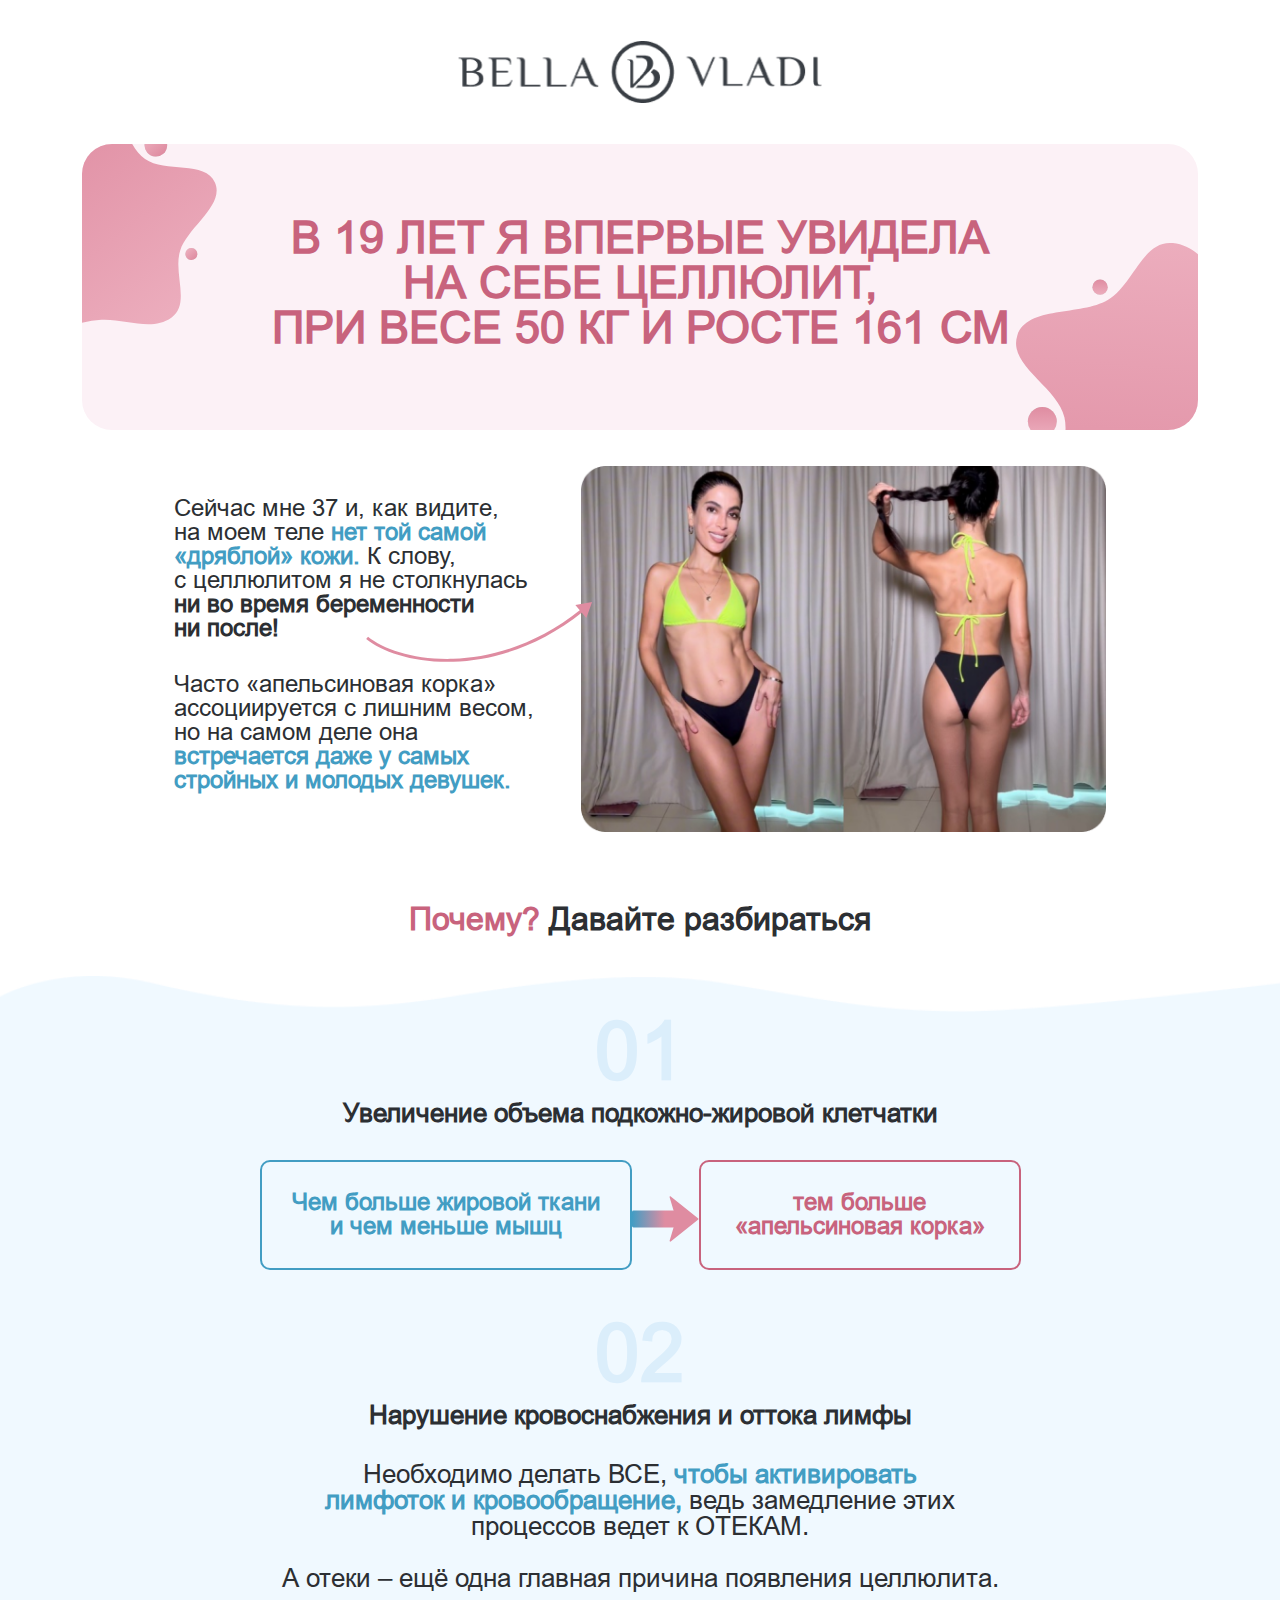
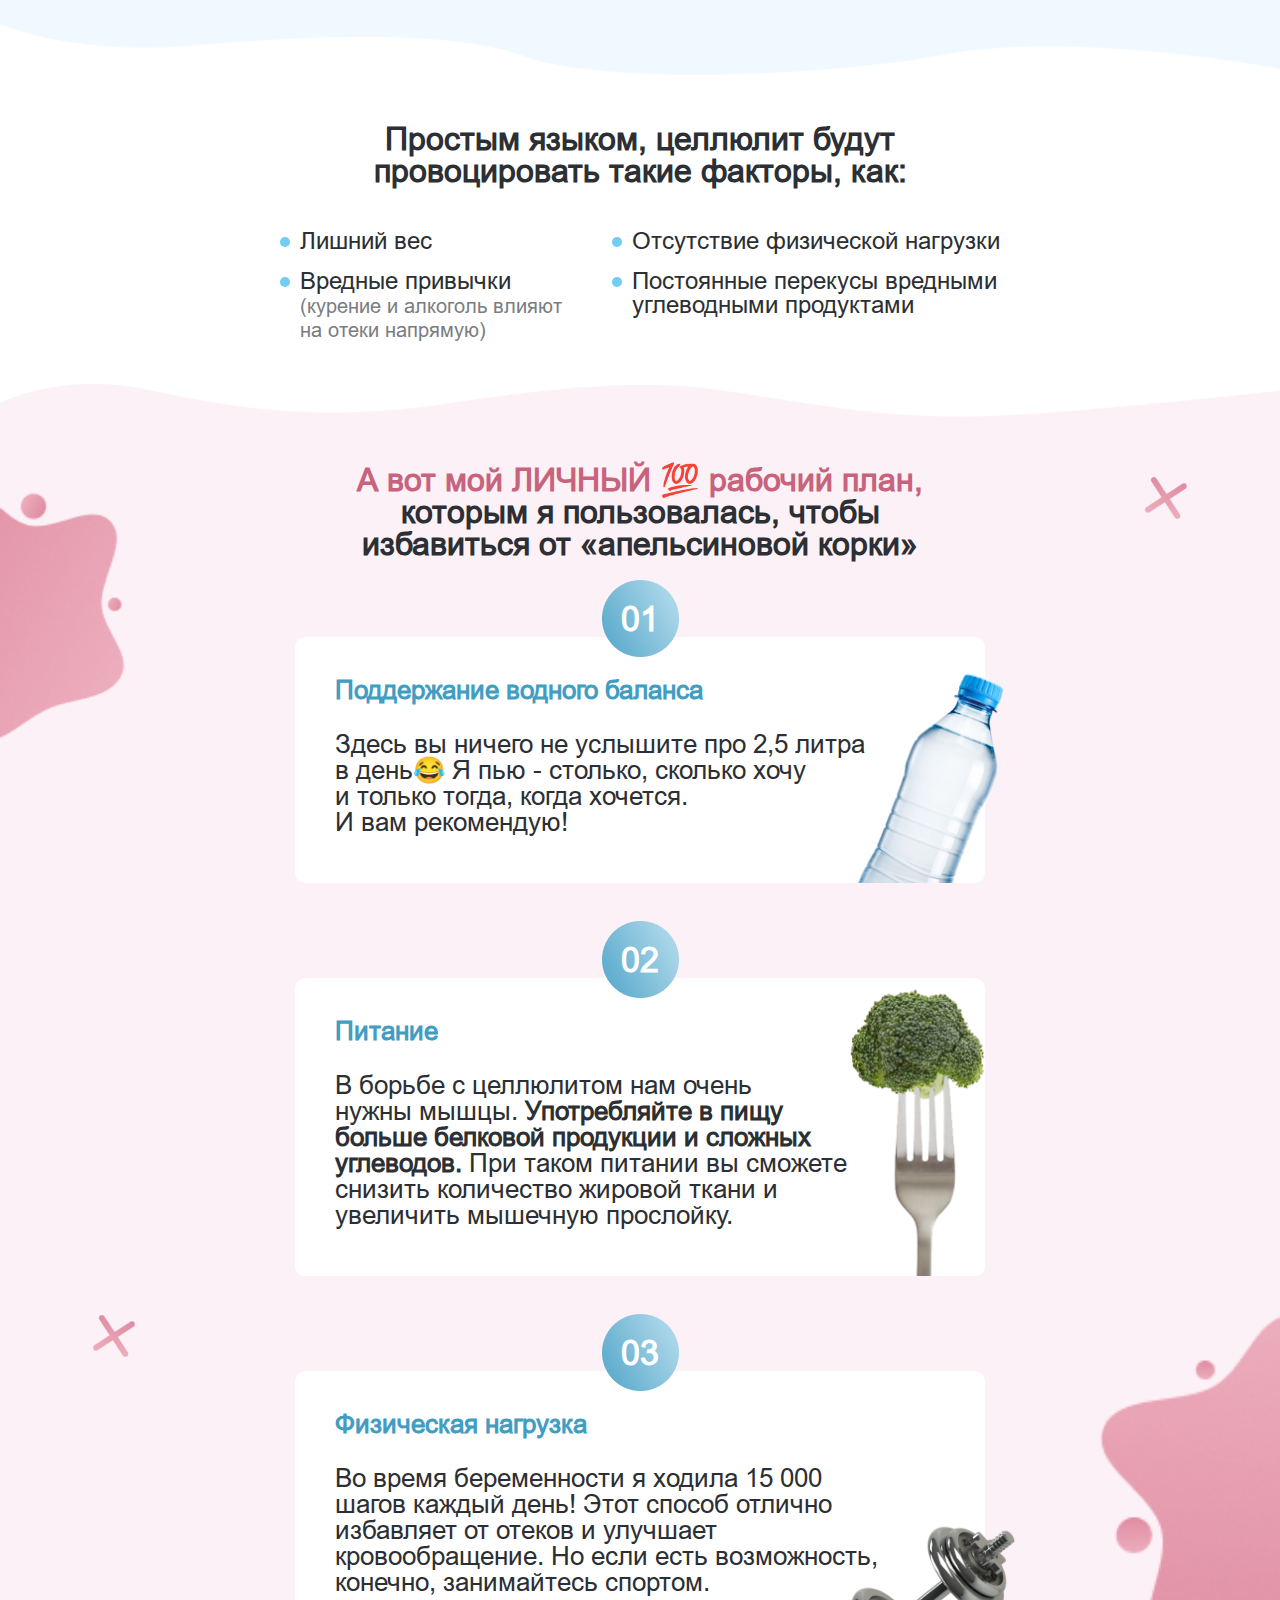
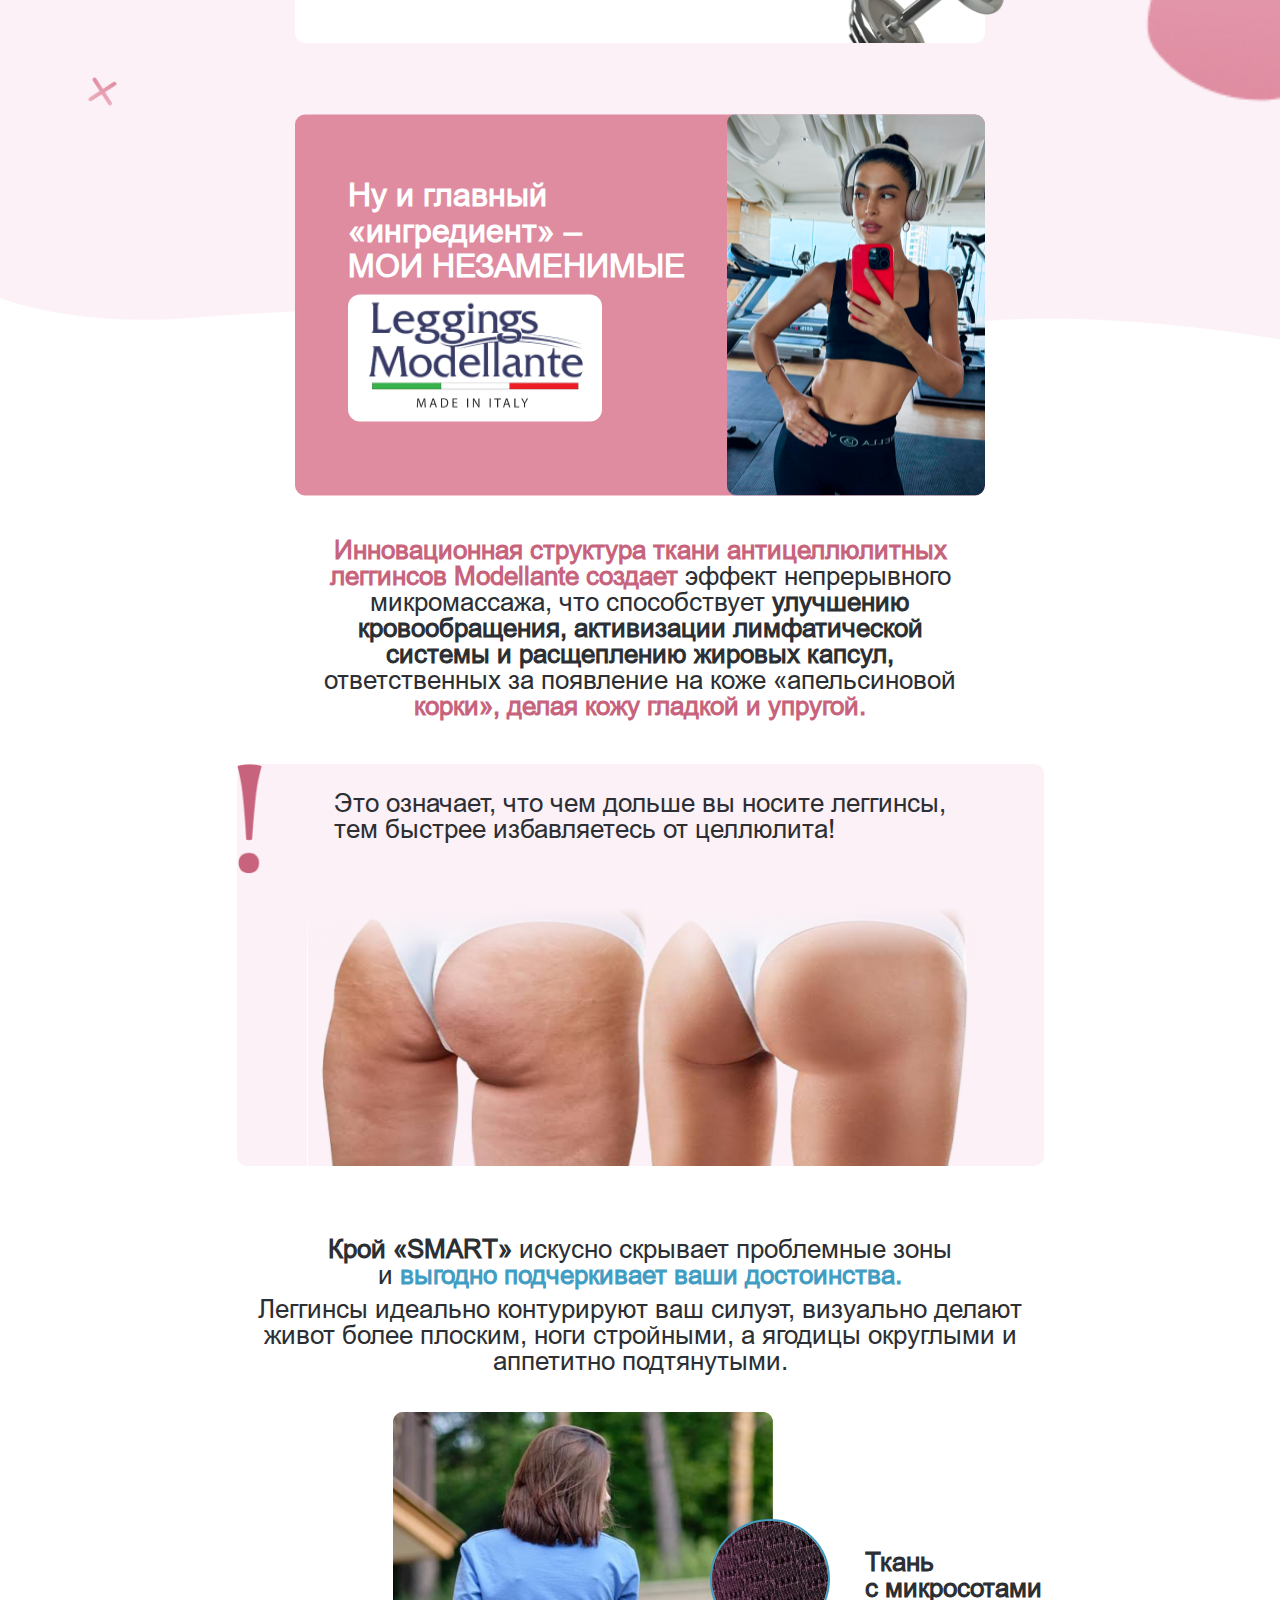
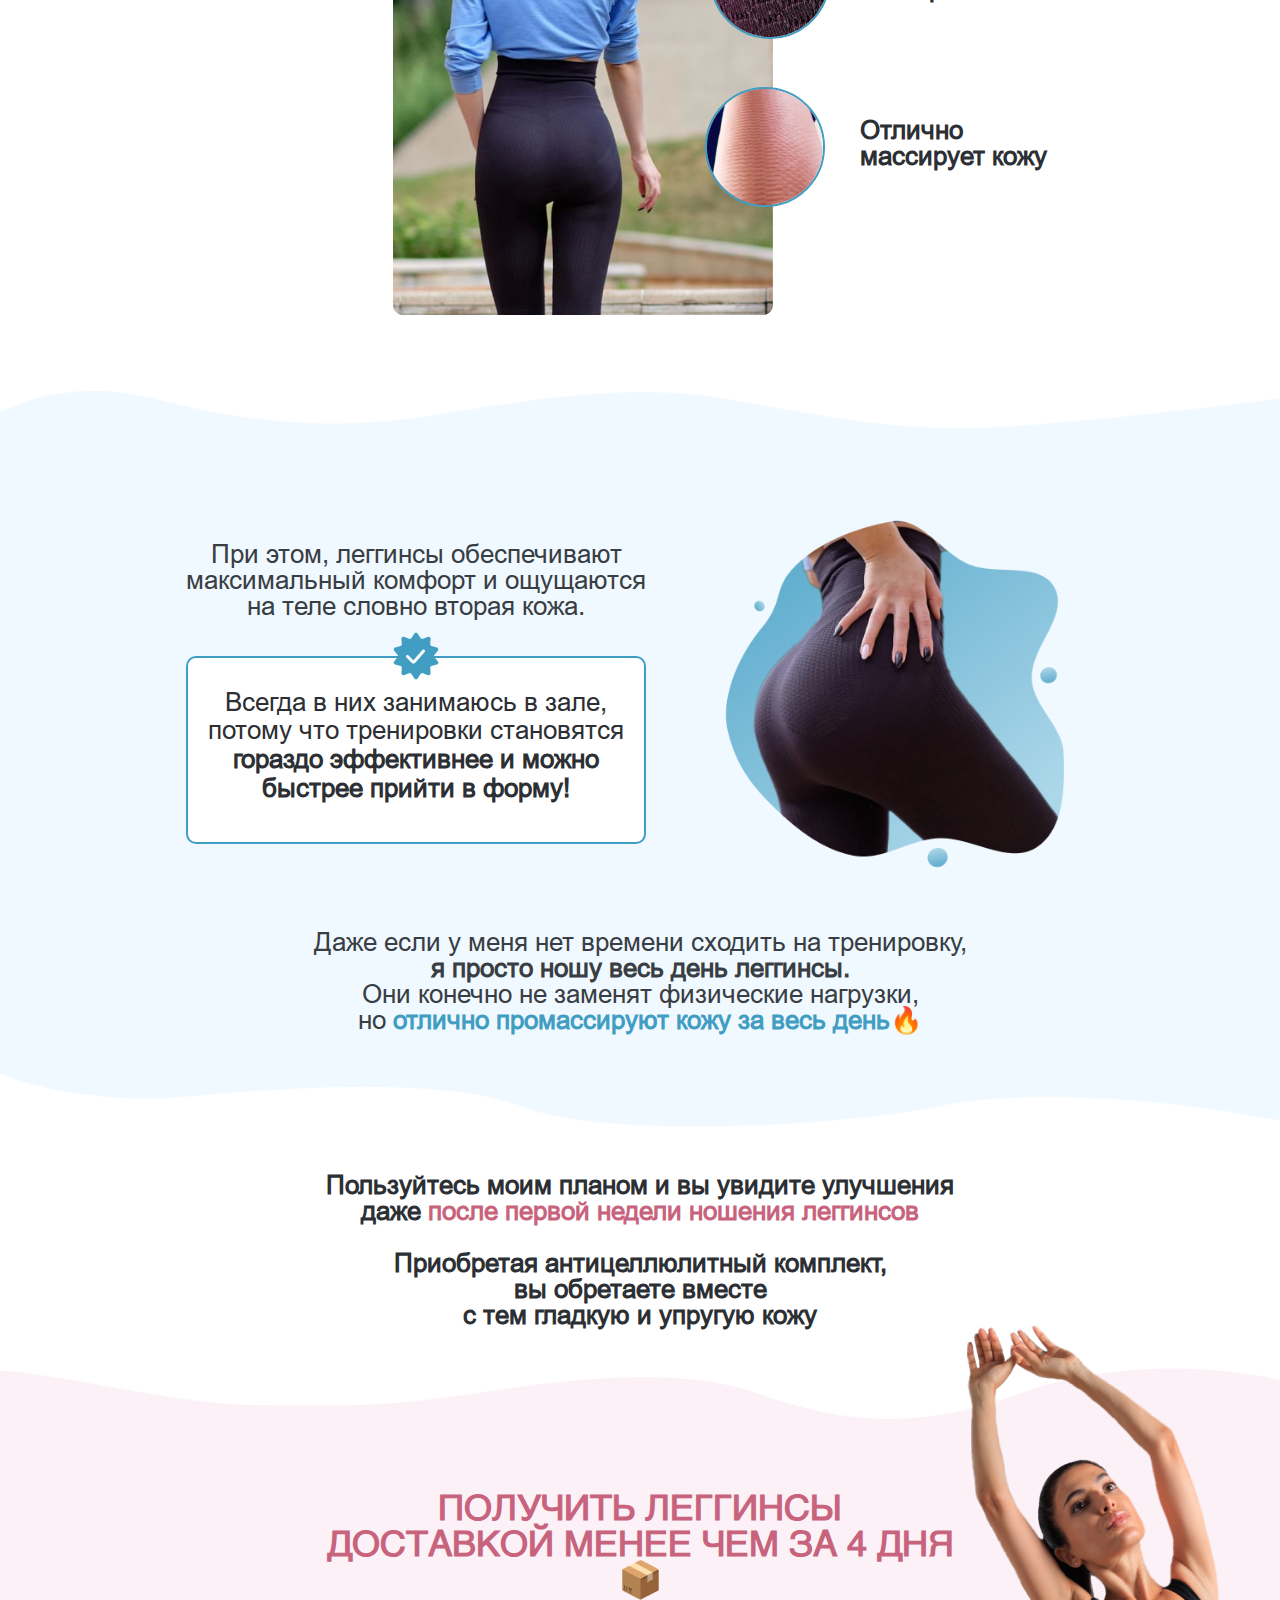
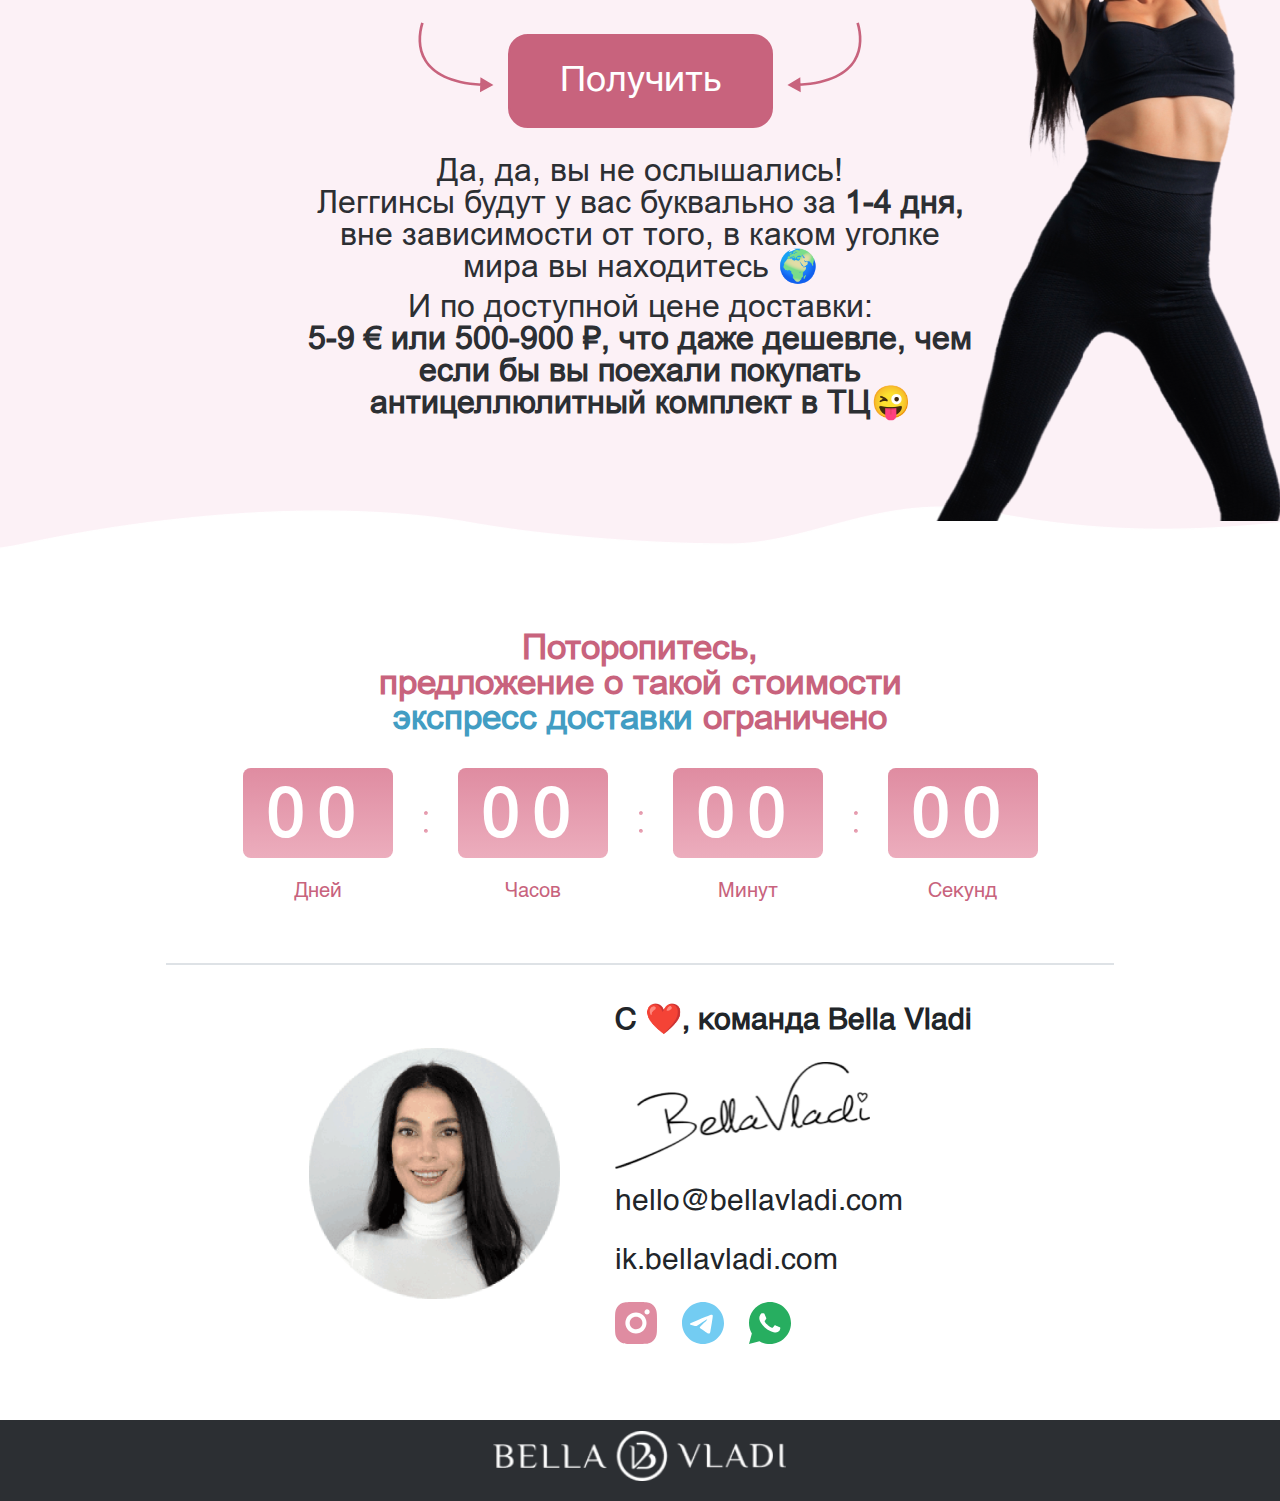
<file: index.html>
<!DOCTYPE html>
<html lang="en">

<head>
  <meta charset="UTF-8" />
  <meta name="viewport" content="width=device-width, initial-scale=1.0" />
  <title>Bella Vladi</title>

  <!-- Bootstrap CDN -->
  <link href="https://cdn.jsdelivr.net/npm/bootstrap@5.3.0/dist/css/bootstrap.min.css" rel="stylesheet" />

  <!-- Custom Css -->
  <link rel="stylesheet" href="assets/css/style.css" />
  <link rel="stylesheet" href="assets/css/responsive.css">
</head>

<body>
  <main>


    <!-- ---------------------Navbar Start -------------------- -->
    <header class="navbar">
      <img src="assets/images/email-one/Logo.png" />
    </header>
    <!-- ---------------------Navbar End-------------------- -->



    <!-- -------------------Home Section Start---------------------- -->
    <section class="home">
      <div class="container">
        <!-- Top -->
        <div class="hero-banner">
          <div class="left-icon">
            <img src="assets/images/email-one/Group 9.svg" alt="" />
          </div>

          <div class="right-icon">
            <img src="assets/images/email-one/Group 8.svg" alt="" />
          </div>

          <h1 class="hero-heading">
          <b>
            В 19 лет я впервые увидела <br />
            на себе целлюлит, <br />
            при весе 50 кг и росте 161 см
          </b>
          </h1>
        </div>

        <!-- Bottom -->
        <div class="hero-bottom">
          <div class="hero-left">
            <h5 class="hero-content">
              Сейчас мне 37 и, как видите,<br />на моем теле<span class="text-blue">
                нет той самой<br />
                «дряблой» кожи. </span>К слову, <br />
              с целлюлитом я не столкнулась<br />
              <b>ни во время беременности<br />ни после!</b>
            </h5>

            <div class="arrow">
              <img src="assets/images/email-one/Стрела.svg" alt="arrow" />
            </div>

            <h5 class="hero-content space">
              Часто «апельсиновая корка» <br />
              ассоциируется с лишним весом, <br />
              но на самом деле она <br />
              <span class="text-blue">встречается даже у самых <br />
                стройных и молодых девушек.</span>
            </h5>
          </div>

          <div class="hero-right">
            <div class="hero-left-img">
              <img src="assets/images/email-one/home-left.png" alt="" />
            </div>
          </div>
        </div>
      </div>
    </section>
    <!-- -------------------Home Section End---------------------- -->


    <!-- -------------------- Title Start--------------------- -->
    <div class="container">
      <h3 class="title">
        <b> <span class="text-pink">Почему?</span> Давайте разбираться</b>
      </h3>
    </div>
    <!-- ----------------------Title End ------------------- -->


    <!-- --------------------Section Two Start--------------------- -->
    <section class="section-two">
      <div class="container">
        <div class="top-part">
          <h1 class="shadow-text title">01</h1>
          <h4 class="title">
            <b>Увеличение объема подкожно-жировой клетчатки</b>
          </h4>

          <div class="top-progress">
            <h5 class="blue-box text-blue">
              Чем больше жировой ткани <br />
              и чем меньше мышц
            </h5>

            <img src="assets/images/email-one/Group 97.svg" />

            <h5 class="pink-boxx text-pink">
              тем больше <br />
              «апельсиновая корка»
            </h5>
          </div>
        </div>

        <div class="bottom-part">
          <h1 class="shadow-text title">02</h1>
          <h4 class="title">
            <b>Нарушение кровоснабжения и оттока лимфы</b>
          </h4>

          <div class="bottom-content title">
            <h4>
              Необходимо делать ВСЕ,
              <span class="text-blue">
                чтобы активировать <br />
                лимфоток и кровообращение,</span>
              ведь замедление этих <br />
              процессов ведет к ОТЕКАМ. <br />
              <br />
              <span class="title">
                А отеки – ещё одна главная причина появления целлюлита.</span>
            </h4>
          </div>
        </div>
      </div>
    </section>
    <!-- -------------------- Section Two End --------------------- -->


    <!-- -------------------- Title Start--------------------- -->
    <div class="container">
      <h3 class="title">
        <b>Простым языком, целлюлит будут <br />
          провоцировать такие факторы, как:</b>
      </h3>
    </div>
    <!-- ----------------------Title End ------------------- -->

    <!-- ---------------------- Section Three Start ------------------- -->
    <section class="list">
      <div class="container">
        <div class="items">
          <div class="left-item">
            <div class="item">
              <div class="round"></div>
              <h5>Лишний вес</h5>
            </div>
            <div class="item">
              <div class="round"></div>
              <h5>
                Вредные привычки <br />
                <span class="note">
                  (курение и алкоголь влияют <br />
                  на отеки напрямую) 
                </span>
              </h5>
            </div>
          </div>

          <div class="right-item">
            <div class="item">
              <div class="round"></div>
              <h5>Отсутствие физической нагрузки</h5>
            </div>

            <div class="item">
              <div class="round"></div>
              <h5>
                Постоянные перекусы вредными <br />
                углеводными продуктами
              </h5>
            </div>
          </div>
        </div>
      </div>
    </section>
    <!-- --------------------- Section Three End  -------------------- -->


    <!-- -------------------- Section Four Start--------------------- -->

    <section class="section-four">
      <div class="container">
        <!-- Title -->
        <h3 class="title-four title">
          <b><span class="text-pink">А вот мой ЛИЧНЫЙ 💯 рабочий план, </span>
            <br />
            которым я пользовалась, чтобы <br />
            избавиться от «апельсиновой корки»</b>
        </h3>

        <div class="star-one">
          <img src="assets/images/email-one/star-1.png" alt="">
        </div>

        <div class="star-two">
          <img src="assets/images/email-one/star-2.png" alt="">
        </div>

        <!-- Box 1 -->

        <div class="boxes">
          <div class="number-plate">
            <span class="num">01</span>
          </div>

          <div class="box-items">
            <div class="box-left">
              <h4 class="text-blue">Поддержание водного баланса</h4>

              <h4 class="box-details">
                Здесь вы ничего не услышите про 2,5 литра <br> в день😂 Я пью -
                столько, сколько хочу<br> и только тогда, когда хочется. <br> И вам
                рекомендую!
              </h4>
            </div>

            <div class="box-right">
              <img src="assets/images/email-one/Rectangle 1884.png" alt="" />
            </div>
          </div>
        </div>

        <!-- Box 2 -->

        <div class="boxes">
          <div class="number-plate">
            <span class="num">02</span>
          </div>

          <div class="box-items">
            <div class="box-left">
              <h4 class="text-blue">Питание</h4>

              <h4 class="box-details">
                В борьбе с целлюлитом нам очень <br> нужны мышцы. <b> Употребляйте в пищу <br> больше белковой продукции
                  и сложных <br> углеводов. </b> При таком питании вы сможете <br> снизить количество жировой ткани и
                <br> увеличить мышечную прослойку.
              </h4>
            </div>

            <div class="box-right box-two">
              <img src="assets/images/email-one/box-2.png" alt="" />
            </div>
          </div>
        </div>

        <div class="star-three">
          <img src="assets/images/email-one/star-2.png" alt="">
        </div>

        <div class="star-four">
          <img src="assets/images/email-one/star-4.png" alt="">
        </div>


        <!-- Box 3 -->

        <div class="boxes">
          <div class="number-plate">
            <span class="num">03</span>
          </div>

          <div class="box-items">
            <div class="box-left">
              <h4 class="text-blue">Физическая нагрузка</h4>

              <h4 class="box-details">
                Во время беременности я ходила 15 000 <br> шагов каждый день! Этот способ отлично <br> избавляет от
                отеков и улучшает <br> кровообращение. Но если есть возможность, <br> конечно, занимайтесь спортом.
              </h4>
            </div>

            <div class="box-right box-three">
              <img src="assets/images/email-one/box-3.png" alt="" />
            </div>
          </div>
        </div>

        <div class="star-five">
          <img src="assets/images/email-one/star-2.png" alt="">
        </div>
      </div>
    </section>
    <!-- -------------------- Section Four END--------------------- -->



    <!-- ------------------- Color Plate Start---------------------- -->
    <section class="color-plate">
      <div class="container">
        <div class="color-box">
          <div class="left-plate">
            <h3 class="plate-content">
              <b>Ну и главный «ингредиент» – <br> <span class="uppercase">
                  мои незаменимые</b>
              </span>
            </h3>

            <div class="brand-logo">
              <img class="logo-one" src="assets/images/email-one/Leggings Modellante Logo 1.png"
                alt="Leggings Modellante ">
              <img class="logo-two" src="assets/images/email-one/BV-logo-made-in-italy PNG2.png" alt="BV">
            </div>
          </div>

          <div class="right-plate">
            <img src="assets/images/email-one/color-plate-right-img.png" alt="">
          </div>
        </div>
      </div>
    </section>
    <!-- -------------------- Color Plate End --------------------- -->



    <!-- -------------------- Title Start--------------------- -->
    <div class="container">
      <h4 class="title">
        <span class="text-pink">Инновационная структура ткани антицеллюлитных <br> леггинсов Modellante cоздает</span>
        эффект непрерывного <br> микромассажа, что способствует <b>улучшению <br> кровообращения, активизации
          лимфатической <br> системы и расщеплению жировых капсул,</b> <br> ответственных за появление на коже
        «апельсиновой <br> <span class="text-pink">корки», делая кожу гладкой и упругой.</span>
      </h4>
    </div>
    <!-- ----------------------Title End ------------------- -->


    <!-- ------------------- Section Five Start ---------------------- -->
    <section class="section-five">
      <div class="container">
        <div class="section-five-box">
          <div class="exc-mark">
            <img src="assets/images/email-one/!.png" alt="">
          </div>

          <div class="section-five-content">
            <div class="top-content">
              <h4>
                Это означает, что чем дольше вы носите леггинсы, <br> тем быстрее избавляетесь от целлюлита!
              </h4>

              <img src="assets/images/email-one/section-five-img.png" alt="">
            </div>
          </div>
        </div>
      </div>
    </section>
    <!-- ----------------------Section Five End------------------- -->


    <!-- -------------------- Title Start--------------------- -->
    <div class="container">
      <h4 class="title">
        <b>Крой «SMART»</b> искусно скрывает проблемные зоны <br> и <span class="text-blue">
          выгодно подчеркивает ваши достоинства.
        </span>
      </h4>

      <h4 class="title">
        Леггинсы идеально контурируют ваш силуэт, визуально делают <br> живот более плоским, ноги стройными, а ягодицы
        округлыми и <br> аппетитно подтянутыми.
      </h4>
    </div>
    <!-- ----------------------Title End ------------------- -->


    <!-- ------------------- Section Six Start ---------------------- -->

    <section class="section-six">
      <div class="container">
        <div class="section-six-content">
          <div class="left-content">
            <img src="assets/images/email-one/section-six-image.png" alt="">
          </div>

          <div class="right-content">
            <div class="highlight h-one">
              <img src="assets/images/email-one/highlight-1.png" alt="">
              <h4><b>Ткань <br> с микросотами</b></h4>
            </div>

            <br><br>

            <div class="highlight h-two">
              <img src="assets/images/email-one/highlight-2.png" alt="">
              <h4><b>Отлично <br> массирует кожу</b></h4>
            </div>
          </div>
        </div>
      </div>
    </section>

    <!-- ----------------------Section Six End------------------- -->



    <!-- --------------------Section Seven Start--------------------- -->
    <section class="section-seven">
      <div class="container">
        <div class="section-seven-content">
          <div class="content-top">
            <div class="content-left">
              <h4 class="text">
                При этом, леггинсы обеспечивают <br> максимальный комфорт и ощущаются <br> на теле словно вторая кожа.
              </h4>

              <div class="blue-icon">
                <img src="assets/images/email-one/blue-icon.png" alt="">

                <h4 class="white-box">
                  Всегда в них занимаюсь в зале, <br> потому что тренировки становятся <br><b> гораздо эффективнее и
                    можно <br> быстрее прийти в форму!</b>
                </h4>
              </div>
            </div>

            <div class="content-right">
              <img src="assets/images/email-one/Мясников.png" alt="">
            </div>
          </div>


          <div class="content-bottom">
            <h4 class="text">
              Даже если у меня нет времени сходить на тренировку, <br> <b>я просто ношу весь день леггинсы.</b> <br> Они
              конечно не заменят физические нагрузки, <br> но <span class="text-blue">отлично промассируют кожу за весь
                день</span>🔥
            </h4>
          </div>
        </div>
      </div>
    </section>
    <!-- -------------------- Section Seven End --------------------- -->


    <!-- -------------------- Title Start--------------------- -->
    <div class="container">
      <h4 class="title">
        <b>
          Пользуйтесь моим планом и вы увидите улучшения <br> даже <span class="text-pink">после первой недели ношения
            леггинсов️</span> <br><br> Приобретая антицеллюлитный комплект, <br> вы обретаете вместе <br> с тем гладкую
          и упругую кожу
        </b>
      </h4>
    </div>
    <!-- ----------------------Title End ------------------- -->



    <!-- ------------------- Section Eight Start ---------------------- -->
    <section class="section-eight">

      <div class="right-img"></div>

      <div class="container">
        <div class="section-eight-content">
          <div class="left-content">
            <div class="content-title">
              <h1 class="title">
                ПОЛУЧИТЬ ЛЕГГИНСЫ <br>
                ДОСТАВКОЙ МЕНЕЕ ЧЕМ ЗА 4 ДНЯ 📦
              </h1>
            </div>
            <div class="button">
              <img src="assets/images/email-one/Left arrow.svg" alt="">

              <button>Получить</button>

              <img src="assets/images/email-one/Right arrow.svg" alt="">
            </div>


            <h3 class="title">
              Да, да, вы не ослышались! <br> Леггинсы будут у вас буквально за <b>1-4 дня,</b> <br> вне зависимости от
              того, в каком уголке <br> мира вы находитесь 🌍
            </h3>

            <h3 class="title">
              И по доступной цене доставки: <br> <b>5-9 € или 500-900 ₽, что даже дешевле, чем если бы вы поехали
                покупать антицеллюлитный комплект в ТЦ😜</b>
            </h3>

          </div>
        </div>
      </div>
    </section>
    <!-- ------------------- Section Eight End ---------------------- -->




    <!-- ------------------- Section Nine Start ---------------------- -->

    <section class="section-nine">
      <div class="container">
        <div class="section-nine-content">
          <div class="title">
            <h2>
               <b><span class="text-pink">Поторопитесь, <br> предложение о такой стоимости<br> <span
                  class="text-blue">экспресс доставки</span> ограничено </span> </b> </h2>
          </div>


          <div class="time-content">
            <div style="display: none;" id="end-date"></div>

            <div class="time">
              <input type="text" readonly value="00">
              <br />
              <label for="">Дней</label>
            </div>

            <div class="colon">
              <img src="assets/images/email-one/colon.png" alt="">
            </div>

            <div class="time">
              <input type="text" readonly value="00">
              <br />
              <label for="">Часов</label>
            </div>

            <div class="colon">
              <img src="assets/images/email-one/colon.png" alt="">
            </div>

            <div class="time">
              <input type="text" readonly value="00">
              <br />
              <label for="">Минут</label>
            </div>

            <div class="colon">
              <img src="assets/images/email-one/colon.png" alt="">
            </div>

            <div class="time">
              <input type="text" readonly value="00">
              <br />
              <label for="">Секунд</label>
            </div>

          </div>

        </div>
      </div>
    </section>

    <!-- ----------------------Section Nine End------------------- -->



    <!-- ----------------------About Section Start------------------- -->

    <section class="about-me">
      <div class="container">
        <div class="border"></div>

        <div class="about-content">
          <div class="my-img">
            <img src="assets/images/email-one/image 3.png" alt="">
          </div>


          <div class="details">
            <h6 class="name"><b>С ❤️, команда Bella Vladi</b></h6>

            <img src="assets/images/email-one/signature.png" alt="">

            <h6 class="mail">hello@bellavladi.com</h6>
            <h6 class="mail">ik.bellavladi.com</h6>


            <div class="social-icon">
              <a href="">
                <svg xmlns="http://www.w3.org/2000/svg" width="42" height="42" viewBox="0 0 42 42" fill="none">
                  <path
                    d="M23.1592 0.00258374C24.6916 -0.00329652 26.224 0.0121046 27.756 0.0487823L28.1634 0.0634818C28.6337 0.0802812 29.0978 0.10128 29.6585 0.12648C31.8928 0.231476 33.4174 0.584264 34.755 1.10295C36.141 1.63633 37.3085 2.3587 38.4761 3.52626C39.5436 4.5754 40.3699 5.84447 40.8973 7.24524C41.416 8.58289 41.7688 10.1095 41.8738 12.3439C41.899 12.9024 41.92 13.3686 41.9368 13.839L41.9494 14.2464C41.9867 15.7777 42.0028 17.3093 41.9977 18.841L41.9998 20.4076V23.1585C42.005 24.6909 41.9889 26.2233 41.9515 27.7552L41.9389 28.1626C41.9221 28.633 41.9011 29.0971 41.8759 29.6578C41.7709 31.8921 41.4139 33.4166 40.8973 34.7543C40.3716 36.1566 39.5452 37.4267 38.4761 38.4754C37.4261 39.5428 36.1563 40.369 34.755 40.8966C33.4174 41.4153 31.8928 41.7681 29.6585 41.8731C29.0978 41.8983 28.6337 41.9193 28.1634 41.9361L27.756 41.9487C26.224 41.986 24.6916 42.0021 23.1592 41.997L21.5927 41.9991H18.8439C17.3115 42.0042 15.7791 41.9881 14.2471 41.9508L13.8397 41.9382C13.3412 41.9201 12.8428 41.8991 12.3446 41.8752C10.1103 41.7702 8.58572 41.4132 7.24596 40.8966C5.84465 40.3702 4.57535 39.5439 3.52699 38.4754C2.45822 37.426 1.63123 36.1561 1.10367 34.7543C0.584992 33.4166 0.232204 31.8921 0.127207 29.6578C0.10382 29.1595 0.0828207 28.6611 0.0642095 28.1626L0.0537101 27.7552C0.0149949 26.2233 -0.00250636 24.6909 0.00121166 23.1585V18.841C-0.00464917 17.3094 0.0107519 15.7777 0.0474102 14.2464L0.0621097 13.839C0.0789091 13.3686 0.0999083 12.9024 0.125107 12.3439C0.230104 10.1074 0.582892 8.58499 1.10157 7.24524C1.62944 5.84379 2.45805 4.57506 3.52909 3.52836C4.57673 2.45898 5.84523 1.63123 7.24596 1.10295C8.58572 0.584264 10.1082 0.231476 12.3446 0.12648L13.8397 0.0634818L14.2471 0.0529824C15.7784 0.0142866 17.3101 -0.00321468 18.8418 0.000483966L23.1592 0.00258374ZM21.0005 10.5022C19.6093 10.4826 18.2281 10.7396 16.9371 11.2583C15.6461 11.7771 14.4711 12.5473 13.4803 13.5241C12.4896 14.501 11.7029 15.665 11.1659 16.9485C10.6289 18.232 10.3524 19.6095 10.3524 21.0008C10.3524 22.3921 10.6289 23.7696 11.1659 25.0531C11.7029 26.3367 12.4896 27.5007 13.4803 28.4775C14.4711 29.4543 15.6461 30.2245 16.9371 30.7433C18.2281 31.2621 19.6093 31.5191 21.0005 31.4994C23.7852 31.4994 26.4558 30.3932 28.4249 28.4241C30.3939 26.4551 31.5001 23.7844 31.5001 20.9998C31.5001 18.2151 30.3939 15.5445 28.4249 13.5754C26.4558 11.6063 23.7852 10.5022 21.0005 10.5022ZM21.0005 14.7021C21.8373 14.6867 22.6689 14.8382 23.4465 15.1477C24.2241 15.4573 24.9323 15.9187 25.5296 16.505C26.1269 17.0913 26.6014 17.7907 26.9253 18.5625C27.2493 19.3342 27.4162 20.1628 27.4163 20.9998C27.4165 21.8367 27.2498 22.6653 26.9261 23.4372C26.6024 24.209 26.1282 24.9087 25.5311 25.4952C24.934 26.0817 24.226 26.5433 23.4484 26.8531C22.6709 27.1629 21.8394 27.3147 21.0026 27.2996C19.3318 27.2996 17.7294 26.6358 16.548 25.4544C15.3665 24.273 14.7028 22.6706 14.7028 20.9998C14.7028 19.329 15.3665 17.7266 16.548 16.5451C17.7294 15.3637 19.3318 14.7 21.0026 14.7L21.0005 14.7021ZM32.0251 7.35233C31.3477 7.37945 30.707 7.66764 30.2373 8.15655C29.7675 8.64545 29.5052 9.29715 29.5052 9.97514C29.5052 10.6531 29.7675 11.3048 30.2373 11.7937C30.707 12.2826 31.3477 12.5708 32.0251 12.598C32.7213 12.598 33.389 12.3214 33.8812 11.8291C34.3735 11.3369 34.65 10.6692 34.65 9.97304C34.65 9.27688 34.3735 8.60922 33.8812 8.11695C33.389 7.62469 32.7213 7.34813 32.0251 7.34813V7.35233Z"
                    fill="#DF8CA1" />
                </svg>
              </a>

              <a href="">
                <svg xmlns="http://www.w3.org/2000/svg" width="45" height="45" viewBox="0 0 45 45" fill="none">
                  <path
                    d="M22.5 0C10.08 0 0 10.08 0 22.5C0 34.92 10.08 45 22.5 45C34.92 45 45 34.92 45 22.5C45 10.08 34.92 0 22.5 0ZM32.94 15.3C32.6025 18.855 31.14 27.495 30.3975 31.4775C30.0825 33.165 29.4525 33.7275 28.8675 33.795C27.5625 33.9075 26.5725 32.94 25.3125 32.1075C23.3325 30.8025 22.2075 29.9925 20.295 28.7325C18.0675 27.27 19.5075 26.46 20.79 25.155C21.1275 24.8175 26.8875 19.575 27 19.1025C27.0156 19.0309 27.0135 18.9566 26.9939 18.8861C26.9743 18.8155 26.9378 18.7508 26.8875 18.6975C26.7525 18.585 26.5725 18.63 26.415 18.6525C26.2125 18.6975 23.0625 20.79 16.92 24.93C16.02 25.5375 15.21 25.8525 14.49 25.83C13.68 25.8075 12.15 25.38 11.0025 24.9975C9.585 24.5475 8.4825 24.3 8.5725 23.5125C8.6175 23.1075 9.18 22.7025 10.2375 22.275C16.8075 19.4175 21.1725 17.5275 23.355 16.6275C29.61 14.0175 30.8925 13.5675 31.7475 13.5675C31.9275 13.5675 32.355 13.6125 32.625 13.8375C32.85 14.0175 32.9175 14.265 32.94 14.445C32.9175 14.58 32.9625 14.985 32.94 15.3Z"
                    fill="#73CCF2" />
                </svg>
              </a>

              <a href="">
                <svg xmlns="http://www.w3.org/2000/svg" width="45" height="45" viewBox="0 0 45 45" fill="none">
                  <path
                    d="M22.5 0C34.9268 0 45 10.0732 45 22.5C45 34.9267 34.9268 45 22.5 45C18.5238 45.0064 14.6175 43.9541 11.1825 41.9512L0.00903165 45L3.05103 33.822C1.04649 30.3859 -0.00661134 26.478 3.12305e-05 22.5C3.12305e-05 10.0732 10.0733 0 22.5 0ZM14.832 11.925L14.382 11.943C14.0907 11.9607 13.806 12.0373 13.545 12.168C13.3009 12.3062 13.0781 12.479 12.8835 12.681C12.6135 12.9352 12.4605 13.1557 12.2963 13.3695C11.464 14.4515 11.016 15.7799 11.0228 17.145C11.0273 18.2475 11.3153 19.3207 11.7653 20.3242C12.6855 22.3537 14.1998 24.5025 16.1978 26.4937C16.6793 26.973 17.1518 27.4545 17.6603 27.9022C20.1429 30.088 23.1013 31.6643 26.3003 32.5057L27.5783 32.7015C27.9945 32.724 28.4108 32.6925 28.8293 32.6722C29.4845 32.6384 30.1244 32.461 30.7035 32.1525C30.9982 32.0007 31.2857 31.8355 31.5653 31.6575C31.5653 31.6575 31.662 31.5945 31.8465 31.455C32.1503 31.23 32.337 31.0702 32.589 30.807C32.7758 30.6135 32.9378 30.3862 33.0615 30.1275C33.237 29.7607 33.4125 29.061 33.4845 28.4782C33.5385 28.0327 33.5228 27.7897 33.516 27.639C33.507 27.3982 33.3068 27.1485 33.0885 27.0427L31.779 26.4555C31.779 26.4555 29.8215 25.6027 28.6245 25.0582C28.4993 25.0035 28.365 24.9723 28.2285 24.966C28.0746 24.9502 27.919 24.9675 27.7723 25.0168C27.6256 25.0661 27.4912 25.1462 27.378 25.2517C27.3668 25.2472 27.216 25.3755 25.5893 27.3465C25.4959 27.4719 25.3673 27.5668 25.2198 27.6189C25.0724 27.6709 24.9127 27.678 24.7613 27.639C24.6147 27.5997 24.4711 27.5501 24.3315 27.4905C24.0525 27.3735 23.9558 27.3285 23.7645 27.2475C22.4732 26.684 21.2776 25.9226 20.2208 24.9907C19.9373 24.7432 19.674 24.4732 19.404 24.2122C18.5188 23.3645 17.7474 22.4055 17.109 21.3592L16.9763 21.1455C16.8809 21.0019 16.8038 20.8469 16.7468 20.6842C16.6613 20.3535 16.884 20.088 16.884 20.088C16.884 20.088 17.4308 19.4895 17.685 19.1655C17.9325 18.8505 18.1418 18.5445 18.2768 18.3262C18.5423 17.8987 18.6255 17.46 18.486 17.1202C17.856 15.5812 17.2035 14.049 16.533 12.528C16.4003 12.2265 16.0065 12.0105 15.6488 11.9677C15.5273 11.9542 15.4058 11.9407 15.2843 11.9317C14.9821 11.9167 14.6793 11.9197 14.3775 11.9407L14.8298 11.9227L14.832 11.925Z"
                    fill="#27AE60" />
                </svg>
              </a>
            </div>

          </div>
        </div>
      </div>
    </section>

    <!-- ----------------------About Section End------------------- -->

    <!-- ----------------------Footer Start------------------- -->

    <footer class="footer">
      <div class="container">
        <div class="footer-logo">
          <img src="assets/images/email-one/footer-img.png" alt="">
        </div>
      </div>
    </footer>

    <!-- ----------------------Footer End------------------- -->



  </main>

  <!-- JS File -->
  <script src="assets/js/main.js"></script>
</body>

</html>
</file>
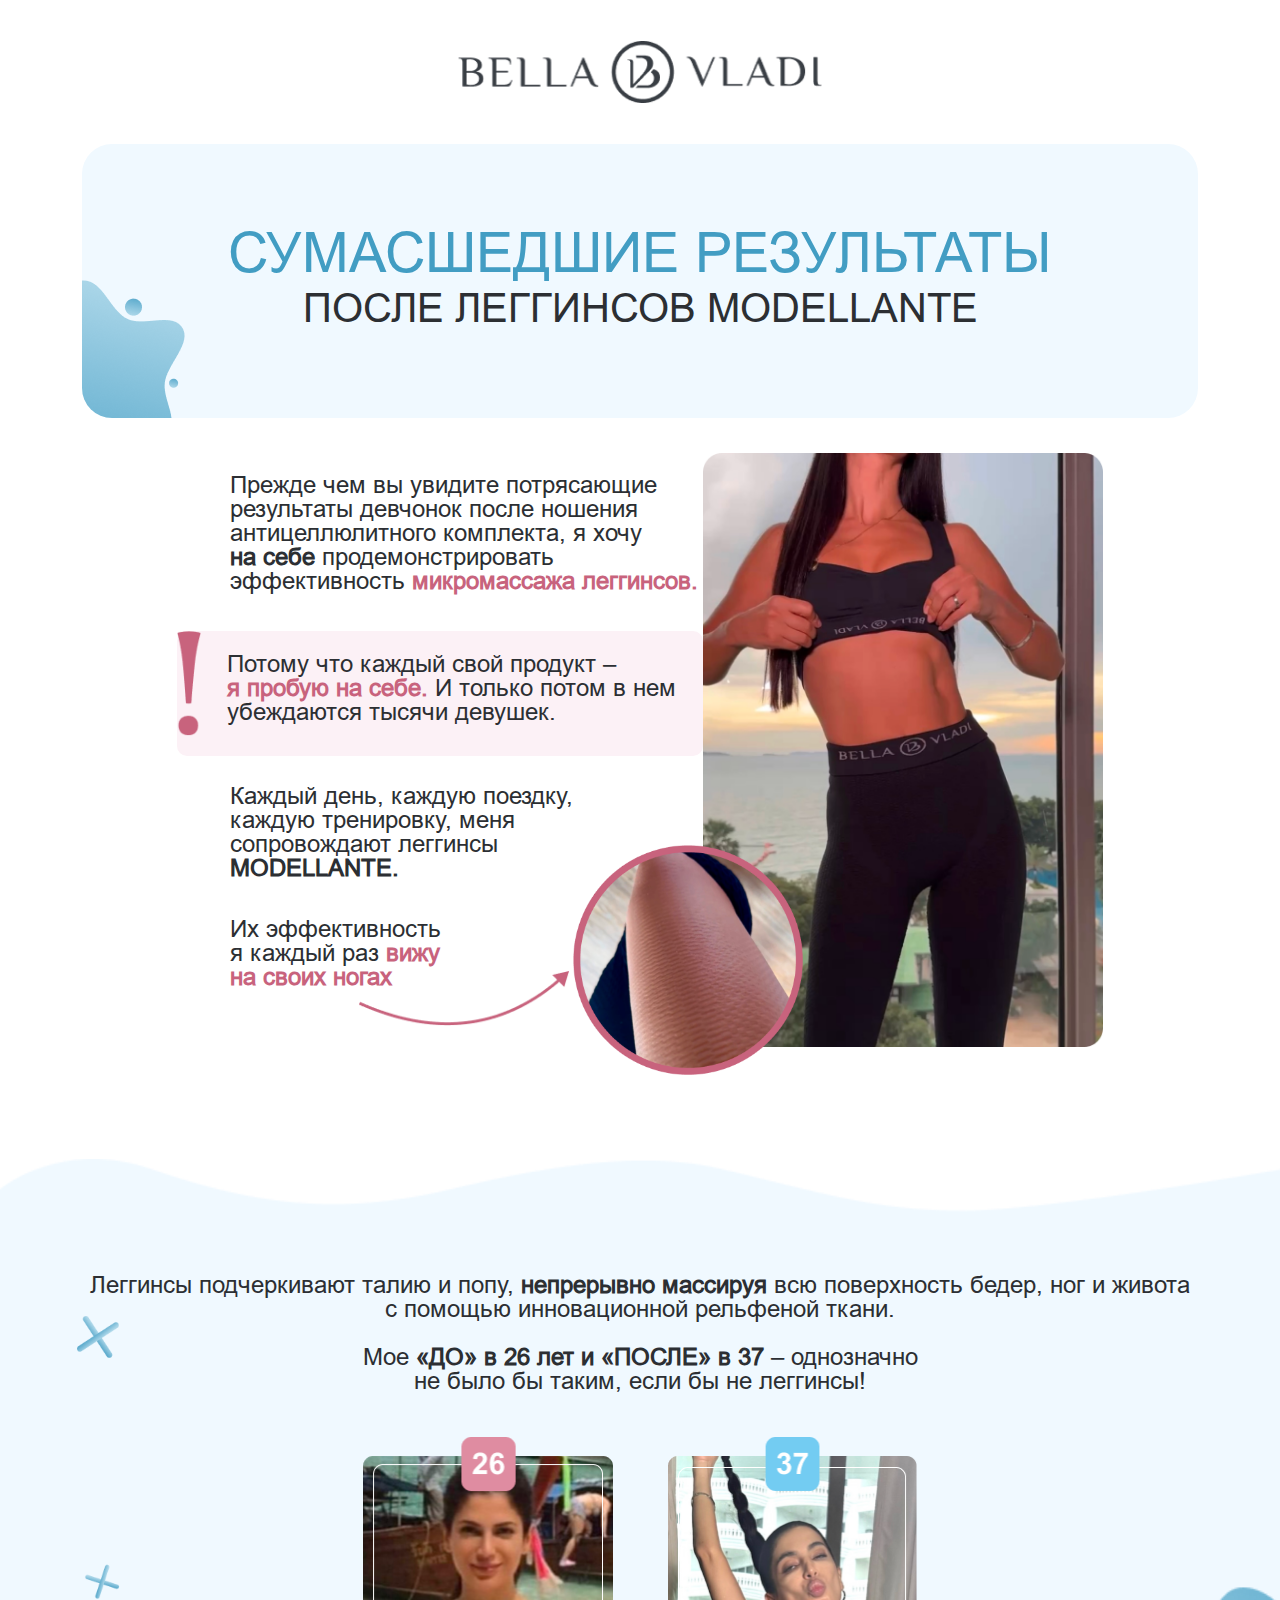
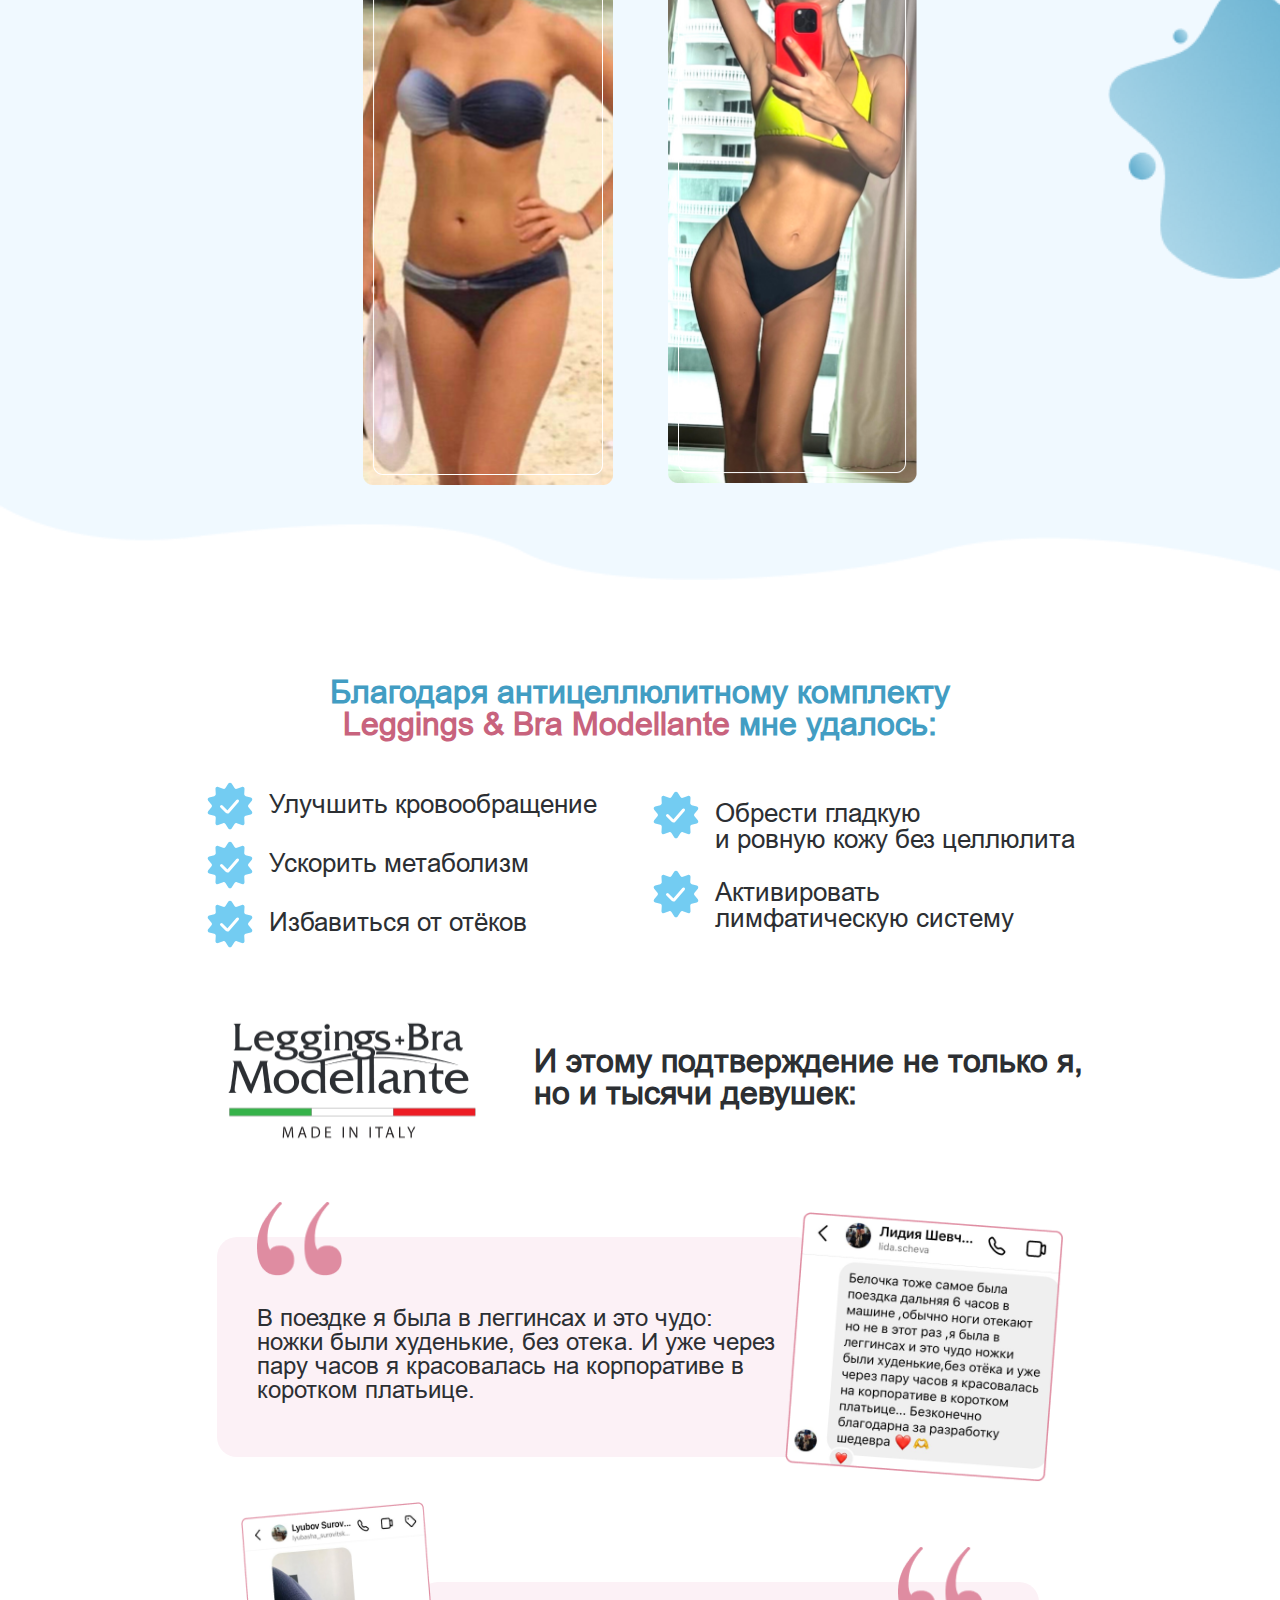
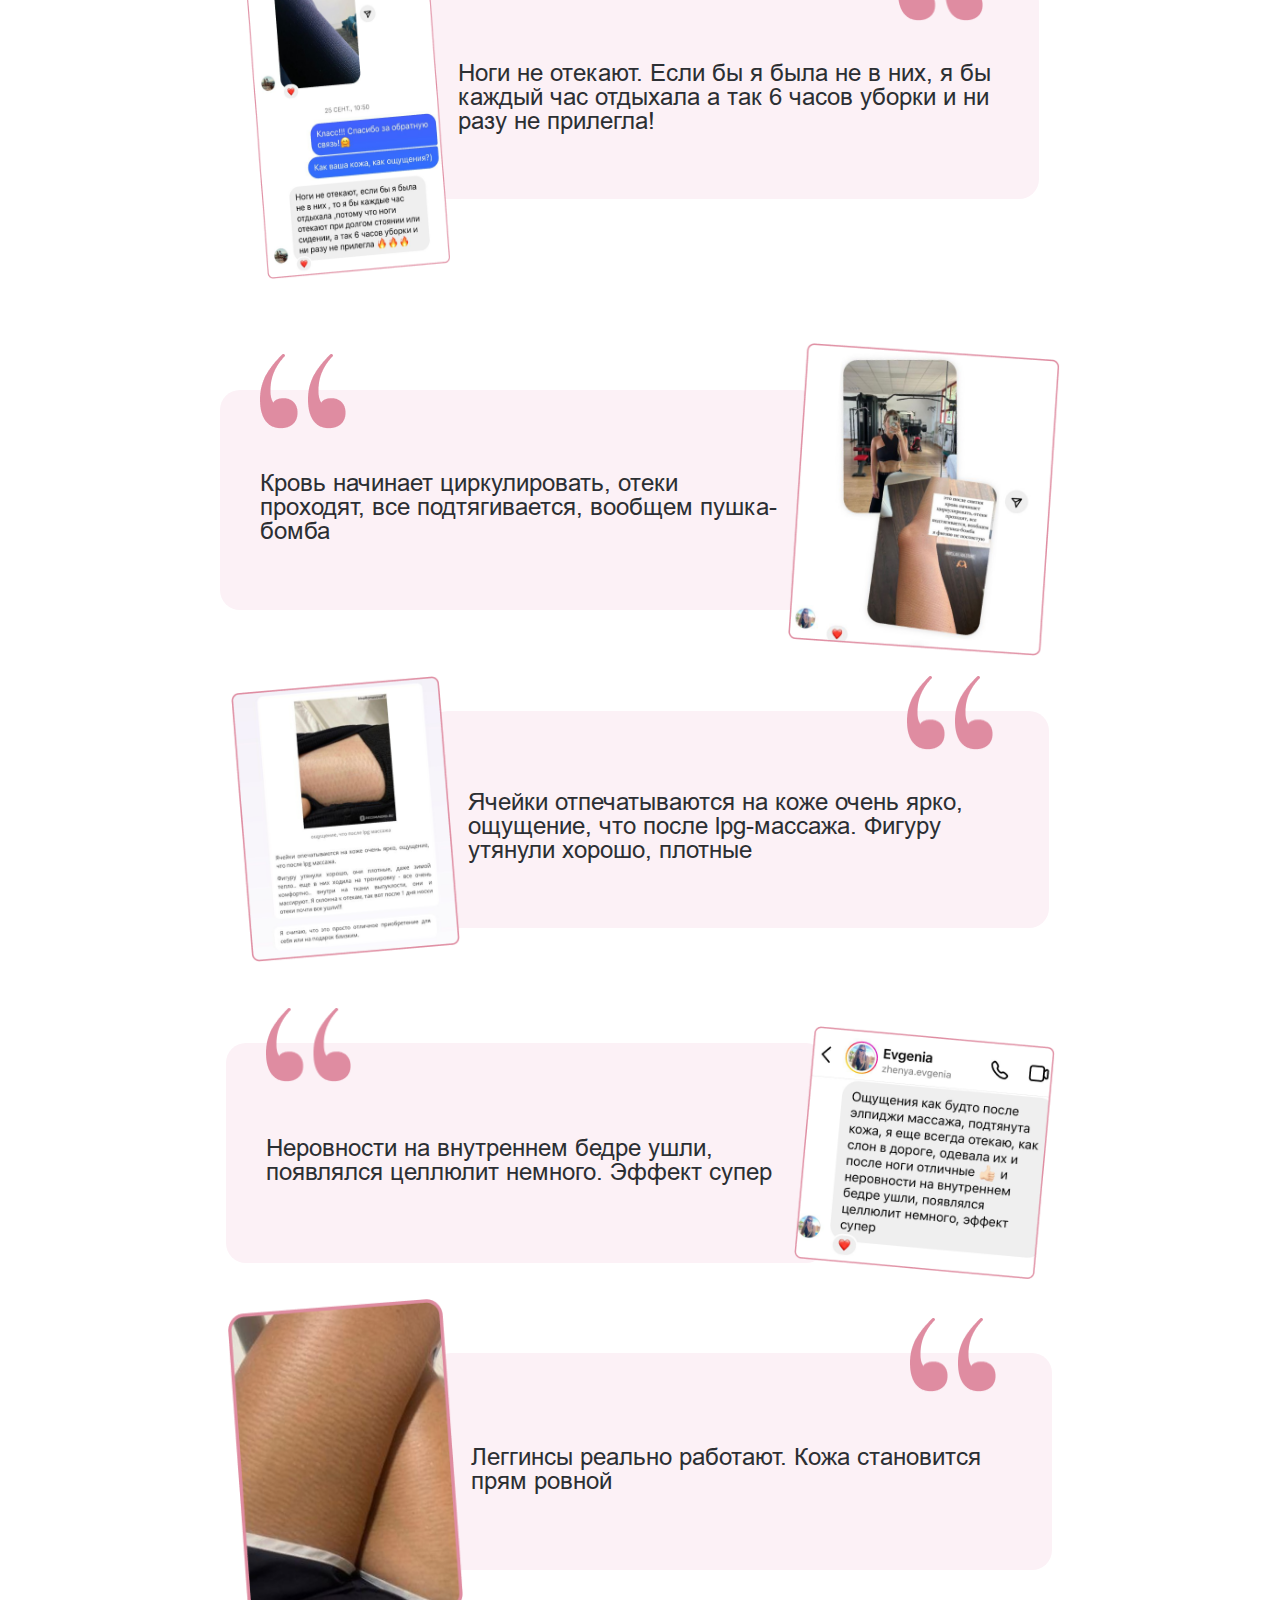
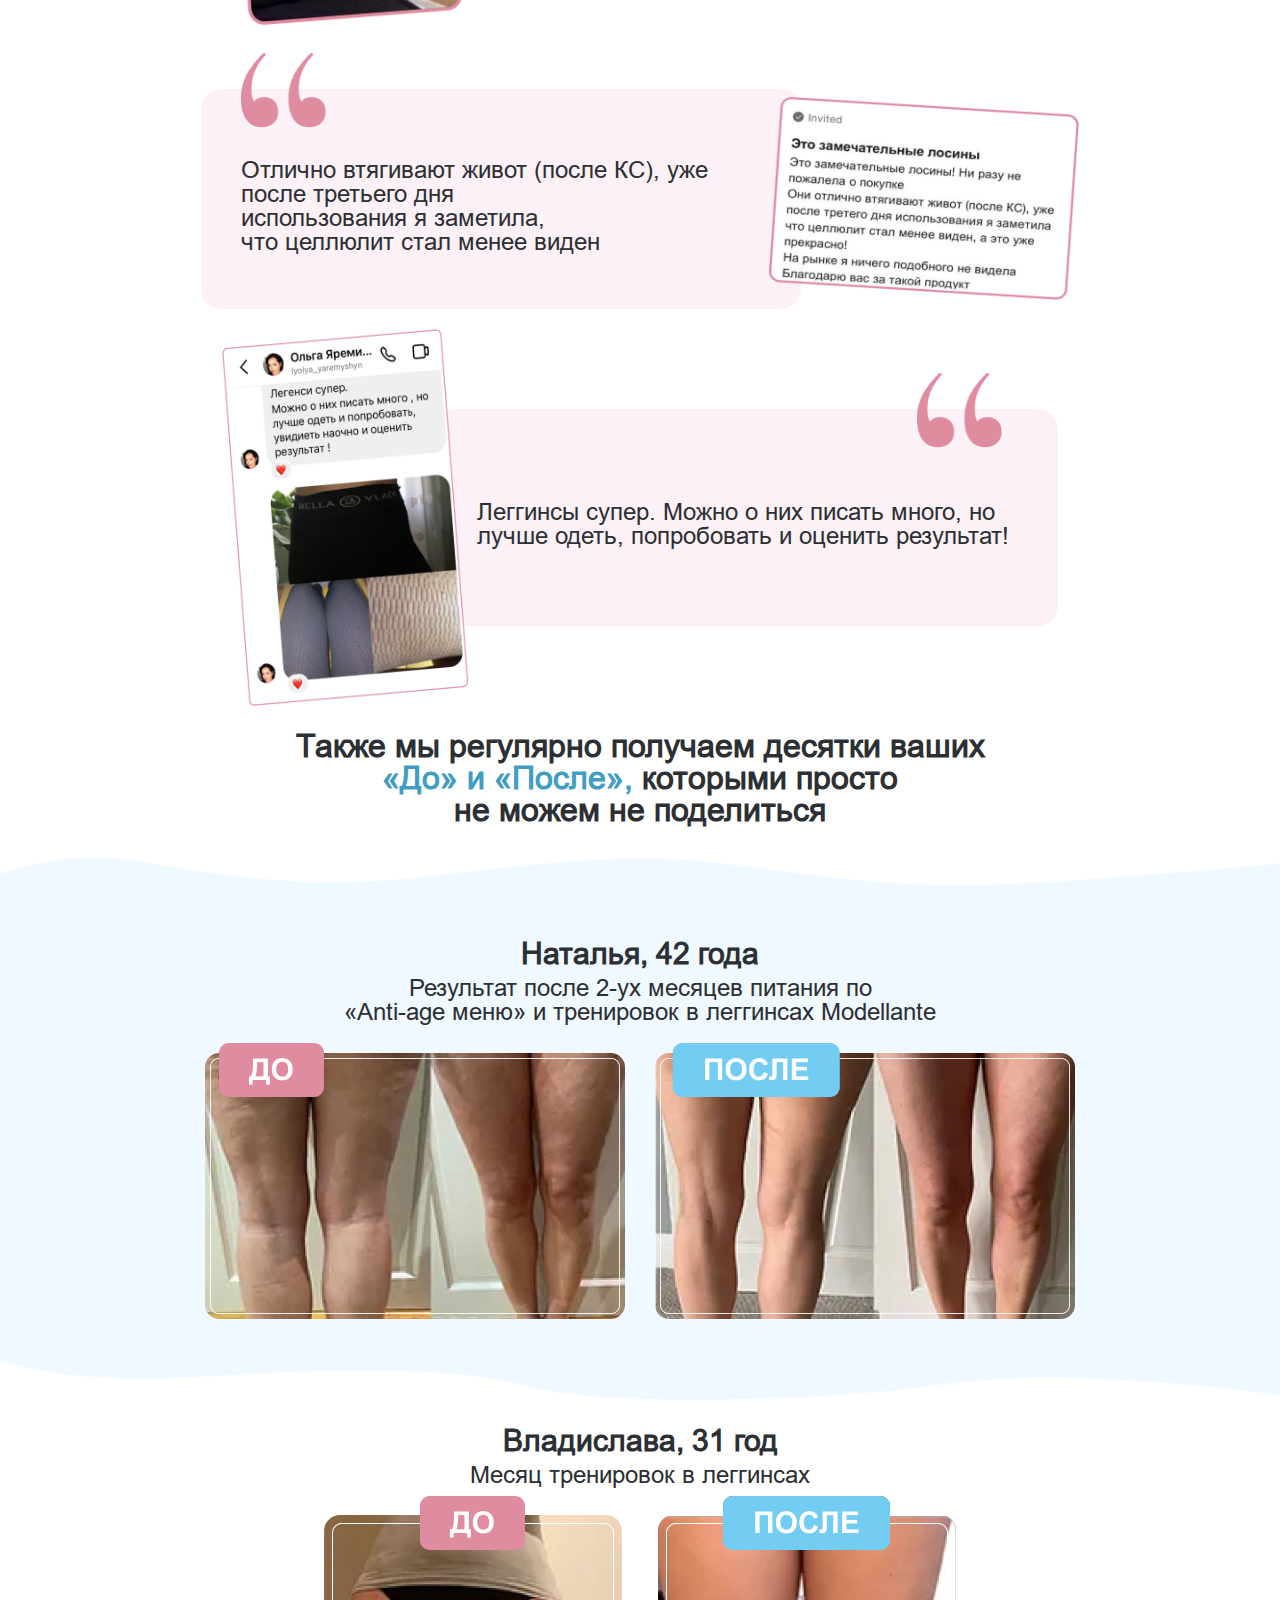
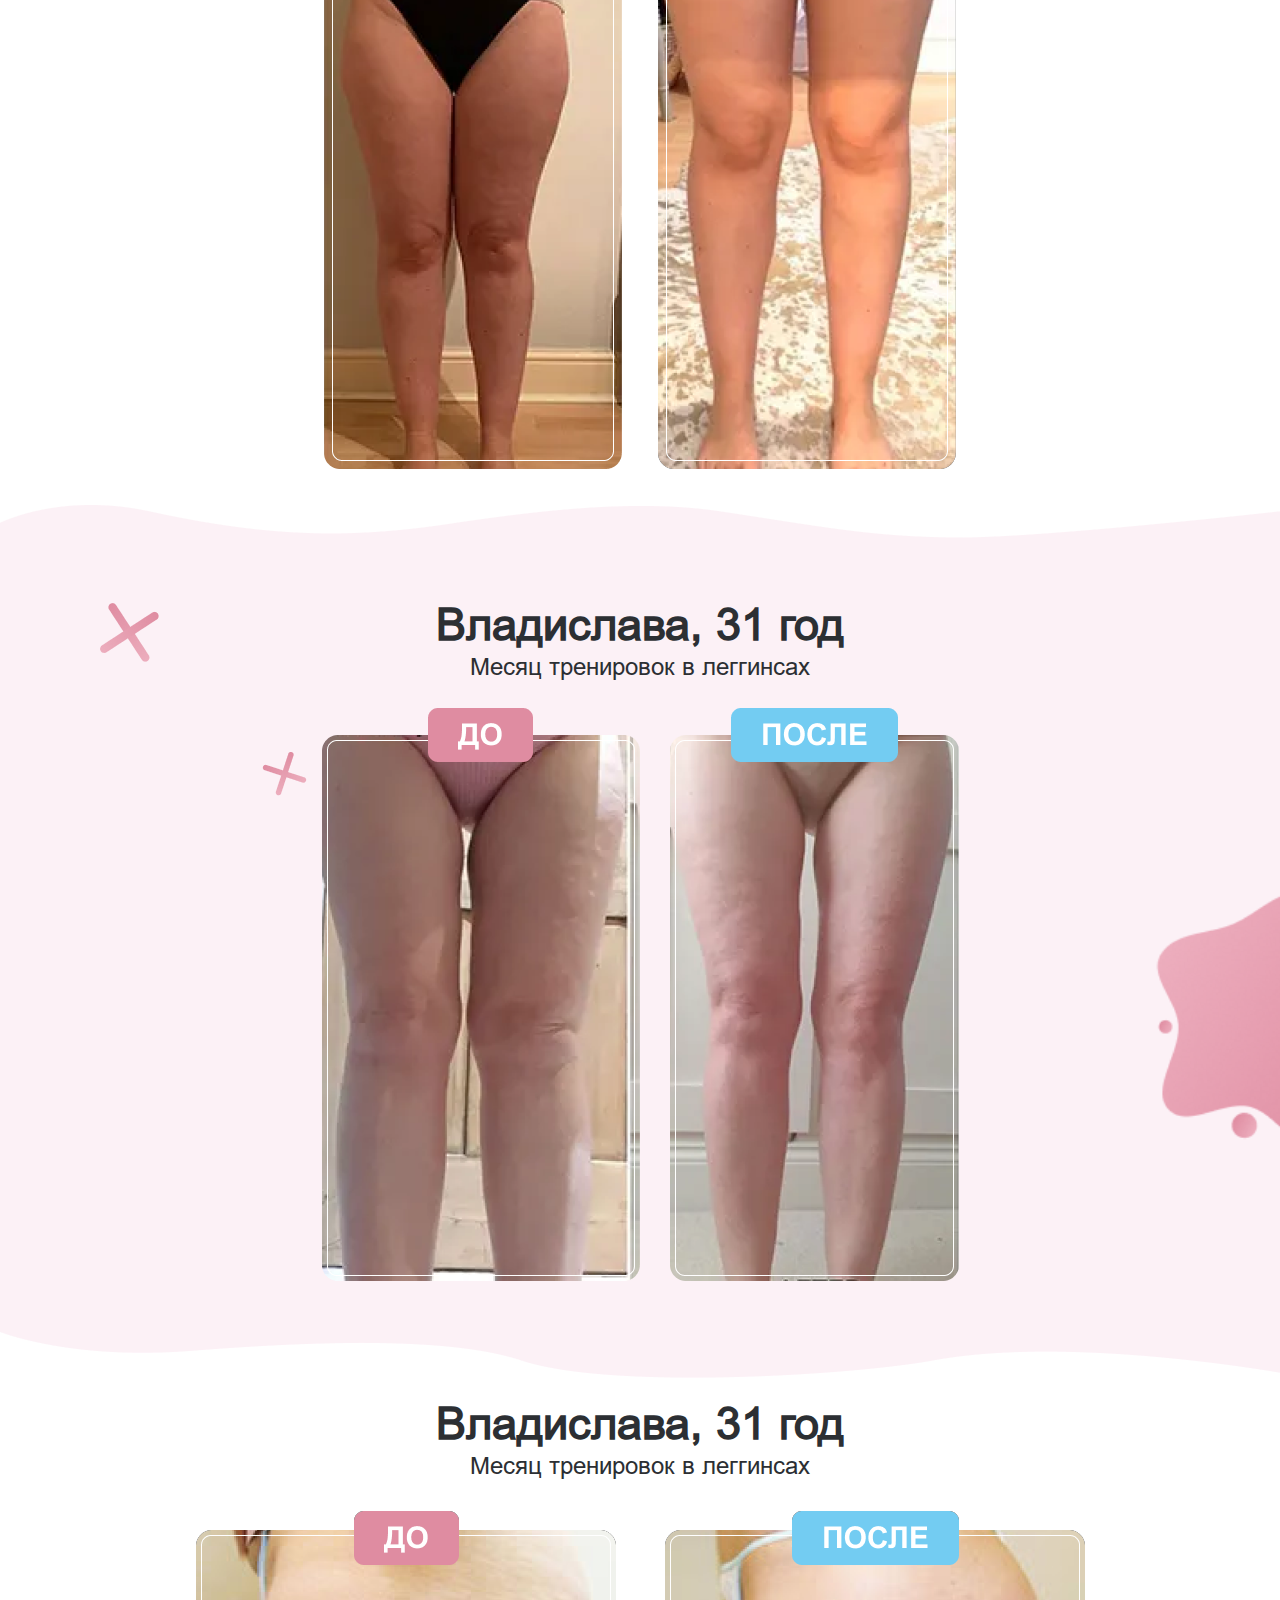
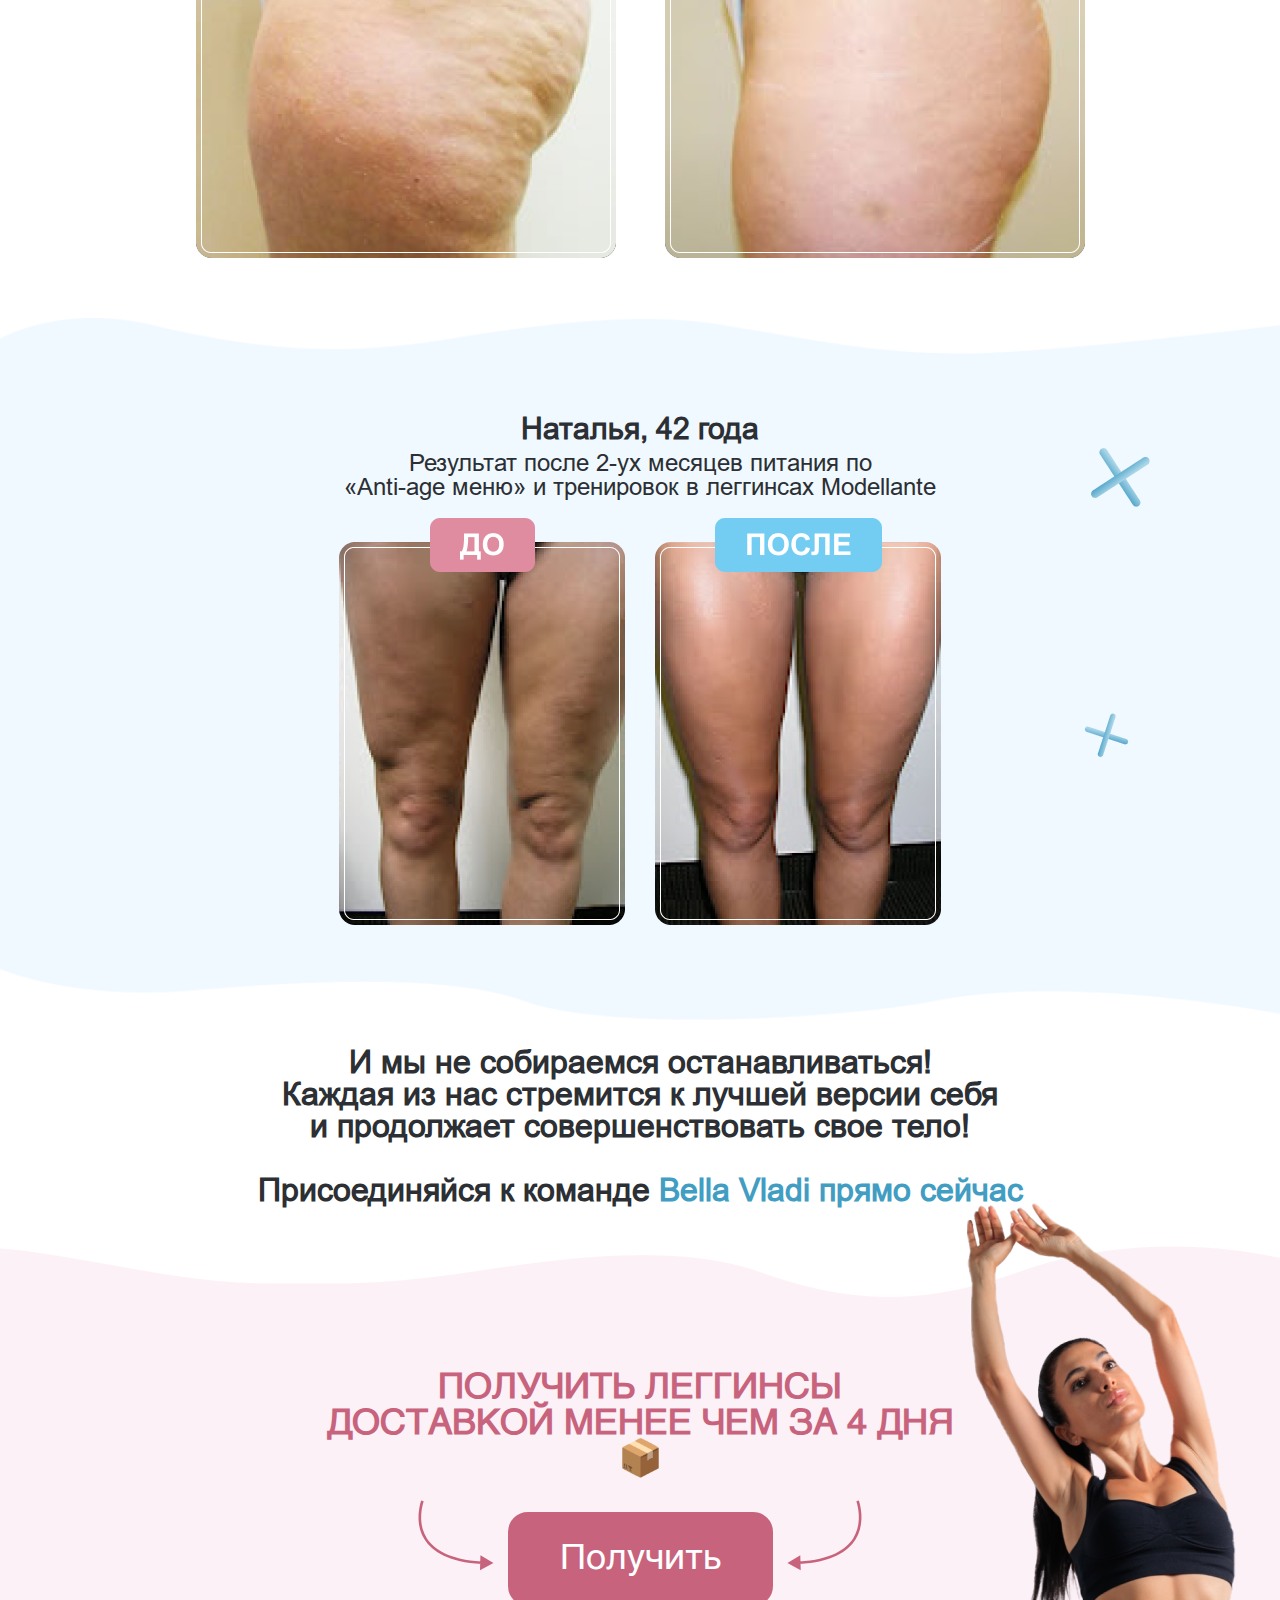
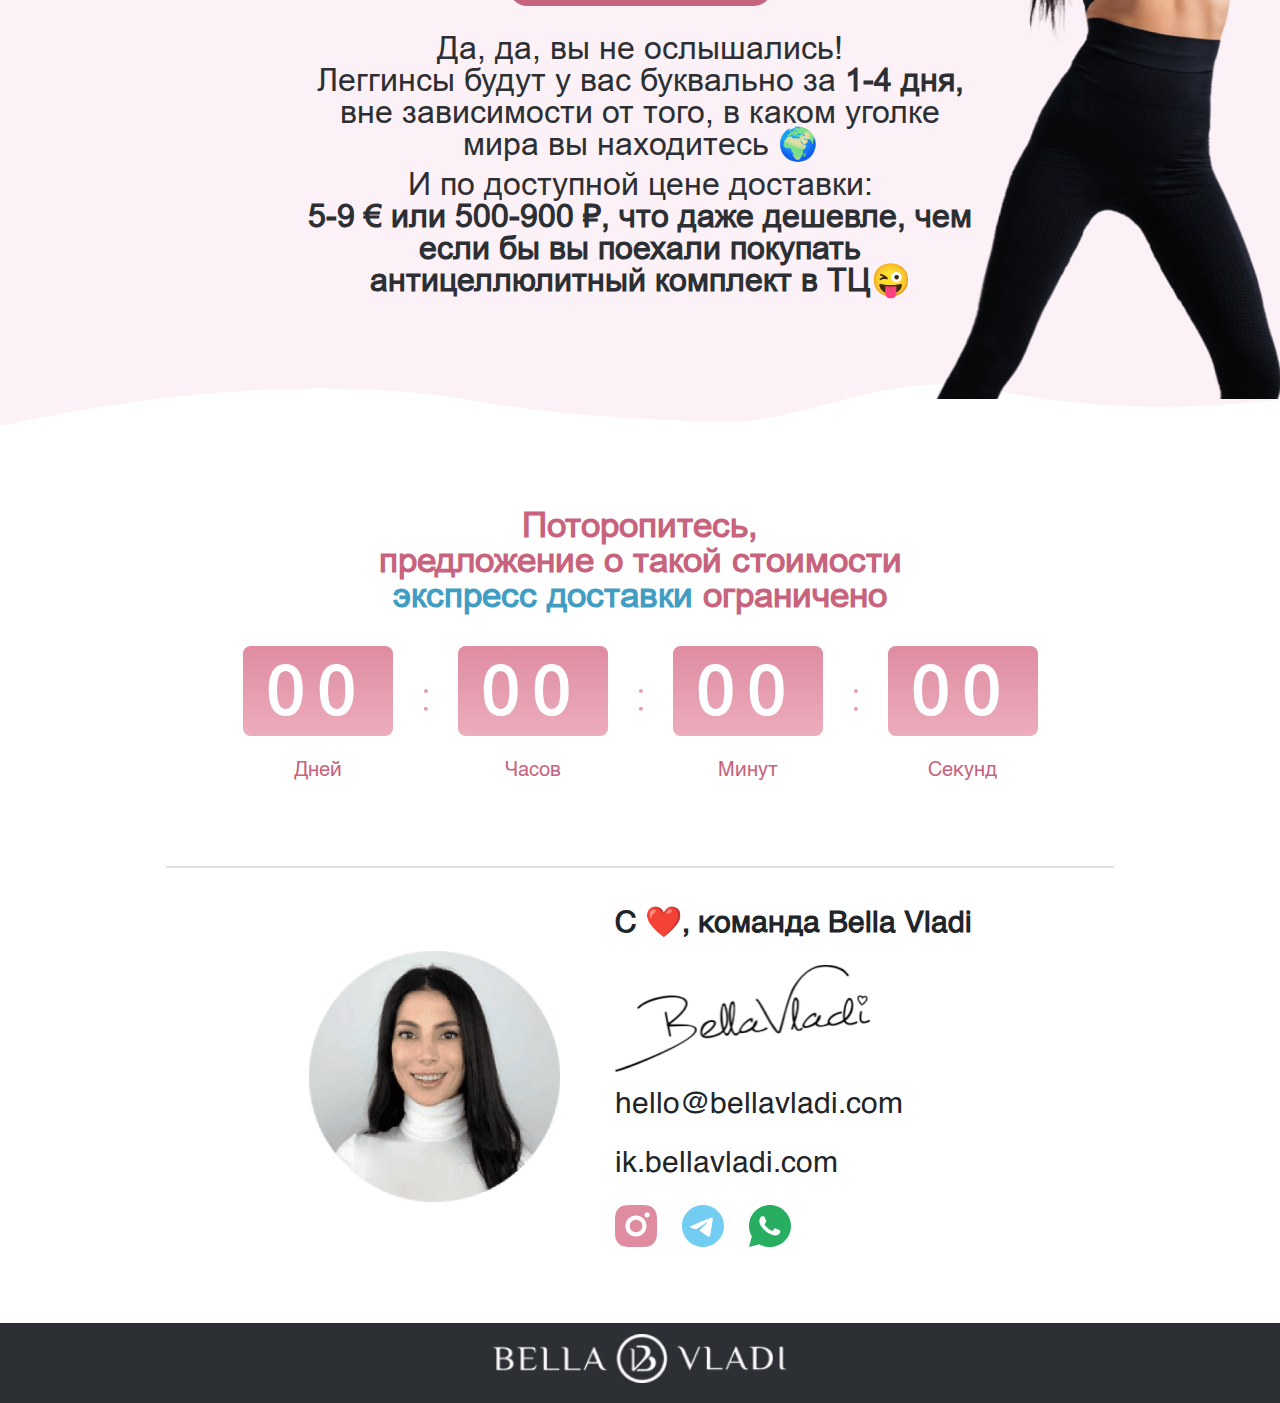
<file: email-three.html>
<!DOCTYPE html>
<html lang="en">

<head>
  <meta charset="UTF-8" />
  <meta name="viewport" content="width=device-width, initial-scale=1.0" />
  <title>Bella Vladi</title>

  <!-- Bootstrap CDN -->
  <link href="https://cdn.jsdelivr.net/npm/bootstrap@5.3.0/dist/css/bootstrap.min.css" rel="stylesheet" />

  <!-- Custom Css -->
  <link rel="stylesheet" href="assets/css/style.css" />
  <link rel="stylesheet" href="assets/css/responsive.css" />
</head>

<body>
  <main>


    <!-- ---------------------Navbar Start -------------------- -->
    <header class="navbar">
      <img src="assets/images/email-one/Logo.png" />
    </header>
    <!-- ---------------------Navbar End-------------------- -->



    <!-- -------------------Home Section Start---------------------- -->
    <section class="home">
      <div class="container">
        <!-- Top -->
        <div class="hero-banner-three">
          <h1 class="h-top">
            Сумасшедшие результаты
          </h1>

          <h2 class="h-bottom"> после леггинсов ModeLlante </h2>

          <div class="left-star-down">
            <img src="assets/images/email-three/home-star.png" alt="" />
          </div>
        </div>


        <!-- Bottom -->


        <div class="home-three-content">
          <div class="left-content">
            <div class="part-one">
              <h5>
                Прежде чем вы увидите потрясающие <br> результаты девчонок после ношения <br> антицеллюлитного
                комплекта, я хочу <br> <b>на себе</b> продемонстрировать <br> эффективность <span
                  class="text-pink">микромассажа леггинсов.</span>
              </h5>
            </div>

            <div class="part-two">
              <img src="assets/images/email-three/exc.png" alt="">

              <h5>
                Потому что каждый свой продукт – <br> <span class="text-pink">я пробую на себе.</span> ️И только потом в
                нем убеждаются тысячи девушек.
              </h5>
            </div>

            <div class="part-three">
              <h5>
                Каждый день, каждую поездку, <br> каждую тренировку, меня <br> сопровождают леггинсы <br>
                <b>MODELLANTE.</b>
              </h5>
            </div>

            <div class="part-four">
              <h5>Их эффективность <br> я каждый раз <span class="text-pink">вижу <br> на своих ногах</span></h5>
            </div>

            <div class="part-five">
              <div class="left-to-right">
                <img src="assets/images/email-three/left-to-right.png" alt="">
              </div>

              <div class="middle-img">
                <img src="assets/images/email-three/home-center-img.png" alt="">
              </div>
            </div>
          </div>

          <div class="right-content">
            <img src="assets/images/email-three/home-right-img.png" alt="">
          </div>
        </div>


      </div>
    </section>
    <!-- -------------------Home Section End---------------------- -->


    <!-- --------------------Section Two Start--------------------- -->

    <section class="section-two">
      <div class="container">
        <div class="before-after">

          <div class="cross-icon-1">
            <img src="assets/images/email-three/blue-bg-star1.png" alt="">
          </div>

          <div class="cross-icon-2">
            <img src="assets/images/email-three/blue-bg-star2.png" alt="">
          </div>

          <div class="before-after-title">
            <h5 class="title">
              Леггинсы подчеркивают талию и попу, <b> непрерывно массируя </b> всю поверхность бедер, ног и живота <br>
              с помощью инновационной рельфеной ткани. <br><br>

              Мое <b>«ДО» в 26 лет и «ПОСЛЕ» в 37</b> – однозначно <br> не было бы таким, если бы не леггинсы!
            </h5>
          </div>

          <div class="star-icon-1">
            <img src="assets/images/email-three/Blue-bg-star3.png" alt="">
          </div>

          <div class="before-after-img">
            <div class="before-26">
              <img src="assets/images/email-three/26.png" alt="">
            </div>

            <div class="after-37">
              <img src="assets/images/email-three/37.png" alt="">
            </div>
          </div>
        </div>
      </div>
    </section>
    <!-- -------------------- Section Two End --------------------- -->

    <br /><br />


    <!-- ---------------------- Section Three Start ------------------- -->
    <section class="process-list">
      <div class="container">

        <div class="list-title">
          <h3 class="title  text-blue">
            <b>Благодаря антицеллюлитному комплекту <br> <span class="text-pink">Leggings & Bra Modellante</span> мне
              удалось:</b>
          </h3>
        </div>


        <div class="process">
          <div class="process-left">
            <div class="process-list">
              <img src="assets/images/email-three/right-icon.svg" alt="">
              <h4>Улучшить кровообращение</h4>
            </div>
            <div class="process-list">
              <img src="assets/images/email-three/right-icon.svg" alt="">
              <h4>Ускорить метаболизм</h4>
            </div>

            <div class="process-list">
              <img src="assets/images/email-three/right-icon.svg" alt="">
              <h4>Избавиться от отёков</h4>
            </div>
          </div>

          <div class="process-right">
            <div class="process-list">
              <img src="assets/images/email-three/right-icon.svg" alt="">
              <h4>Обрести гладкую <br> и ровную кожу без целлюлита</h4>
            </div>

            <div class="process-list">
              <img src="assets/images/email-three/right-icon.svg" alt="">
              <h4>Активировать <br> лимфатическую систему</h4>
            </div>
          </div>
        </div>


        <div class="logo-w-title">
          <div class="email-3-logo">
            <img src="assets/images/email-three/Email-3-log0.png" alt="">
          </div>

          <div class="logo-title">
          </div>
          <h3><b>И этому подтверждение не только я, <br> но и тысячи девушек:</b></h3>
        </div>
      </div>
      </div>
      </div>
    </section>
    <!-- --------------------- Section Three End  -------------------- -->


    <!-- ---------------------- Feedback Section Start --------------------------- -->

    <section class="feedback">
      <div class="container">
        <div class="feedback-content">


          <!-- Feedback 1 -->
          <div class="feedback-container">
            <div class="feedback-left">
              <div class="pinkbox-left">
                <img src="assets/images/email-three/quotes.png" alt="">

                <h5>
                  <br>
                  В поездке я была в леггинсах и это чудо: ножки были худенькие, без отека. И уже через пару часов я
                  красовалась на корпоративе в коротком платьице.
                </h5>
              </div>
            </div>

            <div class="feedback-right">
              <img src="assets/images/email-three/client-1.png" class="client-img-1" alt="">
            </div>
          </div>


          <!-- Feedback 2 -->
          <div class="feedback-container">
            <div class="feedback-right">
              <img src="assets/images/email-three/client-2.png" class="client-img-2" alt="">
            </div>


            <div class="feedback-left">
              <div class="pinkbox-right">
                <img src="assets/images/email-three/quotes.png" alt="" class="quotes">

                <h5>
                  <br>
                  Ноги не отекают. Если бы я была не в них, я бы каждый час отдыхала а так 6 часов уборки и ни разу не
                  прилегла!
                </h5>
              </div>
            </div>
          </div>
          <br>

          <!-- Feedback 3 -->
          <div class="feedback-container">
            <div class="feedback-left">
              <div class="pinkbox-left">
                <img src="assets/images/email-three/quotes.png" alt="">

                <h5>
                  <br>
                  Кровь начинает циркулировать, отеки проходят, все подтягивается, вообщем пушка-бомба
                </h5>
              </div>
            </div>

            <div class="feedback-right">
              <img src="assets/images/email-three/client-3.png" class="client-img-3" alt="">
            </div>
          </div>


          <!-- Feedback 4 -->
          <div class="feedback-container">
            <div class="feedback-right">
              <img src="assets/images/email-three/client-4.png" class="client-img-4" alt="">
            </div>


            <div class="feedback-left">
              <div class="pinkbox-right">
                <img src="assets/images/email-three/quotes.png" alt="" class="quotes">

                <h5>
                  <br>
                  Ячейки отпечатываются на коже очень ярко, ощущение, что после lpg-массажа. Фигуру утянули хорошо,
                  плотные
                </h5>
              </div>
            </div>
          </div>

          <br>

          <!-- Feedback 5 -->
          <div class="feedback-container">
            <div class="feedback-left">
              <div class="pinkbox-left">
                <img src="assets/images/email-three/quotes.png" alt="">

                <h5>
                  <br>
                  Неровности на внутреннем бедре ушли, появлялся целлюлит немного. Эффект супер
                </h5>
              </div>
            </div>

            <div class="feedback-right">
              <img src="assets/images/email-three/client-5.png" class="client-img-5" alt="">
            </div>
          </div>


          <!-- Feedback 6 -->
          <div class="feedback-container">
            <div class="feedback-right">
              <img src="assets/images/email-three/client-6.png" class="client-img-6" alt="">
            </div>


            <div class="feedback-left">
              <div class="pinkbox-right">
                <img src="assets/images/email-three/quotes.png" alt="" class="quotes">

                <h5>
                  <br>
                  Леггинсы реально работают. Кожа становится прям ровной
                </h5>
              </div>
            </div>
          </div>
          <br>


          <!-- Feedback 7 -->
          <div class="feedback-container">
            <div class="feedback-left">
              <div class="pinkbox-left">
                <img src="assets/images/email-three/quotes.png" alt="">

                <h5>
                  <br>
                  Отлично втягивают живот (после КС), уже после третьего дня <br> использования я заметила, <br> что
                  целлюлит стал менее виден
                </h5>
              </div>
            </div>

            <div class="feedback-right">
              <img src="assets/images/email-three/client-7.png" class="client-img-7" alt="">
            </div>
          </div>


          <!-- Feedback 8 -->
          <div class="feedback-container">
            <div class="feedback-right">
              <img src="assets/images/email-three/client-8.png" class="client-img-8" alt="">
            </div>


            <div class="feedback-left">
              <div class="pinkbox-right">
                <img src="assets/images/email-three/quotes.png" alt="" class="quotes">

                <h5>
                  <br>
                  Леггинсы супер. Можно о них писать много, но лучше одеть, попробовать и оценить результат!
                </h5>
              </div>
            </div>
          </div>



        </div>
      </div>
    </section>
    <!-- ---------------------- Feedback Section End --------------------------- -->

    <br>




    <!-- -------------------- Title Start--------------------- -->
    <div class="container">
      <h3 class="title">
        <b>Также мы регулярно получаем десятки ваших <br> <span class="text-blue"> «До» и «После», </span> которыми
          просто <br> не можем не поделиться</b>
      </h3>
    </div>
    <!-- ----------------------Title End ------------------- -->
    <br>



    <!-- ------------------- Section Before After One Start ---------------------- -->
    <section class="ba-1">
      <div class="container">
        <div class="ba-1-content">
          <div class="ba-title title">
            <h1 class="top-title">
              <b>Наталья, 42 года</b>
            </h1>

            <h5 class="title">
              Результат после 2-ух месяцев питания по <br> «Anti-age меню» и тренировок в леггинсах Modellante
            </h5>
          </div>

          <div class="ba-images">
            <div class="before-one">
              <img src="assets/images/email-three/before-1.png" alt="">
            </div>

            <div class="after-one">
              <img src="assets/images/email-three/after-1.png" alt="">
            </div>
          </div>
        </div>
      </div>
    </section>
    <!-- ------------------- Section Before After One End ---------------------- -->



    <!-- ------------------- Section Before After Two Start ---------------------- -->
    <section class="ba-2">
      <div class="container">
        <div class="ba-2-content">
          <div class="ba-title title">
            <h1 class="top-title">
              <b>Владислава, 31 год</b>
            </h1>

            <h5 class="title">
              Месяц тренировок в леггинсах
            </h5>
          </div>


          <div class="ba-images">
            <div class="before-two">
              <img src="assets/images/email-three/before-2.png" alt="">
            </div>

            <div class="after-two">
              <img src="assets/images/email-three/after-2.png" alt="">
            </div>
          </div>
        </div>
      </div>
    </section>
    <!-- ------------------- Section Before After Two End ---------------------- -->




    <!-- ------------------- Section Before After Three Start ---------------------- -->
    <section class="ba-3">
      <div class="container">

        <div class="pink-star-1">
          <img src="assets/images/email-three/pink-star-1.png" alt="">
        </div>

        <div class="ba-3-content">
          <div class="ba-title title">
            <h1 class="top-title">
              <b>Владислава, 31 год</b>
            </h1>

            <h5 class="title">
              Месяц тренировок в леггинсах
            </h5>
          </div>

          <div class="pink-star-2">
            <img src="assets/images/email-three/pink-star-2.png" alt="">
          </div>

          <div class="pink-star-3">
            <img src="assets/images/email-three/pink-star-3.png" alt="">
          </div>

          <div class="ba-images">
            <div class="before-three">
              <img src="assets/images/email-three/before-3.png" alt="">
            </div>

            <div class="after-three">
              <img src="assets/images/email-three/after-3.png" alt="">
            </div>
          </div>
        </div>
      </div>
    </section>
    <!-- ------------------- Section Before After Three End ---------------------- -->

    <br>

    <!-- ------------------- Section Before After Four Start ---------------------- -->
    <section class="ba-4">
      <div class="container">
        <div class="ba-4-content">
          <div class="ba-title title">
            <h1 class="top-title">
              <b>Владислава, 31 год</b>
            </h1>

            <h5 class="title">
              Месяц тренировок в леггинсах
            </h5>
          </div>

          <br>

          <div class="ba-images">
            <div class="before-four">
              <img src="assets/images/email-three/before-4.png" alt="">
            </div>

            <div class="after-four">
              <img src="assets/images/email-three/after-4.png" alt="">
            </div>
          </div>
        </div>
      </div>
    </section>
    <!-- ------------------- Section Before After Four End ---------------------- -->

<br>

    <!-- ------------------- Section Before After Five Start ---------------------- -->
    <section class="ba-5">
      <div class="container">
        <div class="ba-5-content">
          <div class="ba-title title">
            <h1 class="top-title">
              <b>Наталья, 42 года</b>
            </h1>

            <h5 class="title">
              Результат после 2-ух месяцев питания по <br> «Anti-age меню» и тренировок в леггинсах Modellante
            </h5>
          </div>

          <div class="blue-star-1">
            <img src="assets/images/email-three/blue-bg-star1.png" alt="">
          </div>

          <div class="blue-star-2">
            <img src="assets/images/email-three/blue-bg-star2.png" alt="">
          </div>

          <div class="ba-images">
            <div class="before-five">
              <img src="assets/images/email-three/before-5.png" alt="">
            </div>

            <div class="after-five">
              <img src="assets/images/email-three/after-5.png" alt="">
            </div>
          </div>
        </div>
      </div>
    </section>
    <!-- ------------------- Section Before After Five End ---------------------- -->



    <!-- -------------------- Title Start--------------------- -->
    <div class="container">
      <h3 class="title">
        <b>
          И мы не собираемся останавливаться! <br> Каждая из нас стремится к лучшей версии себя <br> и продолжает
          совершенствовать свое тело! <br>
          <br>
          Присоединяйся к команде <span class="text-blue">Bella Vladi прямо сейчас</span>
        </b>
      </h3>
    </div>
    <!-- ----------------------Title End ------------------- -->






    <!-- ------------------- Section Eight Start ---------------------- -->
    <section class="section-eight">

      <div class="right-img"></div>

      <div class="container">
        <div class="section-eight-content">
          <div class="left-content">
            <div class="content-title">
              <h1 class="title">
                ПОЛУЧИТЬ ЛЕГГИНСЫ <br>
                ДОСТАВКОЙ МЕНЕЕ ЧЕМ ЗА 4 ДНЯ 📦
              </h1>
            </div>
            <div class="button">
              <img src="assets/images/email-one/Left arrow.svg" alt="">

              <button>Получить</button>

              <img src="assets/images/email-one/Right arrow.svg" alt="">
            </div>


            <h3 class="title">
              Да, да, вы не ослышались! <br> Леггинсы будут у вас буквально за <b>1-4 дня,</b> <br> вне зависимости от
              того, в каком уголке <br> мира вы находитесь 🌍
            </h3>

            <h3 class="title">
              И по доступной цене доставки: <br> <b>5-9 € или 500-900 ₽, что даже дешевле, чем если бы вы поехали
                покупать антицеллюлитный комплект в ТЦ😜</b>
            </h3>

          </div>
        </div>
      </div>
    </section>
    <!-- ------------------- Section Eight End ---------------------- -->




    <!-- ------------------- Section Nine Start ---------------------- -->

    <section class="section-nine">
      <div class="container">
        <div class="section-nine-content">
          <div class="title">
            <h2>
               <b><span class="text-pink">Поторопитесь, <br> предложение о такой стоимости<br> <span
                  class="text-blue">экспресс доставки</span> ограничено </span> </b> </h2>
          </div>


          <div class="time-content">
            <div style="display: none;" id="end-date"></div>

            <div class="time">
              <input type="text" readonly value="00">
              <br />
              <label for="">Дней</label>
            </div>

            <div class="colon">
              <img src="assets/images/email-one/colon.png" alt="">
            </div>

            <div class="time">
              <input type="text" readonly value="00">
              <br />
              <label for="">Часов</label>
            </div>

            <div class="colon">
              <img src="assets/images/email-one/colon.png" alt="">
            </div>

            <div class="time">
              <input type="text" readonly value="00">
              <br />
              <label for="">Минут</label>
            </div>

            <div class="colon">
              <img src="assets/images/email-one/colon.png" alt="">
            </div>

            <div class="time">
              <input type="text" readonly value="00">
              <br />
              <label for="">Секунд</label>
            </div>

          </div>

        </div>
      </div>
    </section>

    <!-- ----------------------Section Nine End------------------- -->


    <br>

    <!-- ----------------------About Section Start------------------- -->

    <section class="about-me">
      <div class="container">
        <div class="border"></div>

        <div class="about-content">
          <div class="my-img">
            <img src="assets/images/email-one/image 3.png" alt="">
          </div>


          <div class="details">
            <h6 class="name"><b>С ❤️, команда Bella Vladi</b></h6>

            <img src="assets/images/email-one/signature.png" alt="">

            <h6 class="mail">hello@bellavladi.com</h6>
            <h6 class="mail">ik.bellavladi.com</h6>


            <div class="social-icon">
              <a href="">
                <svg xmlns="http://www.w3.org/2000/svg" width="42" height="42" viewBox="0 0 42 42" fill="none">
                  <path
                    d="M23.1592 0.00258374C24.6916 -0.00329652 26.224 0.0121046 27.756 0.0487823L28.1634 0.0634818C28.6337 0.0802812 29.0978 0.10128 29.6585 0.12648C31.8928 0.231476 33.4174 0.584264 34.755 1.10295C36.141 1.63633 37.3085 2.3587 38.4761 3.52626C39.5436 4.5754 40.3699 5.84447 40.8973 7.24524C41.416 8.58289 41.7688 10.1095 41.8738 12.3439C41.899 12.9024 41.92 13.3686 41.9368 13.839L41.9494 14.2464C41.9867 15.7777 42.0028 17.3093 41.9977 18.841L41.9998 20.4076V23.1585C42.005 24.6909 41.9889 26.2233 41.9515 27.7552L41.9389 28.1626C41.9221 28.633 41.9011 29.0971 41.8759 29.6578C41.7709 31.8921 41.4139 33.4166 40.8973 34.7543C40.3716 36.1566 39.5452 37.4267 38.4761 38.4754C37.4261 39.5428 36.1563 40.369 34.755 40.8966C33.4174 41.4153 31.8928 41.7681 29.6585 41.8731C29.0978 41.8983 28.6337 41.9193 28.1634 41.9361L27.756 41.9487C26.224 41.986 24.6916 42.0021 23.1592 41.997L21.5927 41.9991H18.8439C17.3115 42.0042 15.7791 41.9881 14.2471 41.9508L13.8397 41.9382C13.3412 41.9201 12.8428 41.8991 12.3446 41.8752C10.1103 41.7702 8.58572 41.4132 7.24596 40.8966C5.84465 40.3702 4.57535 39.5439 3.52699 38.4754C2.45822 37.426 1.63123 36.1561 1.10367 34.7543C0.584992 33.4166 0.232204 31.8921 0.127207 29.6578C0.10382 29.1595 0.0828207 28.6611 0.0642095 28.1626L0.0537101 27.7552C0.0149949 26.2233 -0.00250636 24.6909 0.00121166 23.1585V18.841C-0.00464917 17.3094 0.0107519 15.7777 0.0474102 14.2464L0.0621097 13.839C0.0789091 13.3686 0.0999083 12.9024 0.125107 12.3439C0.230104 10.1074 0.582892 8.58499 1.10157 7.24524C1.62944 5.84379 2.45805 4.57506 3.52909 3.52836C4.57673 2.45898 5.84523 1.63123 7.24596 1.10295C8.58572 0.584264 10.1082 0.231476 12.3446 0.12648L13.8397 0.0634818L14.2471 0.0529824C15.7784 0.0142866 17.3101 -0.00321468 18.8418 0.000483966L23.1592 0.00258374ZM21.0005 10.5022C19.6093 10.4826 18.2281 10.7396 16.9371 11.2583C15.6461 11.7771 14.4711 12.5473 13.4803 13.5241C12.4896 14.501 11.7029 15.665 11.1659 16.9485C10.6289 18.232 10.3524 19.6095 10.3524 21.0008C10.3524 22.3921 10.6289 23.7696 11.1659 25.0531C11.7029 26.3367 12.4896 27.5007 13.4803 28.4775C14.4711 29.4543 15.6461 30.2245 16.9371 30.7433C18.2281 31.2621 19.6093 31.5191 21.0005 31.4994C23.7852 31.4994 26.4558 30.3932 28.4249 28.4241C30.3939 26.4551 31.5001 23.7844 31.5001 20.9998C31.5001 18.2151 30.3939 15.5445 28.4249 13.5754C26.4558 11.6063 23.7852 10.5022 21.0005 10.5022ZM21.0005 14.7021C21.8373 14.6867 22.6689 14.8382 23.4465 15.1477C24.2241 15.4573 24.9323 15.9187 25.5296 16.505C26.1269 17.0913 26.6014 17.7907 26.9253 18.5625C27.2493 19.3342 27.4162 20.1628 27.4163 20.9998C27.4165 21.8367 27.2498 22.6653 26.9261 23.4372C26.6024 24.209 26.1282 24.9087 25.5311 25.4952C24.934 26.0817 24.226 26.5433 23.4484 26.8531C22.6709 27.1629 21.8394 27.3147 21.0026 27.2996C19.3318 27.2996 17.7294 26.6358 16.548 25.4544C15.3665 24.273 14.7028 22.6706 14.7028 20.9998C14.7028 19.329 15.3665 17.7266 16.548 16.5451C17.7294 15.3637 19.3318 14.7 21.0026 14.7L21.0005 14.7021ZM32.0251 7.35233C31.3477 7.37945 30.707 7.66764 30.2373 8.15655C29.7675 8.64545 29.5052 9.29715 29.5052 9.97514C29.5052 10.6531 29.7675 11.3048 30.2373 11.7937C30.707 12.2826 31.3477 12.5708 32.0251 12.598C32.7213 12.598 33.389 12.3214 33.8812 11.8291C34.3735 11.3369 34.65 10.6692 34.65 9.97304C34.65 9.27688 34.3735 8.60922 33.8812 8.11695C33.389 7.62469 32.7213 7.34813 32.0251 7.34813V7.35233Z"
                    fill="#DF8CA1" />
                </svg>
              </a>

              <a href="">
                <svg xmlns="http://www.w3.org/2000/svg" width="45" height="45" viewBox="0 0 45 45" fill="none">
                  <path
                    d="M22.5 0C10.08 0 0 10.08 0 22.5C0 34.92 10.08 45 22.5 45C34.92 45 45 34.92 45 22.5C45 10.08 34.92 0 22.5 0ZM32.94 15.3C32.6025 18.855 31.14 27.495 30.3975 31.4775C30.0825 33.165 29.4525 33.7275 28.8675 33.795C27.5625 33.9075 26.5725 32.94 25.3125 32.1075C23.3325 30.8025 22.2075 29.9925 20.295 28.7325C18.0675 27.27 19.5075 26.46 20.79 25.155C21.1275 24.8175 26.8875 19.575 27 19.1025C27.0156 19.0309 27.0135 18.9566 26.9939 18.8861C26.9743 18.8155 26.9378 18.7508 26.8875 18.6975C26.7525 18.585 26.5725 18.63 26.415 18.6525C26.2125 18.6975 23.0625 20.79 16.92 24.93C16.02 25.5375 15.21 25.8525 14.49 25.83C13.68 25.8075 12.15 25.38 11.0025 24.9975C9.585 24.5475 8.4825 24.3 8.5725 23.5125C8.6175 23.1075 9.18 22.7025 10.2375 22.275C16.8075 19.4175 21.1725 17.5275 23.355 16.6275C29.61 14.0175 30.8925 13.5675 31.7475 13.5675C31.9275 13.5675 32.355 13.6125 32.625 13.8375C32.85 14.0175 32.9175 14.265 32.94 14.445C32.9175 14.58 32.9625 14.985 32.94 15.3Z"
                    fill="#73CCF2" />
                </svg>
              </a>

              <a href="">
                <svg xmlns="http://www.w3.org/2000/svg" width="45" height="45" viewBox="0 0 45 45" fill="none">
                  <path
                    d="M22.5 0C34.9268 0 45 10.0732 45 22.5C45 34.9267 34.9268 45 22.5 45C18.5238 45.0064 14.6175 43.9541 11.1825 41.9512L0.00903165 45L3.05103 33.822C1.04649 30.3859 -0.00661134 26.478 3.12305e-05 22.5C3.12305e-05 10.0732 10.0733 0 22.5 0ZM14.832 11.925L14.382 11.943C14.0907 11.9607 13.806 12.0373 13.545 12.168C13.3009 12.3062 13.0781 12.479 12.8835 12.681C12.6135 12.9352 12.4605 13.1557 12.2963 13.3695C11.464 14.4515 11.016 15.7799 11.0228 17.145C11.0273 18.2475 11.3153 19.3207 11.7653 20.3242C12.6855 22.3537 14.1998 24.5025 16.1978 26.4937C16.6793 26.973 17.1518 27.4545 17.6603 27.9022C20.1429 30.088 23.1013 31.6643 26.3003 32.5057L27.5783 32.7015C27.9945 32.724 28.4108 32.6925 28.8293 32.6722C29.4845 32.6384 30.1244 32.461 30.7035 32.1525C30.9982 32.0007 31.2857 31.8355 31.5653 31.6575C31.5653 31.6575 31.662 31.5945 31.8465 31.455C32.1503 31.23 32.337 31.0702 32.589 30.807C32.7758 30.6135 32.9378 30.3862 33.0615 30.1275C33.237 29.7607 33.4125 29.061 33.4845 28.4782C33.5385 28.0327 33.5228 27.7897 33.516 27.639C33.507 27.3982 33.3068 27.1485 33.0885 27.0427L31.779 26.4555C31.779 26.4555 29.8215 25.6027 28.6245 25.0582C28.4993 25.0035 28.365 24.9723 28.2285 24.966C28.0746 24.9502 27.919 24.9675 27.7723 25.0168C27.6256 25.0661 27.4912 25.1462 27.378 25.2517C27.3668 25.2472 27.216 25.3755 25.5893 27.3465C25.4959 27.4719 25.3673 27.5668 25.2198 27.6189C25.0724 27.6709 24.9127 27.678 24.7613 27.639C24.6147 27.5997 24.4711 27.5501 24.3315 27.4905C24.0525 27.3735 23.9558 27.3285 23.7645 27.2475C22.4732 26.684 21.2776 25.9226 20.2208 24.9907C19.9373 24.7432 19.674 24.4732 19.404 24.2122C18.5188 23.3645 17.7474 22.4055 17.109 21.3592L16.9763 21.1455C16.8809 21.0019 16.8038 20.8469 16.7468 20.6842C16.6613 20.3535 16.884 20.088 16.884 20.088C16.884 20.088 17.4308 19.4895 17.685 19.1655C17.9325 18.8505 18.1418 18.5445 18.2768 18.3262C18.5423 17.8987 18.6255 17.46 18.486 17.1202C17.856 15.5812 17.2035 14.049 16.533 12.528C16.4003 12.2265 16.0065 12.0105 15.6488 11.9677C15.5273 11.9542 15.4058 11.9407 15.2843 11.9317C14.9821 11.9167 14.6793 11.9197 14.3775 11.9407L14.8298 11.9227L14.832 11.925Z"
                    fill="#27AE60" />
                </svg>
              </a>
            </div>
          </div>
        </div>
      </div>
    </section>

    <!-- ----------------------About Section End------------------- -->

    <!-- ----------------------Footer Start------------------- -->

    <footer class="footer">
      <div class="container">
        <div class="footer-logo">
          <img src="assets/images/email-one/footer-img.png" alt="">
        </div>
      </div>
    </footer>

    <!-- ----------------------Footer End------------------- -->



  </main>

  <!-- JS File -->
  <script src="assets/js/main.js"></script>
</body>

</html>
</file>
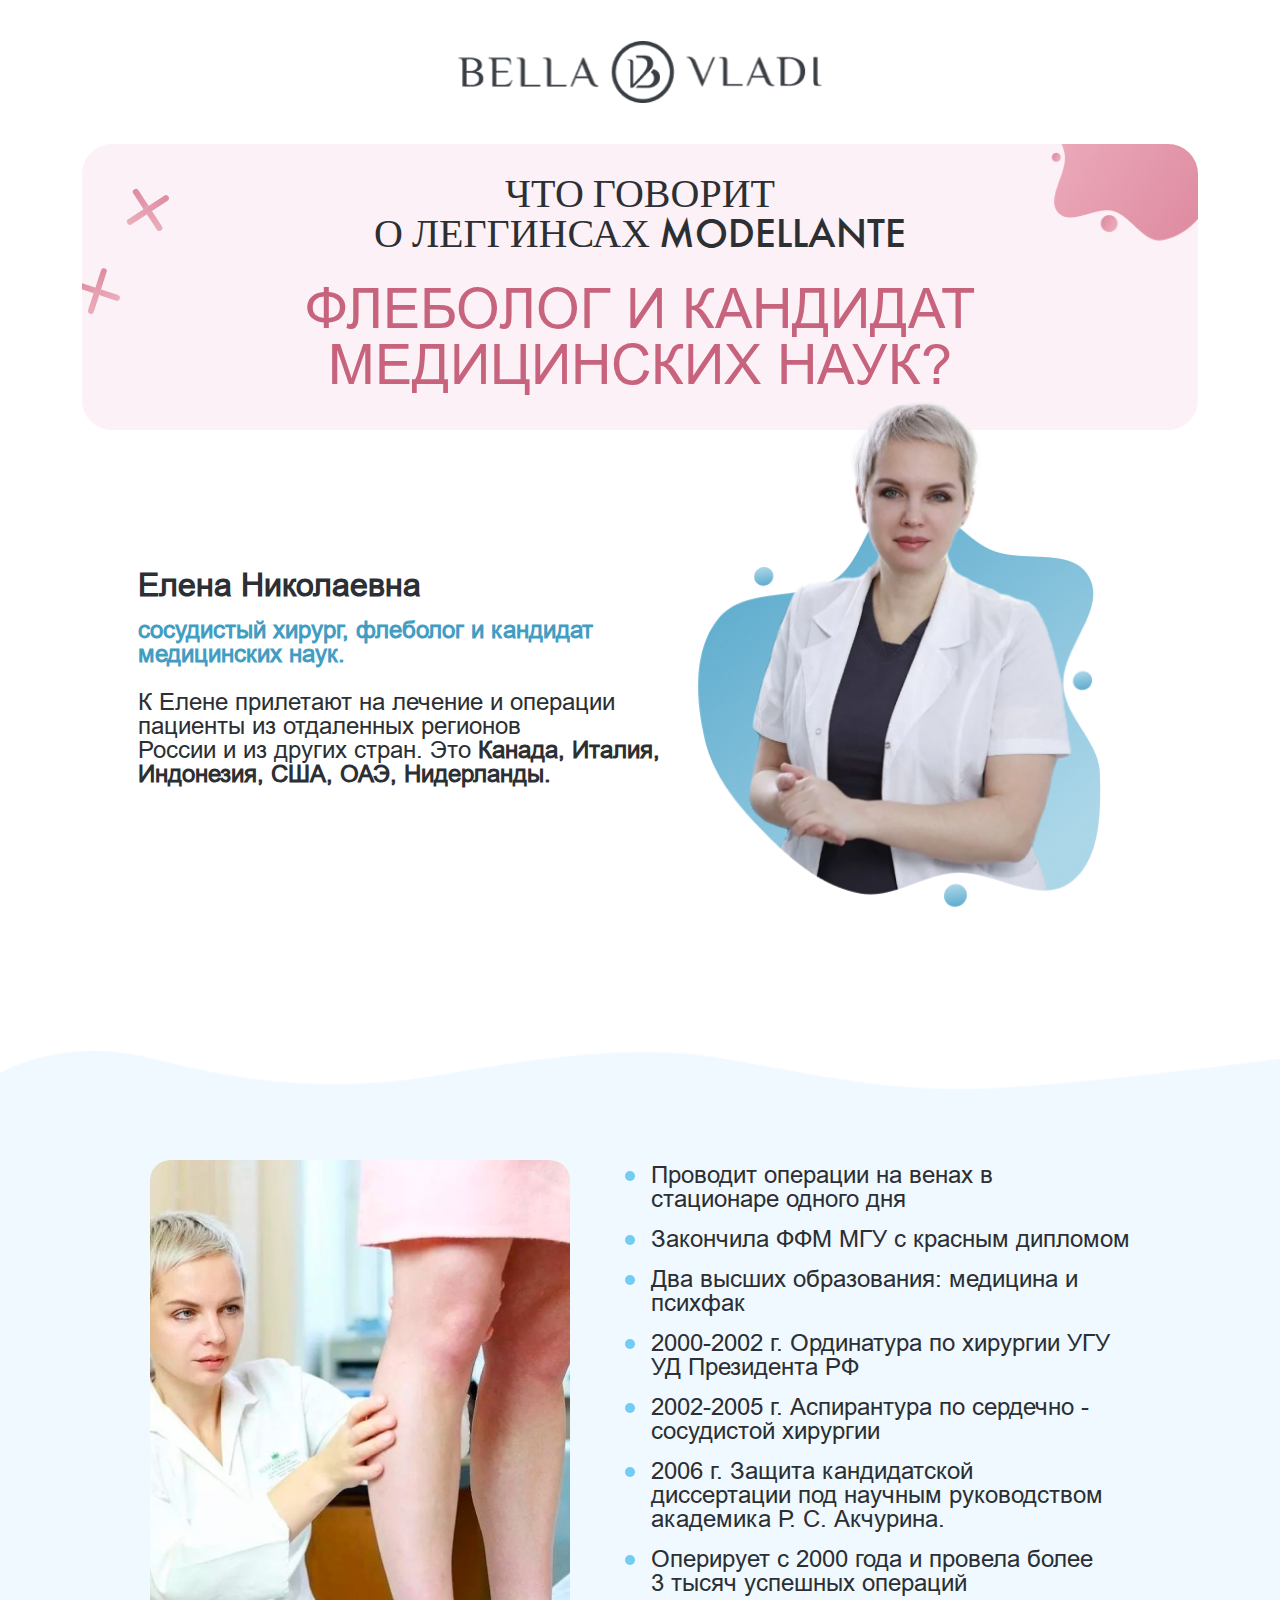
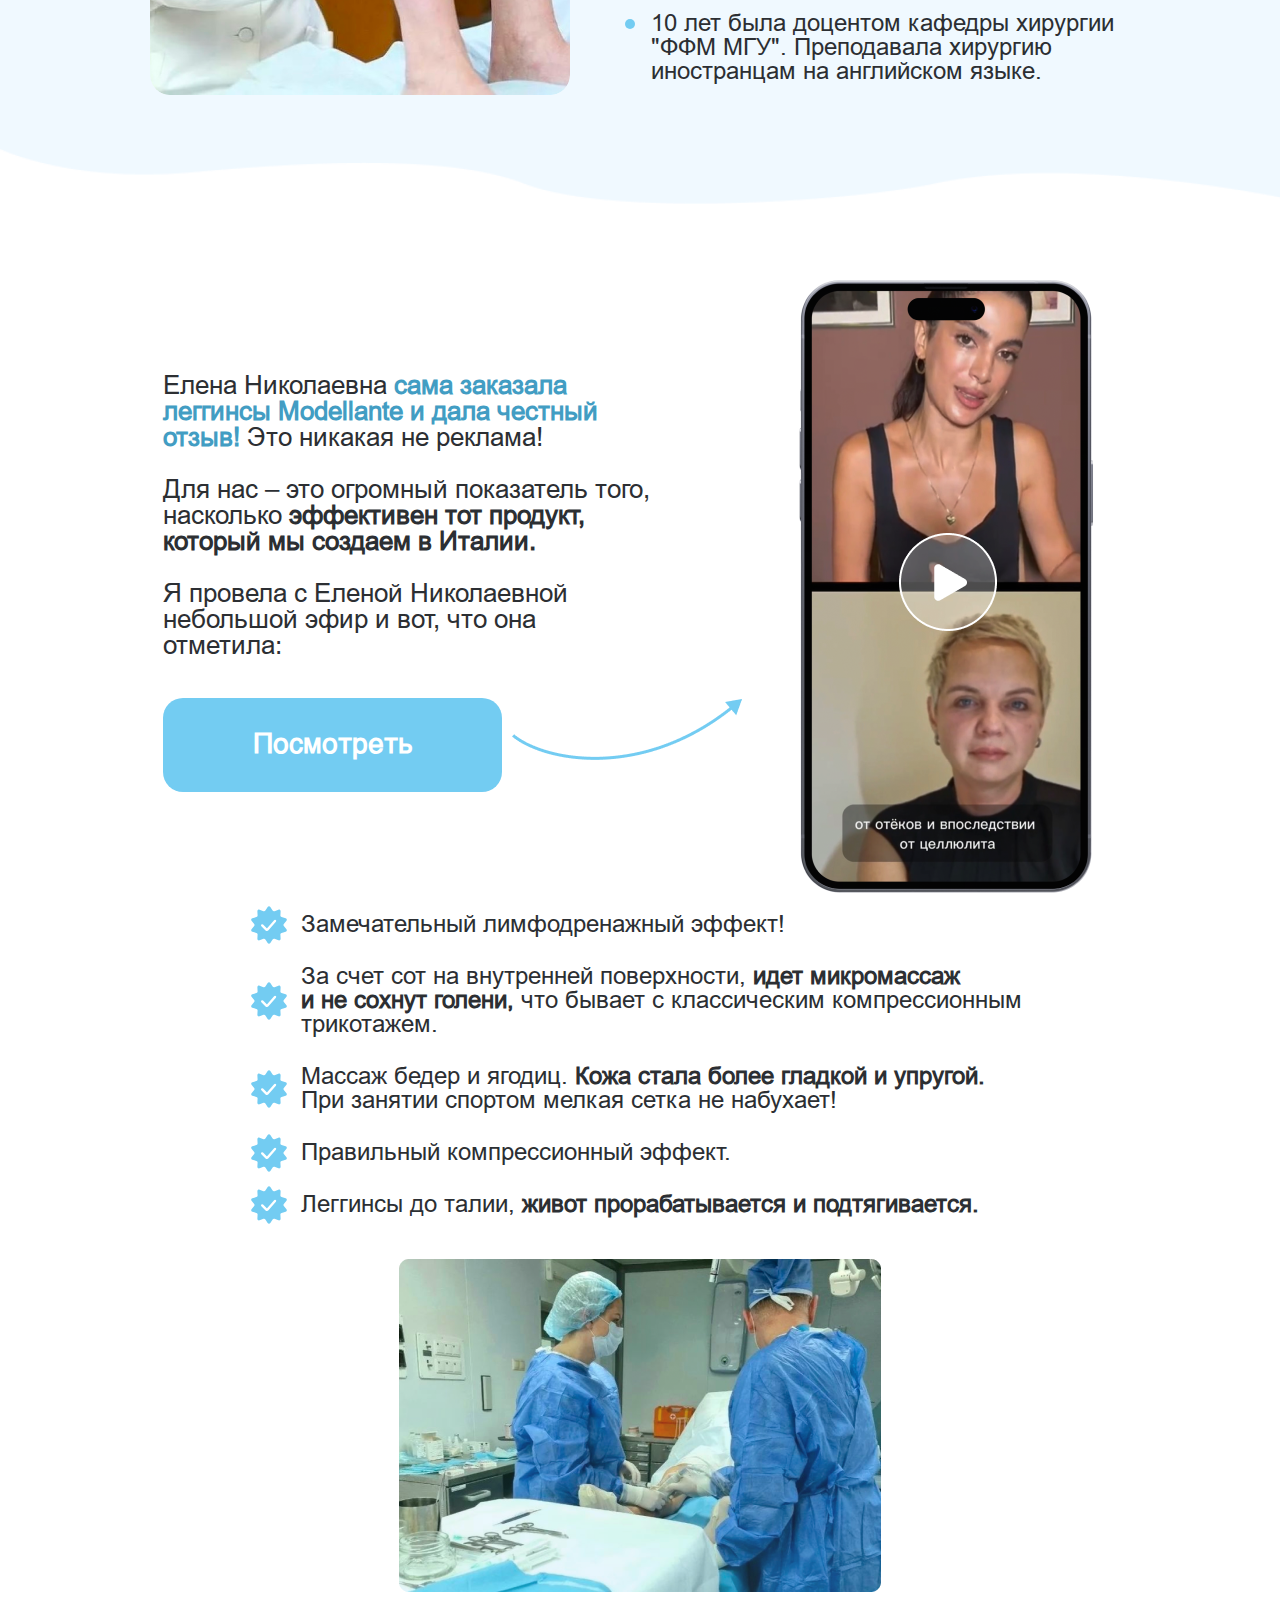
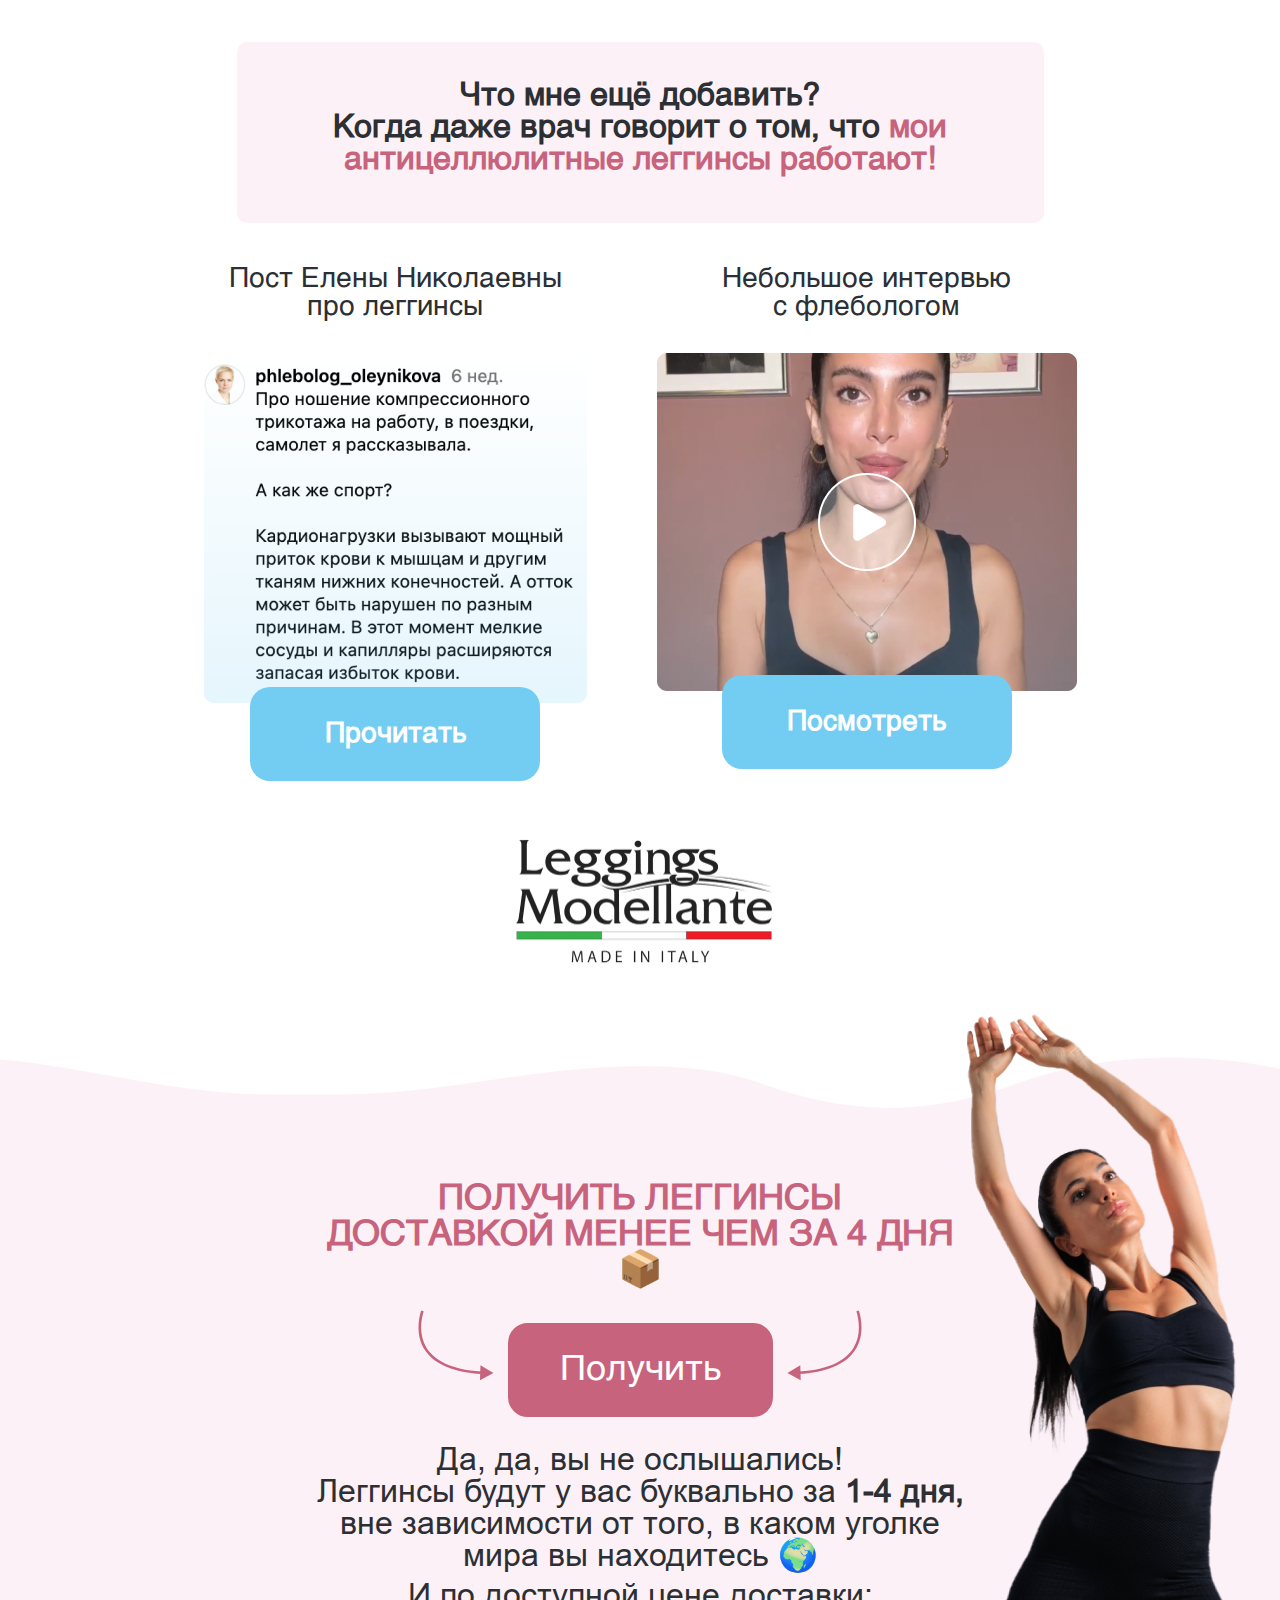
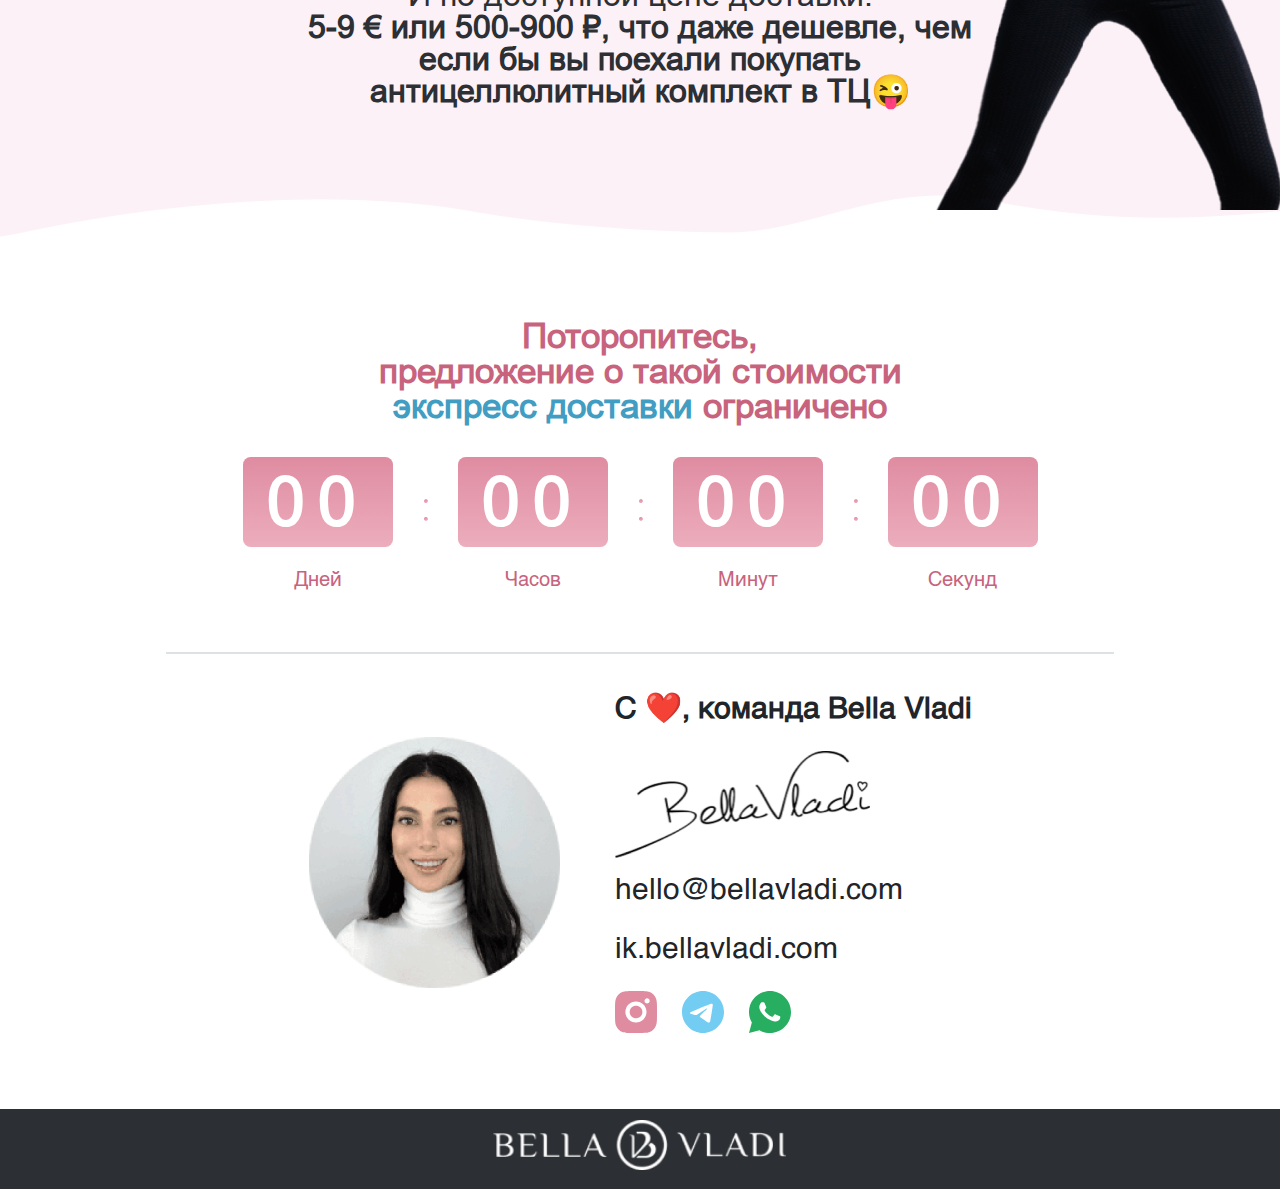
<file: email-two.html>
<!DOCTYPE html>
<html lang="en">

<head>
  <meta charset="UTF-8" />
  <meta name="viewport" content="width=device-width, initial-scale=1.0" />
  <title>Bella Vladi</title>

  <!-- Bootstrap CDN -->
  <link href="https://cdn.jsdelivr.net/npm/bootstrap@5.3.0/dist/css/bootstrap.min.css" rel="stylesheet" />

  <!-- Custom Css -->
  <link rel="stylesheet" href="assets/css/style.css" />
  <link rel="stylesheet" href="assets/css/responsive.css" />
</head>

<body>
  <main>


    <!-- ---------------------Navbar Start -------------------- -->
    <header class="navbar">
      <img src="assets/images/email-one/Logo.png" />
    </header>
    <!-- ---------------------Navbar End-------------------- -->



    <!-- -------------------Home Section Start---------------------- -->
    <section class="home">
      <div class="container">
        <!-- Top -->
        <div class="hero-banner">
          <div class="right-star">
            <img src="assets/images/email-two/home-star-1.png" alt="" />
          </div>

          <div class="left-star">
            <img src="assets/images/email-two/home-star-two.svg" alt="" />
          </div>

          <div class="hero-heading">
            <h2>
              Что говорит <br> о леггинсах modeLlante
            </h2>

            <div class="left-star-down">
              <img src="assets/images/email-two/home-star-three.svg" alt="" />
            </div>

            <h1 class="text-pink">
              флеболог и кандидат <br> медицинских наук?
            </h1>
          </div>
        </div>

        <!-- Bottom -->
        <div class="hero-two-bottom">
          <div class="hero-two-left">
            <h3><b>Елена Николаевна</b></h3>

            <h5 class="text-blue">
              сосудистый хирург, флеболог и кандидат <br> медицинских наук.
            </h5>

            <h5>
              К Елене прилетают на лечение и операции <br> пациенты из отдаленных регионов <br> России и из других
              стран. Это <b>Канада, Италия, <br> Индонезия, США, ОАЭ, Нидерланды.</b>
            </h5>
          </div>

          <div class="hero-two-right">
            <div class="hero-two-left-img">
              <img src="assets/images/email-two/home-left-img.png" alt="" />
            </div>
          </div>
        </div>
      </div>
    </section>
    <!-- -------------------Home Section End---------------------- -->




    <!-- --------------------Section Two Start--------------------- -->
    <section class="section-two">
      <div class="container">
        <div class="tips">
          <div class="tips-left">
            <img src="assets/images/email-two/email-two-2nd.png" alt="">
          </div>

          <div class="tips-right">
            <div class="tips-item">
              <div class="round"></div>
              <h5>Проводит операции на венах в <br> стационаре одного дня</h5>
            </div>

            <div class="tips-item">
              <div class="round"></div>
              <h5>Закончила ФФМ МГУ с красным дипломом</h5>
            </div>

            <div class="tips-item">
              <div class="round"></div>
              <h5>Два высших образования: медицина и <br> психфак</h5>
            </div>

            <div class="tips-item">
              <div class="round"></div>
              <h5>2000-2002 г. Ординатура по хирургии УГУ <br> УД Президента РФ</h5>
            </div>

            <div class="tips-item">
              <div class="round"></div>
              <h5>2002-2005 г. Аспирантура по сердечно - <br> сосудистой хирургии</h5>
            </div>

            <div class="tips-item">
              <div class="round"></div>
              <h5>2006 г. Защита кандидатской <br> диссертации под научным руководством <br> академика Р. С. Акчурина.
              </h5>
            </div>

            <div class="tips-item">
              <div class="round"></div>
              <h5>Оперирует с 2000 года и провела более <br> 3 тысяч успешных операций</h5>
            </div>

            <div class="tips-item">
              <div class="round"></div>
              <h5>10 лет была доцентом кафедры хирургии <br> "ФФМ МГУ". Преподавала хирургию <br> иностранцам на
                английском языке.</h5>
            </div>
          </div>
        </div>
      </div>
    </section>
    <!-- -------------------- Section Two End --------------------- -->



    <!-- -------------------- Service Section Start --------------------- -->

    <section class="service-section">
      <div class="container">
        <div class="service-content">
          <div class="content-left">
            <h4>
              Елена Николаевна <span class="text-blue">сама заказала <br> леггинсы Modellante и дала честный <br>
                отзыв!</span> Это никакая не реклама! <br>
              <br>
              Для нас – это огромный показатель того, <br> насколько <b>эффективен тот продукт, <br> который мы создаем
                в Италии.</b> <br>
              <br>
              Я провела с Еленой Николаевной <br> небольшой эфир и вот, что она <br> отметила:
            </h4>

            <div class="button">
              <button class="service-btn"> Посмотреть </button>
              <div class="left-icon">
                <img src="assets/images/email-two/Button-left-icon.png" alt="">
              </div>
            </div>
          </div>

          <div class="content-right">
            <div class="video-link">
              <img src="assets/images/email-two/email-two-3rd.png" alt="">
            </div>

            <div class="video-icon">
              <img src="assets/images/email-two/video.png" alt="">
            </div>
          </div>
        </div>
      </div>
    </section>
    <!-- -------------------- Service Section End --------------------- -->



    <!-- -------------------- Service Items Start --------------------- -->

    <section class="service-items">
      <div class="container">
        <div class="service-item-list">
          <div class="service-list">
            <div class="blue-icon">
              <svg xmlns="http://www.w3.org/2000/svg" width="50" height="50" viewBox="0 0 50 50" fill="none">
                <path
                  d="M23.3209 2.59464C24.109 1.37676 25.891 1.37676 26.6791 2.59464L29.525 6.99237C30.0394 7.78717 31.0405 8.11247 31.9238 7.77178L36.8111 5.88674C38.1646 5.36471 39.6062 6.41208 39.528 7.86062L39.2454 13.0913C39.1944 14.0366 39.8131 14.8882 40.728 15.1318L45.7899 16.4795C47.1917 16.8527 47.7424 18.5474 46.8276 19.6733L43.5246 23.7389C42.9276 24.4737 42.9276 25.5263 43.5246 26.2611L46.8276 30.3267C47.7424 31.4526 47.1917 33.1473 45.7899 33.5205L40.728 34.8682C39.8131 35.1118 39.1944 35.9634 39.2454 36.9087L39.528 42.1394C39.6062 43.5879 38.1646 44.6353 36.8111 44.1133L31.9238 42.2282C31.0405 41.8875 30.0394 42.2128 29.525 43.0076L26.6791 47.4054C25.891 48.6232 24.109 48.6232 23.3209 47.4054L20.475 43.0076C19.9606 42.2128 18.9595 41.8875 18.0762 42.2282L13.1889 44.1133C11.8354 44.6353 10.3938 43.5879 10.4721 42.1394L10.7546 36.9087C10.8056 35.9634 10.1869 35.1118 9.27203 34.8682L4.2101 33.5205C2.80828 33.1473 2.25764 31.4526 3.17237 30.3267L6.47542 26.2611C7.07238 25.5263 7.07238 24.4737 6.47542 23.7389L3.17237 19.6733C2.25764 18.5474 2.80828 16.8527 4.2101 16.4795L9.27203 15.1318C10.1869 14.8882 10.8056 14.0366 10.7546 13.0913L10.4721 7.86062C10.3938 6.41208 11.8354 5.36471 13.1889 5.88674L18.0762 7.77178C18.9595 8.11247 19.9606 7.78717 20.475 6.99237L23.3209 2.59464Z"
                  fill="#73CCF2" />
                <path d="M16.5 25.5L21.7418 30.7418C22.1517 31.1517 22.8232 31.1283 23.2036 30.6909L32.5 20"
                  stroke="white" stroke-width="3" stroke-linecap="round" />
              </svg>
            </div>
            <div>
              <h5>Замечательный лимфодренажный эффект!</h5>
            </div>
          </div>

          <div class="service-list">
            <div class="blue-icon">
              <svg xmlns="http://www.w3.org/2000/svg" width="50" height="50" viewBox="0 0 50 50" fill="none">
                <path
                  d="M23.3209 2.59464C24.109 1.37676 25.891 1.37676 26.6791 2.59464L29.525 6.99237C30.0394 7.78717 31.0405 8.11247 31.9238 7.77178L36.8111 5.88674C38.1646 5.36471 39.6062 6.41208 39.528 7.86062L39.2454 13.0913C39.1944 14.0366 39.8131 14.8882 40.728 15.1318L45.7899 16.4795C47.1917 16.8527 47.7424 18.5474 46.8276 19.6733L43.5246 23.7389C42.9276 24.4737 42.9276 25.5263 43.5246 26.2611L46.8276 30.3267C47.7424 31.4526 47.1917 33.1473 45.7899 33.5205L40.728 34.8682C39.8131 35.1118 39.1944 35.9634 39.2454 36.9087L39.528 42.1394C39.6062 43.5879 38.1646 44.6353 36.8111 44.1133L31.9238 42.2282C31.0405 41.8875 30.0394 42.2128 29.525 43.0076L26.6791 47.4054C25.891 48.6232 24.109 48.6232 23.3209 47.4054L20.475 43.0076C19.9606 42.2128 18.9595 41.8875 18.0762 42.2282L13.1889 44.1133C11.8354 44.6353 10.3938 43.5879 10.4721 42.1394L10.7546 36.9087C10.8056 35.9634 10.1869 35.1118 9.27203 34.8682L4.2101 33.5205C2.80828 33.1473 2.25764 31.4526 3.17237 30.3267L6.47542 26.2611C7.07238 25.5263 7.07238 24.4737 6.47542 23.7389L3.17237 19.6733C2.25764 18.5474 2.80828 16.8527 4.2101 16.4795L9.27203 15.1318C10.1869 14.8882 10.8056 14.0366 10.7546 13.0913L10.4721 7.86062C10.3938 6.41208 11.8354 5.36471 13.1889 5.88674L18.0762 7.77178C18.9595 8.11247 19.9606 7.78717 20.475 6.99237L23.3209 2.59464Z"
                  fill="#73CCF2" />
                <path d="M16.5 25.5L21.7418 30.7418C22.1517 31.1517 22.8232 31.1283 23.2036 30.6909L32.5 20"
                  stroke="white" stroke-width="3" stroke-linecap="round" />
              </svg>
            </div>
            <div>
              <h5>За счет сот на внутренней поверхности,<b> идет микромассаж <br> и не сохнут голени,</b> что бывает с
                классическим компрессионным <br> трикотажем.</h5>
            </div>
          </div>

          <div class="service-list">
            <div class="blue-icon">
              <svg xmlns="http://www.w3.org/2000/svg" width="50" height="50" viewBox="0 0 50 50" fill="none">
                <path
                  d="M23.3209 2.59464C24.109 1.37676 25.891 1.37676 26.6791 2.59464L29.525 6.99237C30.0394 7.78717 31.0405 8.11247 31.9238 7.77178L36.8111 5.88674C38.1646 5.36471 39.6062 6.41208 39.528 7.86062L39.2454 13.0913C39.1944 14.0366 39.8131 14.8882 40.728 15.1318L45.7899 16.4795C47.1917 16.8527 47.7424 18.5474 46.8276 19.6733L43.5246 23.7389C42.9276 24.4737 42.9276 25.5263 43.5246 26.2611L46.8276 30.3267C47.7424 31.4526 47.1917 33.1473 45.7899 33.5205L40.728 34.8682C39.8131 35.1118 39.1944 35.9634 39.2454 36.9087L39.528 42.1394C39.6062 43.5879 38.1646 44.6353 36.8111 44.1133L31.9238 42.2282C31.0405 41.8875 30.0394 42.2128 29.525 43.0076L26.6791 47.4054C25.891 48.6232 24.109 48.6232 23.3209 47.4054L20.475 43.0076C19.9606 42.2128 18.9595 41.8875 18.0762 42.2282L13.1889 44.1133C11.8354 44.6353 10.3938 43.5879 10.4721 42.1394L10.7546 36.9087C10.8056 35.9634 10.1869 35.1118 9.27203 34.8682L4.2101 33.5205C2.80828 33.1473 2.25764 31.4526 3.17237 30.3267L6.47542 26.2611C7.07238 25.5263 7.07238 24.4737 6.47542 23.7389L3.17237 19.6733C2.25764 18.5474 2.80828 16.8527 4.2101 16.4795L9.27203 15.1318C10.1869 14.8882 10.8056 14.0366 10.7546 13.0913L10.4721 7.86062C10.3938 6.41208 11.8354 5.36471 13.1889 5.88674L18.0762 7.77178C18.9595 8.11247 19.9606 7.78717 20.475 6.99237L23.3209 2.59464Z"
                  fill="#73CCF2" />
                <path d="M16.5 25.5L21.7418 30.7418C22.1517 31.1517 22.8232 31.1283 23.2036 30.6909L32.5 20"
                  stroke="white" stroke-width="3" stroke-linecap="round" />
              </svg>
            </div>
            <div>
              <h5>Массаж бедер и ягодиц. <b>Кожа стала более гладкой и упругой.</b> <br> При занятии спортом мелкая
                сетка не набухает!</h5>
            </div>
          </div>

          <div class="service-list">
            <div class="blue-icon">
              <svg xmlns="http://www.w3.org/2000/svg" width="50" height="50" viewBox="0 0 50 50" fill="none">
                <path
                  d="M23.3209 2.59464C24.109 1.37676 25.891 1.37676 26.6791 2.59464L29.525 6.99237C30.0394 7.78717 31.0405 8.11247 31.9238 7.77178L36.8111 5.88674C38.1646 5.36471 39.6062 6.41208 39.528 7.86062L39.2454 13.0913C39.1944 14.0366 39.8131 14.8882 40.728 15.1318L45.7899 16.4795C47.1917 16.8527 47.7424 18.5474 46.8276 19.6733L43.5246 23.7389C42.9276 24.4737 42.9276 25.5263 43.5246 26.2611L46.8276 30.3267C47.7424 31.4526 47.1917 33.1473 45.7899 33.5205L40.728 34.8682C39.8131 35.1118 39.1944 35.9634 39.2454 36.9087L39.528 42.1394C39.6062 43.5879 38.1646 44.6353 36.8111 44.1133L31.9238 42.2282C31.0405 41.8875 30.0394 42.2128 29.525 43.0076L26.6791 47.4054C25.891 48.6232 24.109 48.6232 23.3209 47.4054L20.475 43.0076C19.9606 42.2128 18.9595 41.8875 18.0762 42.2282L13.1889 44.1133C11.8354 44.6353 10.3938 43.5879 10.4721 42.1394L10.7546 36.9087C10.8056 35.9634 10.1869 35.1118 9.27203 34.8682L4.2101 33.5205C2.80828 33.1473 2.25764 31.4526 3.17237 30.3267L6.47542 26.2611C7.07238 25.5263 7.07238 24.4737 6.47542 23.7389L3.17237 19.6733C2.25764 18.5474 2.80828 16.8527 4.2101 16.4795L9.27203 15.1318C10.1869 14.8882 10.8056 14.0366 10.7546 13.0913L10.4721 7.86062C10.3938 6.41208 11.8354 5.36471 13.1889 5.88674L18.0762 7.77178C18.9595 8.11247 19.9606 7.78717 20.475 6.99237L23.3209 2.59464Z"
                  fill="#73CCF2" />
                <path d="M16.5 25.5L21.7418 30.7418C22.1517 31.1517 22.8232 31.1283 23.2036 30.6909L32.5 20"
                  stroke="white" stroke-width="3" stroke-linecap="round" />
              </svg>
            </div>
            <div>
              <h5>Правильный компрессионный эффект.</h5>
            </div>
          </div>

          <div class="service-list">
            <div class="blue-icon">
              <svg xmlns="http://www.w3.org/2000/svg" width="50" height="50" viewBox="0 0 50 50" fill="none">
                <path
                  d="M23.3209 2.59464C24.109 1.37676 25.891 1.37676 26.6791 2.59464L29.525 6.99237C30.0394 7.78717 31.0405 8.11247 31.9238 7.77178L36.8111 5.88674C38.1646 5.36471 39.6062 6.41208 39.528 7.86062L39.2454 13.0913C39.1944 14.0366 39.8131 14.8882 40.728 15.1318L45.7899 16.4795C47.1917 16.8527 47.7424 18.5474 46.8276 19.6733L43.5246 23.7389C42.9276 24.4737 42.9276 25.5263 43.5246 26.2611L46.8276 30.3267C47.7424 31.4526 47.1917 33.1473 45.7899 33.5205L40.728 34.8682C39.8131 35.1118 39.1944 35.9634 39.2454 36.9087L39.528 42.1394C39.6062 43.5879 38.1646 44.6353 36.8111 44.1133L31.9238 42.2282C31.0405 41.8875 30.0394 42.2128 29.525 43.0076L26.6791 47.4054C25.891 48.6232 24.109 48.6232 23.3209 47.4054L20.475 43.0076C19.9606 42.2128 18.9595 41.8875 18.0762 42.2282L13.1889 44.1133C11.8354 44.6353 10.3938 43.5879 10.4721 42.1394L10.7546 36.9087C10.8056 35.9634 10.1869 35.1118 9.27203 34.8682L4.2101 33.5205C2.80828 33.1473 2.25764 31.4526 3.17237 30.3267L6.47542 26.2611C7.07238 25.5263 7.07238 24.4737 6.47542 23.7389L3.17237 19.6733C2.25764 18.5474 2.80828 16.8527 4.2101 16.4795L9.27203 15.1318C10.1869 14.8882 10.8056 14.0366 10.7546 13.0913L10.4721 7.86062C10.3938 6.41208 11.8354 5.36471 13.1889 5.88674L18.0762 7.77178C18.9595 8.11247 19.9606 7.78717 20.475 6.99237L23.3209 2.59464Z"
                  fill="#73CCF2" />
                <path d="M16.5 25.5L21.7418 30.7418C22.1517 31.1517 22.8232 31.1283 23.2036 30.6909L32.5 20"
                  stroke="white" stroke-width="3" stroke-linecap="round" />
              </svg>
            </div>
            <div>
              <h5>Леггинсы до талии, <b>живот прорабатывается и подтягивается.</b></h5>
            </div>
          </div>
        </div>

        <div class="service-img">
          <img src="assets/images/email-two/email-two-4th.png" alt="">
        </div>
      </div>
    </section>
    <!-- -------------------- Service Items End --------------------- -->



    <!-- ------------------- Pink Box Start ---------------------- -->
    <section class="section-pink-box">
      <div class="container">
        <div class="pink-box">
          <h3> <b>
              Что мне ещё добавить? <br> Когда даже врач говорит о том, что <span class="text-pink">мои <br>
                антицеллюлитные леггинсы работают!</span> </b>
          </h3>
        </div>
      </div>
    </section>
    <!-- ----------------------Pink BOx End------------------- -->


    <!-- ----------------------Pink BOx End------------------- -->

    <section class="review-section">
      <div class="container">
        <div class="review-content">
          <div class="review-left-side">
            <h4>Пост Елены Николаевны <br> про леггинсы</h4>

            <img src="assets/images/email-two/review-1.png" alt="">

            <div class="blue-btn">
              <button>Прочитать</button>
            </div>
          </div>

          <div class="review-right-side">
            <h4>Небольшое интервью <br> с флебологом</h4>

            <img src="assets/images/email-two/review-2.png" alt="">

            <div class="blue-btn">
              <button>Посмотреть</button>
            </div>
          </div>
        </div>



        <div class="brand-logo-two">
          <img src="assets/images/email-two/Logo.png" alt="">
        </div>
      </div>
    </section>
    <!-- ----------------------Pink BOx End------------------- -->


    <!-- ------------------- Section Eight Start ---------------------- -->
    <section class="section-eight">

      <div class="right-img"></div>

      <div class="container">
        <div class="section-eight-content">
          <div class="left-content">
            <div class="content-title">
              <h1 class="title">
                ПОЛУЧИТЬ ЛЕГГИНСЫ <br>
                ДОСТАВКОЙ МЕНЕЕ ЧЕМ ЗА 4 ДНЯ 📦
              </h1>
            </div>
            <div class="button">
              <img src="assets/images/email-one/Left arrow.svg" alt="">

              <button>Получить</button>

              <img src="assets/images/email-one/Right arrow.svg" alt="">
            </div>


            <h3 class="title">
              Да, да, вы не ослышались! <br> Леггинсы будут у вас буквально за <b>1-4 дня,</b> <br> вне зависимости от
              того, в каком уголке <br> мира вы находитесь 🌍
            </h3>

            <h3 class="title">
              И по доступной цене доставки: <br> <b>5-9 € или 500-900 ₽, что даже дешевле, чем если бы вы поехали
                покупать антицеллюлитный комплект в ТЦ😜</b>
            </h3>

          </div>
        </div>
      </div>
    </section>
    <!-- ------------------- Section Eight End ---------------------- -->




    <!-- ------------------- Section Nine Start ---------------------- -->

    <section class="section-nine">
      <div class="container">
        <div class="section-nine-content">
          <div class="title">
            <h2>
               <b><span class="text-pink">Поторопитесь, <br> предложение о такой стоимости<br> <span
                  class="text-blue">экспресс доставки</span> ограничено </span> </b> </h2>
          </div>


          <div class="time-content">
            <div style="display: none;" id="end-date"></div>

            <div class="time">
              <input type="text" readonly value="00">
              <br />
              <label for="">Дней</label>
            </div>

            <div class="colon">
              <img src="assets/images/email-one/colon.png" alt="">
            </div>

            <div class="time">
              <input type="text" readonly value="00">
              <br />
              <label for="">Часов</label>
            </div>

            <div class="colon">
              <img src="assets/images/email-one/colon.png" alt="">
            </div>

            <div class="time">
              <input type="text" readonly value="00">
              <br />
              <label for="">Минут</label>
            </div>

            <div class="colon">
              <img src="assets/images/email-one/colon.png" alt="">
            </div>

            <div class="time">
              <input type="text" readonly value="00">
              <br />
              <label for="">Секунд</label>
            </div>

          </div>

        </div>
      </div>
    </section>

    <!-- ----------------------Section Nine End------------------- -->



    <!-- ----------------------About Section Start------------------- -->

    <section class="about-me">
      <div class="container">
        <div class="border"></div>

        <div class="about-content">
          <div class="my-img">
            <img src="assets/images/email-one/image 3.png" alt="">
          </div>


          <div class="details">
            <h6 class="name"><b>С ❤️, команда Bella Vladi</b></h6>

            <img src="assets/images/email-one/signature.png" alt="">

            <h6 class="mail">hello@bellavladi.com</h6>
            <h6 class="mail">ik.bellavladi.com</h6>


            <div class="social-icon">
              <a href="">
                <svg xmlns="http://www.w3.org/2000/svg" width="42" height="42" viewBox="0 0 42 42" fill="none">
                  <path
                    d="M23.1592 0.00258374C24.6916 -0.00329652 26.224 0.0121046 27.756 0.0487823L28.1634 0.0634818C28.6337 0.0802812 29.0978 0.10128 29.6585 0.12648C31.8928 0.231476 33.4174 0.584264 34.755 1.10295C36.141 1.63633 37.3085 2.3587 38.4761 3.52626C39.5436 4.5754 40.3699 5.84447 40.8973 7.24524C41.416 8.58289 41.7688 10.1095 41.8738 12.3439C41.899 12.9024 41.92 13.3686 41.9368 13.839L41.9494 14.2464C41.9867 15.7777 42.0028 17.3093 41.9977 18.841L41.9998 20.4076V23.1585C42.005 24.6909 41.9889 26.2233 41.9515 27.7552L41.9389 28.1626C41.9221 28.633 41.9011 29.0971 41.8759 29.6578C41.7709 31.8921 41.4139 33.4166 40.8973 34.7543C40.3716 36.1566 39.5452 37.4267 38.4761 38.4754C37.4261 39.5428 36.1563 40.369 34.755 40.8966C33.4174 41.4153 31.8928 41.7681 29.6585 41.8731C29.0978 41.8983 28.6337 41.9193 28.1634 41.9361L27.756 41.9487C26.224 41.986 24.6916 42.0021 23.1592 41.997L21.5927 41.9991H18.8439C17.3115 42.0042 15.7791 41.9881 14.2471 41.9508L13.8397 41.9382C13.3412 41.9201 12.8428 41.8991 12.3446 41.8752C10.1103 41.7702 8.58572 41.4132 7.24596 40.8966C5.84465 40.3702 4.57535 39.5439 3.52699 38.4754C2.45822 37.426 1.63123 36.1561 1.10367 34.7543C0.584992 33.4166 0.232204 31.8921 0.127207 29.6578C0.10382 29.1595 0.0828207 28.6611 0.0642095 28.1626L0.0537101 27.7552C0.0149949 26.2233 -0.00250636 24.6909 0.00121166 23.1585V18.841C-0.00464917 17.3094 0.0107519 15.7777 0.0474102 14.2464L0.0621097 13.839C0.0789091 13.3686 0.0999083 12.9024 0.125107 12.3439C0.230104 10.1074 0.582892 8.58499 1.10157 7.24524C1.62944 5.84379 2.45805 4.57506 3.52909 3.52836C4.57673 2.45898 5.84523 1.63123 7.24596 1.10295C8.58572 0.584264 10.1082 0.231476 12.3446 0.12648L13.8397 0.0634818L14.2471 0.0529824C15.7784 0.0142866 17.3101 -0.00321468 18.8418 0.000483966L23.1592 0.00258374ZM21.0005 10.5022C19.6093 10.4826 18.2281 10.7396 16.9371 11.2583C15.6461 11.7771 14.4711 12.5473 13.4803 13.5241C12.4896 14.501 11.7029 15.665 11.1659 16.9485C10.6289 18.232 10.3524 19.6095 10.3524 21.0008C10.3524 22.3921 10.6289 23.7696 11.1659 25.0531C11.7029 26.3367 12.4896 27.5007 13.4803 28.4775C14.4711 29.4543 15.6461 30.2245 16.9371 30.7433C18.2281 31.2621 19.6093 31.5191 21.0005 31.4994C23.7852 31.4994 26.4558 30.3932 28.4249 28.4241C30.3939 26.4551 31.5001 23.7844 31.5001 20.9998C31.5001 18.2151 30.3939 15.5445 28.4249 13.5754C26.4558 11.6063 23.7852 10.5022 21.0005 10.5022ZM21.0005 14.7021C21.8373 14.6867 22.6689 14.8382 23.4465 15.1477C24.2241 15.4573 24.9323 15.9187 25.5296 16.505C26.1269 17.0913 26.6014 17.7907 26.9253 18.5625C27.2493 19.3342 27.4162 20.1628 27.4163 20.9998C27.4165 21.8367 27.2498 22.6653 26.9261 23.4372C26.6024 24.209 26.1282 24.9087 25.5311 25.4952C24.934 26.0817 24.226 26.5433 23.4484 26.8531C22.6709 27.1629 21.8394 27.3147 21.0026 27.2996C19.3318 27.2996 17.7294 26.6358 16.548 25.4544C15.3665 24.273 14.7028 22.6706 14.7028 20.9998C14.7028 19.329 15.3665 17.7266 16.548 16.5451C17.7294 15.3637 19.3318 14.7 21.0026 14.7L21.0005 14.7021ZM32.0251 7.35233C31.3477 7.37945 30.707 7.66764 30.2373 8.15655C29.7675 8.64545 29.5052 9.29715 29.5052 9.97514C29.5052 10.6531 29.7675 11.3048 30.2373 11.7937C30.707 12.2826 31.3477 12.5708 32.0251 12.598C32.7213 12.598 33.389 12.3214 33.8812 11.8291C34.3735 11.3369 34.65 10.6692 34.65 9.97304C34.65 9.27688 34.3735 8.60922 33.8812 8.11695C33.389 7.62469 32.7213 7.34813 32.0251 7.34813V7.35233Z"
                    fill="#DF8CA1" />
                </svg>
              </a>

              <a href="">
                <svg xmlns="http://www.w3.org/2000/svg" width="45" height="45" viewBox="0 0 45 45" fill="none">
                  <path
                    d="M22.5 0C10.08 0 0 10.08 0 22.5C0 34.92 10.08 45 22.5 45C34.92 45 45 34.92 45 22.5C45 10.08 34.92 0 22.5 0ZM32.94 15.3C32.6025 18.855 31.14 27.495 30.3975 31.4775C30.0825 33.165 29.4525 33.7275 28.8675 33.795C27.5625 33.9075 26.5725 32.94 25.3125 32.1075C23.3325 30.8025 22.2075 29.9925 20.295 28.7325C18.0675 27.27 19.5075 26.46 20.79 25.155C21.1275 24.8175 26.8875 19.575 27 19.1025C27.0156 19.0309 27.0135 18.9566 26.9939 18.8861C26.9743 18.8155 26.9378 18.7508 26.8875 18.6975C26.7525 18.585 26.5725 18.63 26.415 18.6525C26.2125 18.6975 23.0625 20.79 16.92 24.93C16.02 25.5375 15.21 25.8525 14.49 25.83C13.68 25.8075 12.15 25.38 11.0025 24.9975C9.585 24.5475 8.4825 24.3 8.5725 23.5125C8.6175 23.1075 9.18 22.7025 10.2375 22.275C16.8075 19.4175 21.1725 17.5275 23.355 16.6275C29.61 14.0175 30.8925 13.5675 31.7475 13.5675C31.9275 13.5675 32.355 13.6125 32.625 13.8375C32.85 14.0175 32.9175 14.265 32.94 14.445C32.9175 14.58 32.9625 14.985 32.94 15.3Z"
                    fill="#73CCF2" />
                </svg>
              </a>

              <a href="">
                <svg xmlns="http://www.w3.org/2000/svg" width="45" height="45" viewBox="0 0 45 45" fill="none">
                  <path
                    d="M22.5 0C34.9268 0 45 10.0732 45 22.5C45 34.9267 34.9268 45 22.5 45C18.5238 45.0064 14.6175 43.9541 11.1825 41.9512L0.00903165 45L3.05103 33.822C1.04649 30.3859 -0.00661134 26.478 3.12305e-05 22.5C3.12305e-05 10.0732 10.0733 0 22.5 0ZM14.832 11.925L14.382 11.943C14.0907 11.9607 13.806 12.0373 13.545 12.168C13.3009 12.3062 13.0781 12.479 12.8835 12.681C12.6135 12.9352 12.4605 13.1557 12.2963 13.3695C11.464 14.4515 11.016 15.7799 11.0228 17.145C11.0273 18.2475 11.3153 19.3207 11.7653 20.3242C12.6855 22.3537 14.1998 24.5025 16.1978 26.4937C16.6793 26.973 17.1518 27.4545 17.6603 27.9022C20.1429 30.088 23.1013 31.6643 26.3003 32.5057L27.5783 32.7015C27.9945 32.724 28.4108 32.6925 28.8293 32.6722C29.4845 32.6384 30.1244 32.461 30.7035 32.1525C30.9982 32.0007 31.2857 31.8355 31.5653 31.6575C31.5653 31.6575 31.662 31.5945 31.8465 31.455C32.1503 31.23 32.337 31.0702 32.589 30.807C32.7758 30.6135 32.9378 30.3862 33.0615 30.1275C33.237 29.7607 33.4125 29.061 33.4845 28.4782C33.5385 28.0327 33.5228 27.7897 33.516 27.639C33.507 27.3982 33.3068 27.1485 33.0885 27.0427L31.779 26.4555C31.779 26.4555 29.8215 25.6027 28.6245 25.0582C28.4993 25.0035 28.365 24.9723 28.2285 24.966C28.0746 24.9502 27.919 24.9675 27.7723 25.0168C27.6256 25.0661 27.4912 25.1462 27.378 25.2517C27.3668 25.2472 27.216 25.3755 25.5893 27.3465C25.4959 27.4719 25.3673 27.5668 25.2198 27.6189C25.0724 27.6709 24.9127 27.678 24.7613 27.639C24.6147 27.5997 24.4711 27.5501 24.3315 27.4905C24.0525 27.3735 23.9558 27.3285 23.7645 27.2475C22.4732 26.684 21.2776 25.9226 20.2208 24.9907C19.9373 24.7432 19.674 24.4732 19.404 24.2122C18.5188 23.3645 17.7474 22.4055 17.109 21.3592L16.9763 21.1455C16.8809 21.0019 16.8038 20.8469 16.7468 20.6842C16.6613 20.3535 16.884 20.088 16.884 20.088C16.884 20.088 17.4308 19.4895 17.685 19.1655C17.9325 18.8505 18.1418 18.5445 18.2768 18.3262C18.5423 17.8987 18.6255 17.46 18.486 17.1202C17.856 15.5812 17.2035 14.049 16.533 12.528C16.4003 12.2265 16.0065 12.0105 15.6488 11.9677C15.5273 11.9542 15.4058 11.9407 15.2843 11.9317C14.9821 11.9167 14.6793 11.9197 14.3775 11.9407L14.8298 11.9227L14.832 11.925Z"
                    fill="#27AE60" />
                </svg>
              </a>
            </div>
          </div>
        </div>
      </div>
    </section>

    <!-- ----------------------About Section End------------------- -->

    <!-- ----------------------Footer Start------------------- -->

    <footer class="footer">
      <div class="container">
        <div class="footer-logo">
          <img src="assets/images/email-one/footer-img.png" alt="">
        </div>
      </div>
    </footer>

    <!-- ----------------------Footer End------------------- -->



  </main>

  <!-- JS File -->
  <script src="assets/js/main.js"></script>
</body>

</html>
</file>
<file: assets/css/style.css>
/* Font Family */
@font-face {
  font-family: FuturaFuturisC;
  src: url(/assets/fonts/FuturaFuturisC.otf);
}

@font-face {
  font-family: Arial;
  src: url(/assets/fonts/arial.ttf);
}

@font-face {
  font-family: Helvetica;
  src: url(/assets/fonts/Helvetica.ttf);
}


:root {
  /* Colors */
  --text-pink: #C8637D;
  --text-black: #393E44;
  --text-dark: #2C2F33;
  --text-blue: #429DC3;
  --blue-90: #ACD6F4;

  /* Bg Colors */
  --blue-50: #F0F9FF;
  --pink-50: #FCF1F6;

  /* Font Family */
  --font-futura: FuturaFuturisC;
  --font-arial: Arial;
  --font-helvetica: Helvetica;

  /* Font Size */
  --heading-1: 50px;
  --heading-2: 38px;
  --heading-3: 32px;
  --heading-4: 28px;
  --heading-5: 26px;
}

* {
  padding: 0;
  margin: 0;
}

body {
  font-family: var(--font-arial);
  box-sizing: border-box;
  overflow-x: hidden !important;
  width: 100%;
}

a {
  text-decoration: none;
}

h1,
h2,
h3,
h4,
h5 {
  font-style: normal;
  font-weight: 400;
  line-height: 100%;
  color: var(--text-dark);
}

h1 {
  font-size: var(--heading-1);
}

h2 {
  font-size: var(--heading-2);
}

h3 {
  font-size: var(--heading-3);
}

h4 {
  font-size: var(--heading-4);
}

h5 {
  font-size: var(--heading-5);
}

img {
  display: block;
  width: 100%;
}

.text {
  color: var(--text-black);
  text-align: center;
}

.text-blue {
  color: var(--text-blue);
  font-weight: 700;
}

.text-pink {
  color: var(--text-pink);
  font-weight: 700;
}

.title {
  text-align: center;
}

.uppercase {
  text-transform: uppercase;
}

/* -----------------Navbar Start----------------- */

.navbar {
  padding: 41px 80px;
  display: flex;
  align-items: center;
  justify-content: center;
}

.navbar img {
  width: 364.706px;
  height: 62px;
}

/* -----------------Navbar End----------------- */



/* -----------------Home Section Start----------------- */

.home {
  margin: 0 auto;
  padding-bottom: 4.4rem;
}

.home .hero-banner {
  height: 286px;
  border-radius: 30px;
  background: var(--pink-50);
  position: relative;
  overflow: hidden;
  display: flex;
  align-items: center;
  justify-content: center;
}

.hero-banner .left-icon {
  position: absolute;
  left: 0;
  top: 0;
  width: 196.77px;
  height: 197.809px;
}

.hero-banner .right-icon {
  position: absolute;
  right: 0;
  bottom: 0;
  width: 196.77px;
  height: 197.809px;
}

.hero-banner .hero-heading {
  text-align: center;
  padding: 64px 54px;
  color: var(--text-pink);
  text-transform: uppercase;
}

.hero-bottom {
  position: relative;
  display: flex;
  align-items: center;
  justify-content: center;
  gap: 46px;
  margin-top: 36px
}


.hero-bottom .hero-left .arrow {
  position: absolute;
  margin-left: 12rem;
  margin-top: -3rem;
  width: 226.106px;
}

.hero-bottom .hero-left .space {
  padding-top: 1.5rem;
}


.hero-bottom .hero-left .hero-content {
  font-size: var(--heading-5);
}


.hero-bottom .hero-right .hero-left-img img {
  width: 515.048px;
}

/* -----------------Home Section End----------------- */



/* -----------------Section Two Start----------------- */
.section-two {
  background: url(/assets/images/email-one/blue0bg.png);
  background-repeat: no-repeat;
  background-size: 100% 100%;
  background-position: center;
  margin-top: 2.6rem;
  margin-bottom: 3rem;
}

/* Top Part */

.top-part {
  padding-top: 36px;
}

.top-part .shadow-text {
  font-size: 79.625px;
  font-weight: 700;
  color: var(--blue-90);
  opacity: 0.3;
}

.top-part .top-progress {
  display: flex;
  justify-content: center;
  align-items: center;
  text-align: center;
  padding-top: 26px;
}

.top-part .top-progress .blue-box {
  padding: 29px 30px 29px 30px;
  border-radius: 10px;
  border: 2px solid var(--text-blue);
}

.top-part .top-progress .pink-boxx {
  padding: 29px 34px;
  border-radius: 10px;
  border: 2px solid var(--text-pink);
}

.top-part .top-progress img {
  width: 67px;
  height: 94px;
}

/* Bottom Part */
.bottom-part {
  padding-top: 36px;
}

.bottom-part .bottom-content {
  padding-top: 25px;
  padding-bottom: 76px;
}

.bottom-part .shadow-text {
  font-size: 79.625px;
  font-weight: 700;
  color: var(--blue-90);
  opacity: 0.3;
}

/* -----------------Section Two End----------------- */



/* -----------------List Start----------------- */

.round {
  width: 10px;
  height: 10px;
  background-color: #73CCF2;
  border-radius: 50%;
  margin-top: 7px;
}

.note {
  color: #7A7D81;
  font-size: 20px;
  font-weight: 400;
}

.items {
  display: flex;
  align-items: self-start;
  justify-content: center;
  gap: 50px;
  padding-top: 35px;
  padding-bottom: 26px;
}

.left-item .item,
.right-item .item {
  display: flex;
  gap: 10px;
}

.item {
  padding-bottom: 8px;
}

/* -----------------List End----------------- */


/* -----------------Section Four Start----------------- */
.section-four {
  background: url(/assets/images/email-one/pink-bg.png);
  background-repeat: no-repeat;
  background-size: 100% 100%;
  background-position: center;
  padding-bottom: 276px;
  position: relative;
  z-index: 3;
}

.title-four {
  padding-top: 80px;
}

.star-one {
  width: 196.77px;
  height: 197.809px;
  position: absolute;
  left: 0;
  top: 2rem;
}

.star-two {
  width: 68.255px;
  height: 68.255px;
  position: absolute;
  right: 5rem;
  top: 5rem;
}

.star-three {
  width: 68.255px;
  height: 68.255px;
  position: absolute;
  left: 5rem;
}

.star-four {
  width: 196.77px;
  height: 197.809px;
  position: absolute;
  right: 0;
}

.star-five {
  width: 45.287px;
  height: 45.287px;
  position: absolute;
  left: 5rem;
}


.boxes {
  padding-top: 12px;
  padding-bottom: 26px;
}

.boxes .number-plate {
  display: flex;
  align-items: center;
  justify-content: center;
}

.boxes .number-plate .num {
  font-size: 34px;
  font-weight: 700;
  color: #fff;
  background: url(/assets/images/email-one/Ellipse\ 7.png);
  background-repeat: no-repeat;
  background-size: 100%;
  height: 77px;
  width: 77px;
  text-align: center;
  padding-top: 13px;
  z-index: 4;
}

.box-items {
  position: relative;
  background-color: #fff;
  border-radius: 10px;
  margin: 0 auto;
  margin-top: -20px;
  padding: 40px;
  width: 690px;
  display: flex;
  align-items: start;
  justify-content: space-between;
  z-index: 3;
}

.box-details {
  padding-top: 20px;
}

.box-right {
  width: 178px;
  position: absolute;
  bottom: 0;
  right: -42px;
}

.box-two img {
  width: 141px;
}

.box-three img {
  width: 242.99px;
  margin-left: -3rem;
}

/* -----------------Section Four End----------------- */




/* -----------------Color Plate Start----------------- */

.color-plate {
  width: 100%;
  margin-bottom: 10rem;
  position: relative;
  z-index: 30;
  margin-bottom: 12rem;
}

.color-plate .color-box {
  height: 381px;
  width: 690px;
  background-color: #DF8CA1;
  margin: 0 auto;
  display: flex;
  align-items: center;
  justify-content: space-between;
  overflow: hidden;
  border-radius: 10px;
  position: absolute;
  top: -2.5rem;
  left: 50%;
  transform: translate(-50%, -50%);
}

.left-plate {
  padding: 5px 5px 15px 53px;
}

.color-box .left-plate .plate-content {
  color: white;
  line-height: 1.1;
}

.color-box .left-plate .brand-logo {
  background-color: #fff;
  width: 254px;
  height: 127px;
  display: flex;
  flex-direction: column;
  align-items: center;
  justify-content: center;
  border-radius: 11.981px;
  padding: 8px 20px;
  margin-top: 11px;
}

.color-box .left-plate .brand-logo .logo-two {
  margin-left: -0.4rem;
}


.brand-logo .logo-one {
  width: 215px;
  height: 76px;
}

.brand-logo .logo-two {
  width: 235.67px;
  height: 36.216px;
}

.right-plate img {
  width: 258px;
  height: 382px;
}

/* -----------------Color Plate End----------------- */




/* -----------------Sectioon Five Start----------------- */
.section-five-box {
  width: 807px;
  height: 402px;
  background-color: var(--pink-50);
  position: relative;
  margin: 0 auto;
  border-radius: 10px;
  margin-bottom: 70px;
  margin-top: 45px;
}

.top-content {
  display: flex;
  flex-direction: column;
  align-items: center;
  justify-content: space-around;
  padding: 26px 0;
}

.exc-mark {
  position: absolute;
}

.exc-mark img {
  width: 25px;
}

.top-content img {
  padding-top: 35px;
  width: 666.509px;
  height: 293px;
  position: absolute;
  bottom: 0;
}

/* -----------------Section Five End----------------- */


/* -----------------Section Six Start----------------- */
.section-six {
  margin-bottom: 76px;
  margin-top: 38px;
}

.section-six-content {
  display: flex;
  align-items: center;
  justify-content: center;
  position: relative;
}

.section-six-content .left-content img {
  width: 379.912px;
  height: 503px;
  margin-left: 10rem;
}

.section-six-content .right-content {
  margin-left: -4.2rem;
}

.section-six-content .right-content .highlight {
  display: flex;
  align-items: center;
  justify-content: center;
  gap: 35px;
}

.section-six-content .right-content .h-one img,
.section-six-content .right-content .h-two img {
  width: 120px;
  height: 120px;
  border-radius: 50%;
  border: 2px solid var(--text-blue);
}

/* -----------------Section Six End----------------- */


/* -----------------Section Seven Start----------------- */
.section-seven {
  width: 100%;
  background: url(/assets/images/email-one/blue0bg.png);
  background-repeat: no-repeat;
  background-size: 100% 100%;
  background-position: center;
  margin-top: 17px;
  margin-bottom: 2.8rem;
}

.section-seven-content {
  display: flex;
  flex-direction: column;
  align-items: center;
  justify-content: space-between;
  gap: 35px;
  padding-top: 108px;
  padding-bottom: 86px;
}

.section-seven-content .content-top {
  display: flex;
  align-items: center;
  justify-content: center;
  gap: 46px;
}

.section-seven-content .content-top .content-left .blue-icon .white-box {
  height: 188px;
  background-color: #fff;
  border: 2px solid var(--text-blue);
  border-radius: 10px;
  padding: 30px 20px;
  text-align: center;
  line-height: 1.1;
  margin-top: 2.3rem;
}

.section-seven-content .content-top .content-left .blue-icon {
  position: relative;
}

.section-seven-content .content-top .content-left .blue-icon img {
  width: 50px;
  height: 50px;
  position: absolute;
  top: 0;
  left: 50%;
  transform: translate(-50%, -50%);
}

.section-seven-content .content-top .content-right img {
  width: 401.571px;
}

/* -----------------Section Seven End----------------- */




/* -----------------Section Eight Start----------------- */
.section-eight {
  width: 100%;
  background: url(/assets/images/email-one/section-eight-bg.png);
  background-repeat: no-repeat;
  background-size: 100% 100%;
  background-position: center;
  position: relative;
  margin-top: 2.5rem;

}

.section-eight .right-img {
  background: url(/assets/images/email-one/Section-eight-img.png);
  background-repeat: no-repeat;
  width: 498.02px;
  height: 833px;
  position: absolute;
  right: 0;
  bottom: 0;
}


.section-eight-content {
  display: flex;
  align-items: center;
  justify-content: center;
  height: 782px;
  width: 100%;
}

.section-eight-content .left-content {
  width: 60%;
}

.section-eight-content .content-title h1 {
  font-family: Helvetica;
  font-size: 36px;
  font-weight: 700;
  color: var(--text-pink);
}

.section-eight-content .left-content .button {
  display: flex;
  padding: 26px 50px;
  justify-content: center;
  align-items: center;
  gap: 10px;
  margin-top: -3rem;
}


.section-eight-content .left-content .button img {
  width: 83.424px;
  height: 71px;
}

.section-eight-content .left-content .button button {
  padding: 18px 50px;
  border-radius: 20px;
  border: 2px solid #C8637D;
  background: #C8637D;
  color: #FFF;
  text-align: center;
  font-family: Helvetica;
  font-size: 36px;
  margin-top: 3rem;
}

/* ----------------- Section Eight End ----------------- */




/* -----------------Section Nine Start----------------- */
.section-nine {
  margin-top: 5rem;
}

.time-content {
  display: flex;
  align-items: center;
  justify-content: center;
  column-gap: 30px;
  margin-bottom: 56px;
  margin-top: 33px;
}

.time-content .colon {
  margin-top: -2rem;
}

.time-content .time {
  display: flex;
  flex-direction: column;
  align-items: center;
  justify-content: center;
}

.time-content input {
  border: none;
  color: #fff;
  font-size: 68px;
  font-weight: 700;
  letter-spacing: 13px;
  border-radius: 7.74px;
  background: linear-gradient(180deg, #DF8CA1 0%, #ECADBD 100%), linear-gradient(195deg, #429DC3 -19.23%, #ACD6E9 108.23%);
  text-align: center;
  width: 150px;
  height: 90px;
}

.time-content label {
  font-family: Helvetica;
  font-size: 20px;
  color: var(--text-pink);
  font-weight: 400;
  margin-top: -0.3rem;
}

/* -----------------Section Nine End----------------- */


/* -----------------About Section Start----------------- */

.about-me {
  margin-bottom: 76px;
}

.border {
  width: 85%;
  margin: 0 auto;
  height: 1px;
  background: #E0E0E0;
}

.about-content {
  display: flex;
  align-items: center;
  justify-content: center;
  gap: 55px;
  padding-top: 38px;
}

.about-content .my-img {
  width: 251px;
  height: 251px;
}

.about-content .details {
  display: flex;
  flex-direction: column;
  gap: 15px;
}

.about-content .details .name {
  font-family: Helvetica;
  font-size: 30px;
  font-style: normal;
  font-weight: 700;
}

.about-content .details img {
  width: 255.87px;
  height: 107px;
}


.about-content .details .mail {
  font-family: Helvetica;
  font-size: 30px;
  font-weight: 400;
}

.about-content .details .social-icon {
  display: flex;
  gap: 25px;
}

.about-content .details .social-icon svg {
  height: 42px;
  width: 42px;
}

/* -----------------About Section End----------------- */



/* -----------------Footer Start----------------- */
.footer {
  width: 100%;
  background-color: var(--text-dark);
  padding: 11px 0;
}

.footer .footer-logo {
  width: 294.254px;
  height: 58.413px;
  margin: 0 auto;
}

/* -----------------Footer End----------------- */








/* --------------------------------------------------- Email-2 Page Start ------------------------------------------- */


/* ----------------- Email-2 Home Start----------------- */
.hero-banner .left-star {
  position: absolute;
  top: 2rem;
  left: 2rem;
  width: 68px;
  height: 68px;
}

.hero-banner .right-star {
  position: absolute;
  top: 0;
  right: 0;
  width: 196.77px;
  height: 197.809px;
}

.hero-banner .left-star-down {
  position: absolute;
  left: 0;
  width: 46px;
  height: 46px;
}

.hero-banner .hero-heading h2 {
  text-align: center;
  font-family: var(--font-futura);
  font-size: 40px;
  font-weight: 400;
  text-transform: uppercase;
}

.hero-banner .hero-heading h1 {
  padding-top: 20px;
  text-align: center;
  font-size: 56px;
  font-weight: 400;
  text-transform: uppercase;
}

.hero-two-bottom {
  display: flex;
  align-items: center;
  justify-content: center;
  width: 100%;
}

.hero-two-bottom .hero-two-left {
  display: flex;
  flex-direction: column;
  gap: 10px;
}

.hero-two-bottom .hero-two-left h5 {
  padding-bottom: 6px;
}

.hero-two-bottom .hero-two-right {
  margin-top: -3.5rem;
  z-index: 2;
}

.hero-two-bottom .hero-two-right img {
  width: 481.726px;
  height: 565.262px;
}

/* ----------------- Email-2 Home End----------------- */

/* ----------------- Email-2 Tips Section Start----------------- */
.tips {
  display: flex;
  align-items: center;
  justify-content: center;
  gap: 55px;
  height: 752.595px;
}

.tips .tips-left img {
  width: 420px;
  height: 535px;
  border-radius: 20px;
}

.tips .tips-right {
  display: flex;
  flex-direction: column;
  align-items: self-start;
  justify-content: center;
  gap: 8px;
}

.tips .tips-right .tips-item {
  display: flex;
  align-items: start;
  justify-content: center;
  gap: 16px;
}

/* ----------------- Email-2 Tips Section End----------------- */




/* ----------------- Email-2 Service Section Start----------------- */
.service-content {
  display: flex;
  align-items: center;
  justify-content: center;
  gap: 35px;
}

.service-content .button {
  display: flex;
  align-items: center;
  justify-content: center;
  gap: 10px;
}

.service-content .button .service-btn {
  padding: 26px 90px;
  border-radius: 20px;
  background: #73CCF2;
  border: none;
  margin-top: 32px;
  font-family: Helvetica;
  font-size: 28px;
  font-weight: 700;
  color: #fff;
}


.service-content .content-right {
  display: flex;
  align-items: center;
  justify-content: center;
  position: relative;
}

.service-content .content-right .video-link img {
  width: 338.731px;
  height: 661px;
}

.service-content .content-right .video-icon {
  position: absolute;
}

.service-content .content-right .video-icon img {
  width: 98px;
  height: 98px;
}

/* ----------------- Email-2 Service Section End----------------- */


/* ----------------- Email-2 Service Items Start----------------- */
.service-items {
  margin-bottom: 50px;
}

.service-items .service-item-list {
  display: flex;
  flex-direction: column;
  align-items: self-start;
  justify-content: start;
  gap: 20px;
}

.service-items .service-item-list .service-list {
  display: flex;
  align-items: center;
  justify-content: center;
  gap: 12px;
  margin-left: 15%;
}

.service-items .service-item-list .service-list .blue-icon svg {
  width: 40px;
  height: 40px;
  margin-top: -8px;
}

.service-items .service-img {
  margin-top: 34px;
  display: flex;
  align-items: center;
  justify-content: center;
}

.service-items .service-img img {
  width: 482px;
  height: 333px;
}

/* ----------------- Email-2 Service Items End----------------- */



/* ----------------- Email-2 Pink BOx Start----------------- */
.section-pink-box .container {
  margin-bottom: 42px;
  width: 100%;
  display: flex;
  align-items: center;
  justify-content: center;
}

.pink-box {
  background: #FCF1F6;
  border-radius: 10px;
  width: 807px;
  height: 181px;
  text-align: center;
  display: flex;
  align-items: center;
  justify-content: center;
  line-height: 2px;
}

.pink-box h3 {

  line-height: normal;
  font-family: Helvetica;
}

/* ----------------- Email-2 Pink BOx End----------------- */



/* ----------------- Email-2 Review Section Start----------------- */
.review-section {
  margin-bottom: 76px;
  width: 100%;
}

.review-section .review-content {
  display: flex;
  align-items: start;
  justify-content: center;
  gap: 70px;
}

.review-section .review-content .review-left-side h4 {
  text-align: center;
  font-family: Helvetica;
  font-size: 28px;
  font-weight: 400;
  line-height: normal;
  padding-bottom: 24px;
}

.review-section .review-content .review-left-side img {
  width: 383px;
  height: 350px;
}

.review-section .review-content .review-left-side .blue-btn {
  display: flex;
  align-items: center;
  justify-content: center;
  margin-top: -1rem;
}

.review-section .review-content .review-left-side .blue-btn button {
  width: 290px;
  padding: 26px 40px;
  border-radius: 20px;
  background: #73CCF2;
  color: white;
  font-family: Helvetica;
  font-size: 28px;
  font-style: normal;
  font-weight: 700;
  border: none;
}

.review-section .review-content .review-right-side h4 {
  text-align: center;
  font-family: Helvetica;
  font-size: 28px;
  font-weight: 400;
  line-height: normal;
  padding-bottom: 24px;
}

.review-section .review-content .review-right-side img {
  width: 420px;
  height: 338px;
}

.review-section .review-content .review-right-side .blue-btn {
  display: flex;
  align-items: center;
  justify-content: center;
  margin-top: -1rem;
}

.review-section .review-content .review-right-side .blue-btn button {
  width: 290px;
  padding: 26px 40px;
  padding: 26px 40px;
  border-radius: 20px;
  background: #73CCF2;
  color: white;
  font-family: Helvetica;
  font-size: 28px;
  font-style: normal;
  font-weight: 700;
  border: none;
}

.review-section .brand-logo-two {
  display: flex;
  align-items: center;
  justify-content: center;
}

.review-section .brand-logo-two img {
  margin-top: 43px;
  width: 314px;
  height: 157px;
}

/* ----------------- Email-2  Review Section End----------------- */




/* --------------------------------------------------- Email Three Page Start ------------------------------------------- */



/* ------------------ Email-3  Hero Banner start ------------------ */
.hero-banner-three {
  display: flex;
  flex-direction: column;
  align-items: center;
  justify-content: center;
  height: 274px;
  background-color: var(--blue-50);
  border-radius: 30px;
  overflow: hidden;
  position: relative;
}

.hero-banner-three .h-top {
  color: var(--text-blue);
  text-align: center;
  font-size: 56px;
  font-weight: 400;
  line-height: 100%;
  text-transform: uppercase;
}

.hero-banner-three .h-bottom {
  text-align: center;
  font-size: 40px;
  font-weight: 400;
  line-height: 100%;
  text-transform: uppercase;
}

.hero-banner-three .left-star-down {
  position: absolute;
  bottom: 0;
  left: 0;
}

/* ------------------ Email-3  Hero Banner End ------------------ */


/* ------------------ Email-3  Hero Content start ------------------ */
.home-three-content {
  display: flex;
  align-items: center;
  justify-content: center;
  margin-top: 35px;
}

.home-three-content .left-content {
  display: flex;
  flex-direction: column;
  align-items: start;
  justify-content: center;
  gap: 29px;
  position: relative;
}

.home-three-content .left-content .part-one,
.home-three-content .left-content .part-three,
.home-three-content .left-content .part-four,
.home-three-content .left-content .part-five {
  padding-left: 53px;
}

.home-three-content .left-content .part-two {
  height: 125px;
  width: 666px;
  background-color: var(--pink-50);
  position: relative;
  border-radius: 10px;
  display: flex;
  align-items: center;
  justify-content: start;
}

.home-three-content .left-content .part-two img {
  width: 24px;
  position: absolute;
  top: 0;
  left: 0;
}

.home-three-content .left-content .part-two h5 {
  padding-left: 50px;
}


.home-three-content .left-content .part-five {
  display: flex;
}

.home-three-content .left-content .part-five .left-to-right img {
  width: 210.5px;
  height: 55.593px;
  margin-left: 8rem;
  margin-top: -3.5rem;
}

.home-three-content .left-content .part-five .middle-img {
  position: absolute;
  right: -120px;
  bottom: -9rem;
  z-index: 10;
}

.home-three-content .left-content .part-five .middle-img img {
  width: 336px;
  height: 336px;
}

.home-three-content .right-content img {
  width: 420px;
  height: 614px;
}

/* ------------------ Email-3  Hero Content End ------------------ */



/* ------------------ Email-3 2nd Section Start ------------------ */

.section-two {
  position: relative;
}

.section-two .before-after {
  display: flex;
  flex-direction: column;
  align-items: center;
  justify-content: center;
  gap: 35px;
  padding: 115px 0;
}

.before-after .cross-icon-1 {
  position: absolute;
  top: 9rem;
  left: 4rem;
  width: 68.255px;
  height: 68.255px;
}

.before-after .cross-icon-2 {
  position: absolute;
  top: 25rem;
  left: 5rem;
  width: 45.287px;
  height: 45.287px;
}

.before-after .star-icon-1 {
  position: absolute;
  top: 25rem;
  right: 0;
  width: 196.77px;
  height: 197.809px;
}


.before-after .before-after-img {
  display: flex;
  align-items: center;
  justify-content: center;
  gap: 55px;
}

.before-after .before-after-img .before-26,
.before-after .before-after-img .after-37 {
  width: 249.539px;
  height: 628px;

}

/* ------------------ Email-3 2nd Sectiont End ------------------ */


/* ------------------ Email-3 Third Section Start ------------------ */
.process-list .process {
  display: flex;
  align-items: center;
  justify-content: center;
  gap: 54px;
  padding-top: 43px;
}

.process-list .process .process-left .process-list,
.process-list .process .process-right .process-list {
  display: flex;
  align-items: start;
  justify-content: start;
  gap: 14px;
}

.process-list .process .process-left,
.process-list .process .process-right {
  display: flex;
  align-items: start;
  justify-content: start;
  flex-direction: column;
  gap: 19px;
}


.process-list .process .process-list img {
  height: 50px;
  width: 50px;
  margin-top: -10px;
}

.process-list .logo-w-title {
  display: flex;
  align-items: center;
  justify-content: center;
  gap: 17px;
  margin-top: 56px;
}

.process-list .logo-w-title .email-3-logo img {
  width: 303px;
  height: 151.5px;
}

/* ------------------ Email-3 Third Sectiont End ------------------ */



/* ------------------ Email-3 Feedback Section Start ------------------ */

.feedback {
  margin-top: 56px;
}

.feedback-content {
  display: flex;
  flex-direction: column;
  align-items: center;
  justify-content: center;
  gap: 20px;
}

.feedback-content .feedback-container {
  display: flex;
  align-items: center;
  justify-content: center;
}

.feedback-content .feedback-container .feedback-left .pinkbox-left {
  width: 600px;
  height: 220px;
  background-color: var(--pink-50);
  border-radius: 20px;
  padding: 40px;
  position: relative;
  display: flex;
  align-items: center;
  z-index: -10;
}

.feedback-content .feedback-container .feedback-left .pinkbox-right {
  width: 621px;
  height: 217px;
  background-color: var(--pink-50);
  border-radius: 20px;
  padding: 40px;
  position: relative;
  display: flex;
  align-items: center;
  z-index: -10;
}


.feedback-content .feedback-container .feedback-left .pinkbox-left img,
.feedback-content .feedback-container .feedback-left .pinkbox-right img {
  width: 85.498px;
  height: 74.157px;
}

.feedback-content .feedback-container .feedback-left .pinkbox-left img {
  position: absolute;
  top: -2.2rem;
}

.feedback-content .feedback-container .feedback-left .pinkbox-right img {
  position: absolute;
  right: 3.5rem;
  top: -2.2rem;
}


.feedback-content .feedback-container .feedback-right .client-img-1 {
  width: 278px;
  height: 269.465px;
  margin-left: -2rem;
}

.feedback-content .feedback-container .feedback-right .client-img-2 {
  width: 209.047px;
  height: 377px;
  margin-right: -2rem;
}

.feedback-content .feedback-container .feedback-right .client-img-3 {
  width: 271.134px;
  height: 313.248px;
  margin-left: -2rem;
}

.feedback-content .feedback-container .feedback-right .client-img-4 {
  width: 228.138px;
  height: 286.06px;
  margin-right: -2rem;
}


.feedback-content .feedback-container .feedback-right .client-img-5 {
  width: 261px;
  height: 252.987px;
  margin-left: -2rem;
}

.feedback-content .feedback-container .feedback-right .client-img-6 {
  width: 234.157px;
  height: 325.416px;
  margin-right: -2rem;
}


.feedback-content .feedback-container .feedback-right .client-img-7 {
  width: 310.351px;
  height: 202.885px;
  margin-left: -2rem;
}

.feedback-content .feedback-container .feedback-right .client-img-8 {
  width: 247.277px;
  height: 377px;
  margin-right: -2rem;
}

/* ------------------ Email-3 Feedback Sectiont End ------------------ */





/* ------------------ Email-3 Before-After Section Start ------------------ */

/* -------- Before-After 1------- */

.ba-1 {
  width: 100%;
  background: url(/assets/images/email-one/blue0bg.png);
  background-repeat: no-repeat;
  background-size: 100% 100%;
  background-position: center;
  margin-bottom: 26px;
}

.ba-1 .ba-1-content {
  height: 542.595px;
  display: flex;
  flex-direction: column;
  align-items: center;
  justify-content: center;
  gap: 10px;
}

.ba-1 .ba-1-content .top-title,
.ba-2 .ba-2-content .top-title,
.ba-4 .ba-3-content .top-title,
.ba-5 .ba-5-content .top-title,
.ba-5 .ba-5-content .top-title {
  font-size: 30px;
  font-weight: 700;
}

.ba-1 .ba-1-content .ba-images,
.ba-2 .ba-2-content .ba-images,
.ba-3 .ba-3-content .ba-images,
.ba-4 .ba-4-content .ba-images,
.ba-5 .ba-5-content .ba-images {
  display: flex;
  align-items: center;
  justify-content: center;
  gap: 30px;
}

.ba-3 {
  width: 100%;
  background: url(/assets/images/email-three/pink-bg.png);
  background-repeat: no-repeat;
  background-size: 100% 100%;
  background-position: center;
  margin-top: 36px;
  position: relative;
}

.ba-3 .pink-star-1 {
  position: absolute;
  top: 5rem;
}

.ba-3 .pink-star-2 {
  position: absolute;
  top: 15rem;
  left: 16rem;
}

.ba-3 .pink-star-3 {
  width: 196.77px;
  height: 197.809px;
  position: absolute;
  top: 20rem;
  right: 0;
}

.ba-3 .ba-3-content {
  height: 872.595px;
  display: flex;
  flex-direction: column;
  align-items: center;
  justify-content: center;
  gap: 20px;
}

.ba-5 {
  width: 100%;
  background: url(/assets/images/email-one/blue0bg.png);
  background-repeat: no-repeat;
  background-size: 100% 100%;
  background-position: center;
  margin-bottom: 26px;
  margin-top: 36px;
  position: relative;
}

.ba-5 .ba-5-content {
  height: 702.595px;
  display: flex;
  flex-direction: column;
  align-items: center;
  justify-content: center;
  gap: 10px;
}

.ba-5 .blue-star-1 {
  position: absolute;
  top: 7rem;
  right: 7rem;
}

.ba-5 .blue-star-2 {
  position: absolute;
  right: 9rem;
  bottom: 16rem;
}
</file>
<file: assets/css/responsive.css>
/* Extra small devices (phones, 600px and down) */
@media only screen and (max-width: 600px) {
  :root {
    --heading-1: 14px;
    --heading-2: 15px;
    --heading-3: 12px;
    --heading-4: 10px;
    --heading-5: 10px;
  }

  h1,
  h2,
  h3,
  h4,
  h5 {
    line-height: 1.3em;
  }

  .home {
    padding-bottom: 1.2rem;
  }

  /* Navbar Logo */

  .navbar {
    padding: 21px 80px;
  }

  .navbar img {
    width: 120.706px;
    height: 22px;
  }

  /* Home Banner */
  .home .hero-banner {
    height: 150px;
  }

  .hero-banner .left-icon {
    width: 60px;
    height: 60px;
  }

  .hero-banner .right-icon {
    width: 60px;
    height: 60px;
  }

  /* Hero Bottom */

  .hero-bottom .hero-left .hero-content {
    font-size: 10px;
  }

  .hero-bottom .hero-left .space {
    padding-top: 0.2rem;
  }


  .hero-bottom .hero-left .arrow {
    width: 80.106px;
    margin-top: -1.8rem;
    margin-left: 6rem;
  }

  .hero-bottom .hero-right .hero-left-img img {
    width: 150px;
  }



  /* Section 2 */

  .section-two {
    margin-top: 20px;
    margin-bottom: 1.4rem;
  }

  .top-part {
    padding-top: 13px;
  }


  .top-part .top-progress {
    padding-top: 12px;
  }

  .top-part .shadow-text,
  .bottom-part .shadow-text {
    font-size: 35px;
  }

  .top-part .top-progress img {
    width: 30px;
    height: 34px;
    margin-top: -0.4rem;
  }

  .top-part .top-progress .blue-box,
  .top-part .top-progress .pink-boxx {
    padding: 5px 10px 5px 10px;
  }

  /* Bottom Part */
  .bottom-part {
    padding-top: 12px;
  }

  .bottom-part .bottom-content {
    padding-top: 2px;
    padding-bottom: 36px;
  }


  /* -----------------List Start----------------- */

  .round {
    width: 6px;
    height: 6px;
  }

  .items {
    padding-left: 0rem;
    gap: 5px;
    padding-top: 15px;
    padding-bottom: 10px;
  }

  .item h5 .note {
    font-size: 10px;
  }

  /* -----------------Section Four Start----------------- */
  .section-four {
    padding-bottom: 146px;
  }

  .star-one {
    width: 20px;
    height: 20px;
    left: 0;
    top: 2rem;
  }

  .star-two {
    width: 18.255px;
    height: 18.255px;
    right: 1rem;
  }

  .star-three {
    width: 18.255px;
    height: 18.255px;
    left: 0.4rem;
  }

  .star-four {
    width: 19.77px;
    height: 19.809px;
  }

  .star-five {
    width: 25.287px;
    height: 25.287px;
    left: 0.7rem;
  }

  .title-four {
    padding-top: 30px;
    padding-bottom: 0.6rem;
  }

  .boxes {
    padding-top: 1px;
    padding-bottom: 6px;
  }


  .boxes .number-plate .num {
    height: 37px;
    width: 37px;
    font-size: 14px;
    padding-top: 8px;
  }

  .box-items {
    margin-top: -10px;
    padding: 40px;
    width: 690px;
    display: flex;
    align-items: start;
    justify-content: space-between;
    z-index: 3;
  }

  .box-details {
    padding-top: 5px;
  }

  .box-items {
    width: 300px;
    padding: 10px 15px;
  }

  .box-right {
    width: 68px;
    right: -2px;
  }

  .box-two img {
    width: 50px;
  }

  .box-three img {
    width: 82.99px;
    margin-left: -1rem;
  }



  /* -----------------Color Plate Start----------------- */
  .left-plate {
    padding: 5px 10px;
  }

  .box-items {
    min-width: fit-content;
  }

  .color-plate {
    margin-bottom: 4.4rem;
  }

  .color-plate .color-box {
    height: 180px;
    width: auto;
  }

  .color-box .left-plate .plate-content {
    font-size: 10px;
  }

  .color-box .left-plate .brand-logo {
    background-color: #fff;
    width: 124px;
    height: 57px;
  }

  .brand-logo .logo-one {
    width: 85px;
    height: 36px;
  }

  .brand-logo .logo-two {
    width: 85px;
    height: 20px;
  }

  .right-plate img {
    width: 108px;
    height: 180px;
  }


  /* -----------------Sectioon Five Start----------------- */
  .section-five-box {
    width: 300px;
    height: 165px;
    margin-top: 25px;
    margin-bottom: 30px;
  }

  .exc-mark img {
    width: 8px;
  }

  .top-content {
    padding: 10px;
  }

  .top-content img {
    width: 240px;
    height: auto;
  }


  /* -----------------Section Six Start----------------- */
  .section-six {
    margin-bottom: 26px;
    margin-top: 12px;
  }

  .section-six-content .left-content img {
    width: 150px;
    height: auto;
    margin-left: 0;
  }

  .section-six-content .right-content {
    margin-left: -2.2rem;
  }


  .section-six-content .right-content .highlight {
    gap: 5px;
  }

  .section-six-content .right-content .h-one img,
  .section-six-content .right-content .h-two img {
    width: 60px;
    height: 60px;
  }



  /* -----------------Section Seven Start----------------- */
  .section-seven {
    margin-top: 0px;
    margin-bottom: 1rem;
  }

  .section-seven-content {
    gap: 5px;
    padding-top: 30px;
    padding-bottom: 20px;
  }

  .section-seven-content .content-top {
    gap: 0px;
  }

  .section-seven-content .content-top .content-left .blue-icon .white-box {
    height: auto;
    padding: 10px 10px;
    line-height: 1.1;
    margin-top: 14.2px;
  }

  .section-seven-content .content-top .content-left .blue-icon img {
    width: 20px;
    height: 20px;
  }

  .section-seven-content .content-top .content-right img {
    width: 120.571px;
  }




  /* -----------------Section Eight Start----------------- */

  .section-eight-content {
    height: auto;
    padding-top: 2.5rem;
    padding-bottom: 1.1rem;
  }

  .section-eight .right-img {
    background-size: cover;
    width: 178.02px;
    height: 263px;
    bottom: 0.6rem;
    right: 0;
    overflow: hidden;
  }

  .section-eight-content .content-title h1 {
    font-size: 11px;
  }

  .section-eight-content .left-content .button {

    margin-top: -2.3rem;
    margin-bottom: -1rem;
  }

  .section-eight-content .left-content .title {

    font-size: 10px;
  }


  .section-eight-content .left-content .button img {
    width: 32.424px;
    height: 41px;
  }

  .section-eight-content .left-content .button button {
    padding: 2px 30px;
    font-size: 12px;
    margin-top: 2rem;
  }

  .section-eight-content .left-content h3 {
    font-size: 14px;
  }

  /* -----------------Section Nine Start----------------- */

  .section-nine {
    margin-top: 1.2rem;
  }

  .time-content {
    column-gap: 10px;
    margin-bottom: 20px;
    margin-top: 13px;
  }

  .time-content .colon {
    margin-top: -2rem;
    width: 3px;
  }

  .time-content input {
    font-size: 18px;
    width: 55px;
    letter-spacing: 1px;
    height: 40px;
  }

  .time-content label {
    font-size: 12px;
    margin-top: -18px;
  }


  /* About */

  .about-me {
    margin-bottom: 12px;
  }

  .about-content {
    display: flex;
    align-items: center;
    justify-content: center;
    gap: 12px;
    padding-top: 13px;
  }

  .about-content .my-img {
    width: 90px;
    height: 90px;
  }

  .about-content .details {
    gap: 2px;
  }

  .about-content .details .name,
  .about-content .details .mail {
    font-size: 12px;
  }

  .about-content .details img {
    width: 90.87px;
    height: 40px;
  }

  .about-content .details .social-icon {
    gap: 10px;
  }

  .about-content .details .social-icon svg {
    height: 20px;
    width: 20px;
  }

  /* Footer */

  .footer {
    padding: 10px 0;
  }

  .footer .footer-logo {
    width: 120.254px;
    height: 21.413px;
  }

  /* --------------------------------------------------- Email-2 Page Start ------------------------------------------- */

  /* ----------------- Email-2 Home Start----------------- */

  .hero-banner .left-star {
    position: absolute;
    top: 0;
    left: 1rem;
    width: 48px;
    height: 48px;
  }

  .hero-banner .left-star-down {
    width: 26px;
    height: 26px;
  }

  .hero-banner .right-star {
    width: 86.77px;
    height: 87.809px;
  }

  .hero-two-bottom .hero-two-right {
    margin-top: -1.1rem;
  }

  .hero-banner .hero-heading h2 {
    font-size: 10px;
  }

  .hero-banner .hero-heading h1 {
    padding-top: 0px;
    font-size: 14px;
  }

  .hero-two-bottom .hero-two-left {
    display: flex;
    flex-direction: column;
    gap: 0px;
  }

  .hero-two-bottom .hero-two-left h5 {
    font-size: 8px;
    padding-bottom: 0px;
  }

  .hero-two-bottom .hero-two-right img {
    width: 140.726px;
    height: auto;
  }

  /* ----------------- Email-2 Tips Section Start----------------- */
  .tips {
    gap: 10px;
    height: auto;
    padding-top: 1.5rem;
    padding-bottom: 1.5rem;
    margin-top: -1.7rem;
  }

  .tips .tips-left img {
    width: 120px;
    height: auto;
  }

  .tips .tips-right {
    gap: 0px;
  }

  .tips .tips-right .tips-item {
    gap: 5px;
  }


  /* ----------------- Email-2 Service Section Start----------------- */
  .service-content {
    gap: 15px;
  }

  .service-content .content-left .left-icon {
    width: 75px;
    height: auto;
  }

  .service-content .button .service-btn {
    padding: 8px 20px;
    margin-top: 12px;
    font-size: 10px;
  }

  .service-content .content-right .video-link img {
    width: 120.731px;
    height: auto;
  }

  .service-content .content-right .video-icon img {
    width: 38px;
    height: 38px;
  }

  /* ----------------- Email-2 Service Items Start----------------- */

  .service-items {
    margin-top: 18px;
    margin-bottom: 23px;
  }

  .service-items .service-item-list {
    gap: 0px;
  }

  .service-items .service-item-list .service-list {
    margin-left: 0%;

  }


  .service-items .service-item-list .service-list .blue-icon svg {
    width: 15px;
    height: 15px;
  }

  .service-items .service-img img {
    width: 322px;
    height: auto;
  }


  /* ----------------- Email-2 Pink BOx Start----------------- */
  .pink-box {
    width: 320px;
    height: 111px;
  }

  /* ----------------- Email-2 Review Section Start----------------- */
  .review-section {
    margin-bottom: -1rem;
  }

  .review-section .review-content {
    align-items: center;
    gap: 10px;
  }

  .review-section .review-content .review-left-side h4,
  .review-section .review-content .review-right-side h4 {
    font-size: 12px;
    padding-bottom: 15px;
  }

  .review-section .review-content .review-left-side img {
    width: 163px;
    height: auto;
  }

  .review-section .review-content .review-left-side .blue-btn button,
  .review-section .review-content .review-right-side .blue-btn button {
    width: 90px;
    padding: 7px 28px;
    font-size: 7px;
    text-align: center;
  }

  .review-section .review-content .review-right-side img {
    width: 150px;
    height: auto;
  }

  .review-section .brand-logo-two img {
    margin-top: 25px;
    width: 124px;
    height: auto;
  }


  /* --------------------------------------------------- Email Three Page Start ------------------------------------------- */

  /* Home Section */

  .hero-banner-three {
    height: 144px;
  }

  .hero-banner-three .h-top {
    font-size: 20px;
  }

  .hero-banner-three .h-bottom {
    font-size: 16px;
  }

  .hero-banner-three .left-star-down {
    width: 70px;
  }

  .home-three-content .left-content {
    gap: 5px;
  }

  .home-three-content .left-content .part-two {
    height: 60px;
    width: 195px;
  }

  .home-three-content .left-content .part-two h5 {
    padding-left: 15px;
  }

  .home-three-content .left-content .part-two img {
    width: 7px;
  }

  .home-three-content .left-content .part-five .middle-img img {
    width: 90px;
    height: auto;
  }

  .home-three-content .left-content .part-five .middle-img {
    right: -54px;
    bottom: 0rem;
  }


  .home-three-content .left-content .part-one,
  .home-three-content .left-content .part-three,
  .home-three-content .left-content .part-four,
  .home-three-content .left-content .part-five {
    padding-left: 3px;
  }

  .home-three-content .left-content .part-five .left-to-right img {
    width: 62px;
    height: auto;
    margin-left: 6rem;
    margin-top: -1.5rem;
  }


  .home-three-content .right-content img {
    width: 150px;
    height: auto;
  }

  /* Section 2 */

  .section-two .before-after {
    padding: 45px 0;
    gap: 5px;
  }

  .before-after .cross-icon-1 {
    position: absolute;
    top: 9rem;
    left: 1rem;
    width: 28.255px;
    height: auto;
  }

  .before-after .cross-icon-2 {
    position: absolute;
    top: 25rem;
    left: 0rem;
    width: 35.287px;
    height: auto;
  }

  .before-after .star-icon-1 {
    position: absolute;
    top: 25rem;
    right: 0;
    width: 46.77px;
    height: auto;
    z-index: 1;
  }


  .before-after .before-after-img {
    gap: 25px;
  }

  .before-after .before-after-img .before-26 {
    width: 150px;
    height: auto;
  }

  .before-after .before-after-img .after-37 {
    width: 150px;
    height: auto;
    z-index: 2;
  }

  /* ------------------ Email-3 Third Section Start ------------------ */
  .process-list .process {
    gap: 4px;
    padding-top: 23px;
  }

  .process-list .process .process-left .process-list,
  .process-list .process .process-right .process-list {
    gap: 7px;
  }

  .process-list .process .process-left,
  .process-list .process .process-right {
    gap: 9px;
  }


  .process-list .process .process-right {
    margin-left: 1rem;
  }


  .process-list .process .process-list img {
    height: 25px;
    width: 25px;
  }

  .process-list .logo-w-title {
    gap: 2px;
    margin-top: 12px;
  }


  .process-list .logo-w-title .email-3-logo img {
    width: 143px;
    height: auto;
  }

  /* ------------------ Email-3 Feedback Section Start ------------------ */


  .feedback-content .feedback-container .feedback-left .pinkbox-left {
    width: 250px;
    height: 130px;
    padding: 20px;
  }

  .feedback-content .feedback-container .feedback-left .pinkbox-right {
    width: 270px;
    height: 130px;
    padding: 30px;
  }

  .feedback-content .feedback-container .feedback-left .pinkbox-left img,
  .feedback-content .feedback-container .feedback-left .pinkbox-right img {
    width: 45.498px;
    height: 44.157px;
  }

  .feedback-content .feedback-container .feedback-right .client-img-1 {
    width: 118px;
    height: auto;
  }

  .feedback-content .feedback-container .feedback-right .client-img-2 {
    width: 110px;
    height: auto;
  }

  .feedback-content .feedback-container .feedback-right .client-img-3 {
    width: 111.134px;
    height: auto;
  }

  .feedback-content .feedback-container .feedback-right .client-img-4 {
    width: 121.134px;
    height: auto;
  }


  .feedback-content .feedback-container .feedback-right .client-img-5 {
    width: 111.134px;
    height: auto;
  }

  .feedback-content .feedback-container .feedback-right .client-img-6 {
    width: 121.134px;
    height: auto;
  }


  .feedback-content .feedback-container .feedback-right .client-img-7 {
    width: 121.134px;
    height: auto;
    margin-right: 0px;
  }

  .feedback-content .feedback-container .feedback-right .client-img-8 {
    width: 121.134px;
    height: auto;
  }

  /* Before After 3 */
  .ba-1 .ba-1-content {
    height: auto;
    padding: 30px 0;
    gap: 5px;
  }

  .ba-1 .ba-1-content .top-title,
  .ba-2 .ba-2-content .top-title,
  .ba-4 .ba-3-content .top-title,
  .ba-5 .ba-5-content .top-title,
  .ba-5 .ba-5-content .top-title {
    font-size: 24px;
  }

  .ba-1 .ba-1-content .ba-images .before-one img,
  .ba-1 .ba-1-content .ba-images .after-one img {
    width: 150px;
    height: auto;
  }

  .ba-2 .ba-2-content .ba-images .before-two img,
  .ba-2 .ba-2-content .ba-images .after-two img {
    width: 130px;
    height: auto;
  }


  .ba-3 .pink-star-1 {
    width: 23px;
  }

  .ba-3 .pink-star-2 {
    width: 40px;
    top: 15rem;
    left: 0;
  }

  .ba-3 .pink-star-3 {
    width: 66.77px;
    top: 16rem;
    right: 0;
  }

  .ba-3 .ba-3-content {
    height: auto;
    padding: 3rem 0;
    margin-bottom: 2rem;
  }

  .ba-3 .ba-3-content .ba-images .before-three img {
    width: 130px;
    height: auto;
  }

  .ba-3 .ba-3-content .ba-images .after-three img {
    width: 120px;
    height: auto;
  }

  .ba-4 .ba-4-content .ba-images .before-four img,
  .ba-4 .ba-4-content .ba-images .after-four img {
    width: 130px;
    height: auto;
  }

  .ba-5 .ba-5-content {
    height: auto;
    padding: 3rem 0;
  }

  .ba-5 .ba-5-content .ba-images .before-five img,
  .ba-5 .ba-5-content .ba-images .after-five img {
    width: 130px;
    height: auto;
  }

  .ba-5 .blue-star-1 {
    width: 42px;
    top: 7rem;
    right: 0rem;
  }

  .ba-5 .blue-star-2 {
    width: 54px;
    right: 2rem;
    bottom: 16rem;
  }


}

/* Small devices (portrait tablets and large phones, 600px and up) */
@media (min-width: 601px) and (max-width: 812px) {
  :root {
    --heading-1: 24px;
    --heading-2: 22px;
    --heading-3: 20px;
    --heading-4: 16px;
    --heading-5: 16px;
  }

  .home {
    padding-bottom: 1.2rem;
  }

  /* Navbar Logo */

  .navbar {
    padding: 21px 80px;
  }

  .navbar img {
    width: 160.706px;
    height: 26px;
  }

  /* Home Banner */
  .home .hero-banner {
    height: 150px;
  }

  .hero-banner .left-icon {
    width: 60px;
    height: 60px;
  }

  .hero-banner .right-icon {
    width: 60px;
    height: 60px;
  }

  /* Hero Bottom */

  .hero-bottom .hero-left .hero-content {
    font-size: 15px;
  }

  .hero-bottom .hero-left .space {
    padding-top: 0.2rem;
  }

  .hero-bottom .hero-left .arrow {
    width: 110px;
    margin-top: -2rem;
    margin-left: 8rem;
  }

  .hero-bottom .hero-right .hero-left-img img {
    width: 240px;
  }



  /* Section 2 */

  .section-two {
    margin-top: 20px;
    margin-bottom: 1.4rem;
  }

  .top-part {
    padding-top: 13px;
  }


  .top-part .top-progress {
    padding-top: 12px;
  }

  .top-part .shadow-text,
  .bottom-part .shadow-text {
    font-size: 35px;
  }

  .top-part .top-progress img {
    width: 30px;
    height: 34px;
    margin-top: -0.4rem;
  }

  .top-part .top-progress .blue-box,
  .top-part .top-progress .pink-boxx {
    padding: 5px 10px 5px 10px;
  }

  /* Bottom Part */
  .bottom-part {
    padding-top: 12px;
  }

  .bottom-part .bottom-content {
    padding-top: 2px;
    padding-bottom: 36px;
  }


  /* -----------------List Start----------------- */

  .round {
    width: 6px;
    height: 6px;
  }

  .items {
    padding-left: 0rem;
    gap: 5px;
    padding-top: 15px;
    padding-bottom: 10px;
  }

  .item h5 .note {
    font-size: 10px;
  }

  /* -----------------Section Four Start----------------- */
  .section-four {
    padding-bottom: 146px;
  }

  .star-one {
    width: 40px;
    height: 40px;
    left: 0;
    top: 2rem;
  }

  .star-two {
    width: 38.255px;
    height: 38.255px;
    right: 1rem;
  }

  .star-three {
    width: 38.255px;
    height: 38.255px;
    left: 0.4rem;
  }

  .star-four {
    width: 39.77px;
    height: 49.809px;
  }

  .star-five {
    width: 25.287px;
    height: 25.287px;
    left: 0.7rem;
  }

  .title-four {
    padding-top: 40px;
    padding-bottom: 0.6rem;
  }

  .boxes {
    padding-top: 1px;
    padding-bottom: 16px;
  }


  .boxes .number-plate .num {
    height: 57px;
    width: 57px;
    font-size: 24px;
    padding-top: 10px;
  }


  .box-items {
    width: 510px;
    padding: 30px 35px;
  }

  .box-details {
    padding-top: 5px;
  }

  .box-right {
    width: 108px;
    right: -2px;
  }

  .box-two img {
    width: 90px;
  }

  .box-three img {
    width: 142.99px;
    margin-left: -1rem;
  }


  /* -----------------Color Plate Start----------------- */
  .left-plate {
    padding: 5px 5px 15px 53px;
  }

  .color-plate {
    margin-bottom: 5.4rem;
  }

  .color-plate .color-box {
    height: 180px;
    width: 480px;
  }

  .color-box .left-plate .plate-content {
    font-size: 20px;
  }

  .color-box .left-plate .brand-logo {
    background-color: #fff;
    width: 184px;
    height: 67px;
  }

  .brand-logo .logo-one {
    width: 105px;
    height: 45px;
  }

  .brand-logo .logo-two {
    width: 105px;
    height: 40px;
  }

  .right-plate img {
    width: 148px;
    height: 210px;
  }


  /* -----------------Sectioon Five Start----------------- */
  .section-five-box {
    width: 460px;
    height: 235px;
    margin-top: 25px;
    margin-bottom: 30px;
  }

  .exc-mark img {
    width: 18px;
  }

  .top-content {
    padding: 15px 40px;
  }

  .top-content img {
    width: 330px;
    height: auto;
  }


  /* -----------------Section Six Start----------------- */
  .section-six {
    margin-bottom: 36px;
    margin-top: 18px;
  }

  .section-six-content .left-content img {
    width: 250px;
    height: auto;
    margin-left: 0;
  }

  .section-six-content .right-content {
    margin-left: -2.2rem;
  }


  .section-six-content .right-content .highlight {
    gap: 5px;
  }

  .section-six-content .right-content .h-one img,
  .section-six-content .right-content .h-two img {
    width: 80px;
    height: 80px;
  }



  /* -----------------Section Seven Start----------------- */
  .section-seven {
    margin-top: 0px;
    margin-bottom: 1.5rem;
  }

  .section-seven-content {
    gap: 15px;
    padding-top: 40px;
    padding-bottom: 50px;
  }

  .section-seven-content .content-top {
    gap: 10px;
  }

  .section-seven-content .content-top .content-left .blue-icon .white-box {
    height: auto;
    padding: 15px 10px;
    line-height: 1.1;
    margin-top: 14.2px;
  }

  .section-seven-content .content-top .content-left .blue-icon img {
    width: 35px;
    height: 35px;
  }

  .section-seven-content .content-top .content-right img {
    width: 240.571px;
  }




  /* -----------------Section Eight Start----------------- */

  .section-eight-content {
    margin-top: 1rem;
    height: auto;
    padding-top: 2.5rem;
    padding-bottom: 2.5rem;
  }

  .section-eight .right-img {
    background-size: cover;
    width: 238.02px;
    height: 363px;
    bottom: 0.8rem;
    right: 0;
    overflow: hidden;
  }

  .section-eight-content .content-title h1 {
    font-size: 23px;
  }

  .section-eight-content .left-content .button {

    margin-top: -1.8rem;
  }

  .section-eight-content .left-content .title {

    font-size: 15px;
  }


  .section-eight-content .left-content .button img {
    width: 122.424px;
    height: 41px;
  }

  .section-eight-content .left-content .button button {
    padding: 10px 30px;
    font-size: 18px;
    margin-top: 2rem;
  }

  .section-eight-content .left-content h3 {
    font-size: 14px;
  }

  /* -----------------Section Nine Start----------------- */

  .section-nine {
    margin-top: 1.2rem;
  }

  .time-content {
    column-gap: 10px;
    margin-bottom: 28px;
    margin-top: 23px;
  }

  .time-content .colon {
    margin-top: -2rem;
    width: 3px;
  }

  .time-content input {
    font-size: 32px;
    width: 95px;
    letter-spacing: 1px;
    height: 60px;
  }

  .time-content label {
    font-size: 15px;
    margin-top: -18px;
  }


  /* About */

  .about-me {
    margin-bottom: 22px;
  }

  .about-content {
    display: flex;
    align-items: center;
    justify-content: center;
    gap: 16px;
    padding-top: 13px;
  }

  .about-content .my-img {
    width: 150px;
    height: 150px;
  }

  .about-content .details {
    gap: 2px;
  }

  .about-content .details .name,
  .about-content .details .mail {
    font-size: 18px;
  }

  .about-content .details img {
    width: 120.87px;
    height: 50px;
  }

  .about-content .details .social-icon {
    gap: 15px;
  }

  .about-content .details .social-icon svg {
    height: 35px;
    width: 35px;
  }

  /* Footer */

  .footer {
    padding: 10px 0;
  }

  .footer .footer-logo {
    width: 160.254px;
    height: 31.413px;
  }



  /* --------------------------------------------------- Email-2 Page Start ------------------------------------------- */

  /* ----------------- Email-2 Home Start----------------- */

  .hero-banner .left-star {
    position: absolute;
    top: 0;
    left: 1rem;
    width: 48px;
    height: 48px;
  }

  .hero-banner .left-star-down {
    width: 26px;
    height: 26px;
  }

  .hero-banner .right-star {
    width: 86.77px;
    height: 87.809px;
  }

  .hero-two-bottom .hero-two-right {
    margin-top: -1.1rem;
  }

  .hero-banner .hero-heading h2 {
    font-size: 20px;
  }

  .hero-banner .hero-heading h1 {
    padding-top: 0px;
    font-size: 24px;
  }

  .hero-two-bottom .hero-two-left {
    display: flex;
    flex-direction: column;
    gap: 0px;
  }

  .hero-two-bottom .hero-two-left h5 {
    font-size: 13px;
    padding-bottom: 2px;
  }

  .hero-two-bottom .hero-two-right img {
    width: 230.726px;
    height: auto;
  }

  /* ----------------- Email-2 Tips Section Start----------------- */
  .tips {
    gap: 20px;
    height: auto;
    padding-top: 1.5rem;
    padding-bottom: 1.5rem;
    margin-top: -1.7rem;
  }

  .tips .tips-left img {
    width: 230px;
    height: auto;
  }

  .tips .tips-right {
    gap: 2px;
  }

  .tips .tips-right .tips-item {
    gap: 5px;
  }


  /* ----------------- Email-2 Service Section Start----------------- */
  .service-content {
    gap: 15px;
  }

  .service-content .content-left .left-icon {
    width: 95px;
    height: auto;
  }

  .service-content .button .service-btn {
    padding: 12px 40px;
    margin-top: 12px;
    font-size: 18px;
  }

  .service-content .content-right .video-link img {
    width: 190.731px;
    height: auto;
  }

  .service-content .content-right .video-icon img {
    width: 48px;
    height: 48px;
  }

  /* ----------------- Email-2 Service Items Start----------------- */

  .service-items {
    margin-top: 18px;
    margin-bottom: 23px;
  }

  .service-items .service-item-list {
    gap: 0px;
  }

  .service-items .service-item-list .service-list {
    margin-left: 0%;

  }


  .service-items .service-item-list .service-list .blue-icon svg {
    width: 25px;
    height: 25px;
  }

  .service-items .service-img img {
    width: 572px;
    height: auto;
  }


  /* ----------------- Email-2 Pink BOx Start----------------- */
  .pink-box {
    width: 570px;
    height: 111px;
  }

  /* ----------------- Email-2 Review Section Start----------------- */
  .review-section {
    margin-bottom: -1rem;
  }

  .review-section .review-content {
    align-items: center;
    gap: 40px;
  }

  .review-section .review-content .review-left-side h4,
  .review-section .review-content .review-right-side h4 {
    font-size: 18px;
    padding-bottom: 15px;
  }

  .review-section .review-content .review-left-side img {
    width: 273px;
    height: auto;
  }

  .review-section .review-content .review-left-side .blue-btn button,
  .review-section .review-content .review-right-side .blue-btn button {
    width: 190px;
    padding: 12px 38px;
    font-size: 18px;
    text-align: center;
  }

  .review-section .review-content .review-right-side img {
    width: 260px;
    height: auto;
  }

  .review-section .brand-logo-two img {
    margin-top: 25px;
    width: 224px;
    height: auto;
  }


  /* --------------------------------------------------- Email Three Page Start ------------------------------------------- */

  /* Home Section */

  .hero-banner-three {
    height: 164px;
  }

  .hero-banner-three .h-top {
    font-size: 24px;
  }

  .hero-banner-three .h-bottom {
    font-size: 26px;
  }

  .hero-banner-three .left-star-down {
    width: 70px;
  }

  .home-three-content .left-content {
    gap: 10px;
  }

  .home-three-content .left-content .part-two {
    height: 70px;
    width: 395px;
  }

  .home-three-content .left-content .part-two h5 {
    padding-left: 25px;
  }

  .home-three-content .left-content .part-two img {
    width: 12px;
  }

  .home-three-content .left-content .part-five .middle-img img {
    width: 120px;
    height: auto;
  }

  .home-three-content .left-content .part-five .middle-img {
    right: -54px;
    bottom: 0rem;
  }


  .home-three-content .left-content .part-one,
  .home-three-content .left-content .part-three,
  .home-three-content .left-content .part-four,
  .home-three-content .left-content .part-five {
    padding-left: 23px;
  }

  .home-three-content .left-content .part-five .left-to-right img {
    width: 162px;
    height: auto;
    margin-left: 6rem;
    margin-top: -1.5rem;
  }


  .home-three-content .right-content img {
    width: 210px;
    height: auto;
  }

  /* Section 2 */

  .section-two .before-after {
    padding: 65px 0;
    gap: 5px;
  }

  .before-after .cross-icon-1 {
    position: absolute;
    top: 9rem;
    left: 1rem;
    width: 28.255px;
    height: auto;
  }

  .before-after .cross-icon-2 {
    position: absolute;
    top: 25rem;
    left: 0rem;
    width: 45.287px;
    height: auto;
  }

  .before-after .star-icon-1 {
    position: absolute;
    top: 35rem;
    right: 0;
    width: 76.77px;
    height: auto;
    z-index: 1;
  }


  .before-after .before-after-img {
    gap: 30px;
  }

  .before-after .before-after-img .before-26 {
    width: 230px;
    height: auto;
  }

  .before-after .before-after-img .after-37 {
    width: 230px;
    height: auto;
    z-index: 2;
  }

  /* ------------------ Email-3 Third Section Start ------------------ */
  .process-list .process {
    gap: 12px;
    padding-top: 23px;
  }

  .process-list .process .process-left .process-list,
  .process-list .process .process-right .process-list {
    gap: 7px;
  }

  .process-list .process .process-left,
  .process-list .process .process-right {
    gap: 9px;
  }


  .process-list .process .process-right {
    margin-left: 1rem;
  }


  .process-list .process .process-list img {
    height: 30px;
    width: 30px;
  }

  .process-list .logo-w-title {
    gap: 2px;
    margin-top: 28px;
  }


  .process-list .logo-w-title .email-3-logo img {
    width: 173px;
    height: auto;
  }

  /* ------------------ Email-3 Feedback Section Start ------------------ */


  .feedback-content .feedback-container .feedback-left .pinkbox-left {
    width: 380px;
    height: 130px;
    padding: 20px;
  }

  .feedback-content .feedback-container .feedback-left .pinkbox-right {
    width: 400px;
    height: 130px;
    padding: 30px;
  }

  .feedback-content .feedback-container .feedback-left .pinkbox-left img,
  .feedback-content .feedback-container .feedback-left .pinkbox-right img {
    width: 45.498px;
    height: 44.157px;
  }

  .feedback-content .feedback-container .feedback-right .client-img-1 {
    width: 148px;
    height: auto;
  }

  .feedback-content .feedback-container .feedback-right .client-img-2 {
    width: 150px;
    height: auto;
  }

  .feedback-content .feedback-container .feedback-right .client-img-3 {
    width: 141.134px;
    height: auto;
  }

  .feedback-content .feedback-container .feedback-right .client-img-4 {
    width: 141.134px;
    height: auto;
  }


  .feedback-content .feedback-container .feedback-right .client-img-5 {
    width: 151.134px;
    height: auto;
  }

  .feedback-content .feedback-container .feedback-right .client-img-6 {
    width: 141.134px;
    height: auto;
  }


  .feedback-content .feedback-container .feedback-right .client-img-7 {
    width: 171.134px;
    height: auto;
    margin-right: 0px;
  }

  .feedback-content .feedback-container .feedback-right .client-img-8 {
    width: 151.134px;
    height: auto;
  }


  /* Before After 3 */
  .ba-1 .ba-1-content {
    height: auto;
    padding: 50px 0;
    gap: 5px;
  }

  .ba-1 .ba-1-content .top-title,
  .ba-2 .ba-2-content .top-title,
  .ba-4 .ba-3-content .top-title,
  .ba-5 .ba-5-content .top-title,
  .ba-5 .ba-5-content .top-title {
    font-size: 34px;
  }

  .ba-1 .ba-1-content .ba-images .before-one img,
  .ba-1 .ba-1-content .ba-images .after-one img {
    width: 280px;
    height: auto;
  }

  .ba-2 .ba-2-content .ba-images .before-two img,
  .ba-2 .ba-2-content .ba-images .after-two img {
    width: 230px;
    height: auto;
  }


  .ba-3 .pink-star-1 {
    width: 43px;
  }

  .ba-3 .pink-star-2 {
    width: 60px;
    top: 15rem;
    left: 0;
  }

  .ba-3 .pink-star-3 {
    width: 96.77px;
    top: 12rem;
    right: 0;
  }

  .ba-3 .ba-3-content {
    height: auto;
    padding: 3rem 0;
    margin-bottom: 2rem;
  }

  .ba-3 .ba-3-content .ba-images .before-three img {
    width: 230px;
    height: auto;
  }

  .ba-3 .ba-3-content .ba-images .after-three img {
    width: 210px;
    height: auto;
  }

  .ba-4 .ba-4-content .ba-images .before-four img,
  .ba-4 .ba-4-content .ba-images .after-four img {
    width: 230px;
    height: auto;
  }

  .ba-5 .ba-5-content {
    height: auto;
    padding: 3rem 0;
  }

  .ba-5 .ba-5-content .ba-images .before-five img,
  .ba-5 .ba-5-content .ba-images .after-five img {
    width: 230px;
    height: auto;
  }

  .ba-5 .blue-star-1 {
    width: 42px;
    top: 7rem;
    right: 0rem;
  }

  .ba-5 .blue-star-2 {
    width: 54px;
    right: 2rem;
    bottom: 16rem;
  }

}


/* Medium devices (landscape tablets, 812px and up) */
@media (min-width: 812px) and (max-width: 1024px) {
  :root {
    --heading-1: 34px;
    --heading-2: 28px;
    --heading-3: 25px;
    --heading-4: 22px;
    --heading-5: 20px;
  }

  /* Navbar Logo */

  .navbar img {
    width: 200.706px;
    height: 35px;
  }

  /* Home Section Start */

  .hero-banner .left-icon {
    width: 150px;
    height: 150px;
  }

  .hero-banner .right-icon {
    width: 140px;
    height: 140px;
  }

  .hero-bottom .hero-right .hero-left-img img {
    width: 350.048px;
  }

  .hero-bottom .hero-left .arrow {
    width: 170.106px;
    margin-top: -2rem;
  }

  /* Home Section end */

  .star-one {
    width: 136.77px;
    height: 137.809px;
  }

  .star-four {
    width: 116.77px;
    height: 117.809px;
  }

  .section-five-box {
    width: 607px;
    height: 302px;
  }


  /* Section Five Start */
  .section-six-content .left-content img {
    margin-left: 0rem;
  }



  /* Section Seven */

  .section-seven-content .content-top {
    gap: 24px;
  }

  .section-seven-content .content-top .content-right img {
    width: 290.571px;
  }

  .top-content img {
    width: 466.509px;
    height: 200px;
  }

  /* -----------------Section Eight Start----------------- */

  .section-eight-content {
    margin-top: 1rem;
    height: auto;
    padding-top: 2.5rem;
    padding-bottom: 2.5rem;
  }


  .section-eight .right-img {
    background-size: cover;
    width: 238.02px;
    height: 393px;
    bottom: 1.1rem;
    right: 0;
    overflow: hidden;
  }

  .section-eight-content .content-title h1 {
    font-size: 28px;
  }

  .section-eight-content .left-content .button {

    margin-top: -1.8rem;
  }

  .section-eight-content .left-content .title {

    font-size: 18px;
  }

  .section-eight-content .left-content .button img {
    width: 142.424px;
    height: 51px;
  }

  .section-eight-content .left-content .button button {
    padding: 10px 30px;
    font-size: 20px;
    margin-top: 2rem;
  }


  .border {
    width: 100%;
    margin: 0 auto;
    height: 1px;
    background: #E0E0E0;
  }

  .time-content input {
    font-size: 48px;
    width: 120px;
    height: 70px;
  }

  .time-content label {
    font-size: 16px;
  }

  .about-content .my-img {
    width: 201px;
    height: 201px;
  }

  .about-content .details .name,
  .about-content .details .mail {
    font-size: 22px;
  }

  .about-content .details img {
    width: 210.87px;
    height: 90px;
  }


  .about-content .details .social-icon svg {
    height: 35px;
    width: 35px;
  }

  .footer .footer-logo {
    width: 194.254px;
    height: 38.413px;
  }


  /* --------------------------------------------------- Email-2 Page Start ------------------------------------------- */

  /* Email-2 Home Section */
  .hero-banner .right-star {

    width: 136.77px;
    height: 137.809px;
  }

  .hero-banner .hero-heading h2 {
    font-size: 30px;
  }

  .hero-banner .hero-heading h1 {
    padding-top: 15px;
    font-size: 46px;
  }

  .hero-two-bottom .hero-two-right img {
    width: 331.726px;
    height: 400.262px;
  }

  /* ----------------- Email-2 Tips Section Start----------------- */
  .tips {
    gap: 25px;
    height: auto;
    padding-top: 3.5rem;
    padding-bottom: 5rem;
  }

  .tips .tips-left img {
    width: 320px;
    height: 435px;
  }

  .tips .tips-right .tips-item {
    gap: 8px;
  }

  /* ----------------- Email-2 Service Section Start----------------- */
  .service-content {
    gap: 15px;
  }

  .service-content .button .service-btn {
    padding: 18px 50px;
    margin-top: 12px;
    font-size: 24px;
  }

  .service-content .content-right .video-link img {
    width: 300.731px;
    height: 561px;
  }

  .service-content .content-right .video-icon img {
    width: 68px;
    height: 68px;
  }

  /* ----------------- Email-2 Service Items Start----------------- */
  .service-items .service-item-list .service-list {
    margin-left: 0 auto;
  }

  .service-items .service-item-list .service-list .blue-icon svg {
    width: 40px;
    height: 40px;
    margin-top: -8px;
  }

  /* ----------------- Email-2 Pink BOx Start----------------- */
  .pink-box {
    width: 780px;
    height: 181px;
  }

  /* ----------------- Email-2 Review Section Start----------------- */
  .review-section .review-content {
    gap: 30px;
  }

  .review-section .review-content .review-left-side h4,
  .review-section .review-content .review-right-side h4 {
    font-size: 22px;
    padding-bottom: 20px;
  }

  .review-section .review-content .review-left-side img {
    width: 323px;
    height: 310px;
  }

  .review-section .review-content .review-left-side .blue-btn button,
  .review-section .review-content .review-right-side .blue-btn button {
    width: 210px;
    padding: 16px 30px;
    font-size: 20px;
  }

  .review-section .review-content .review-right-side img {
    width: 330px;
    height: 270px;
  }


  .review-section .brand-logo-two img {
    margin-top: 34px;
    width: 284px;
    height: 147px;
  }

  /* --------------------------------------------------- Email Three Page Start ------------------------------------------- */

  /* Home Section */
  .hero-banner-three .h-top {
    font-size: 40px;
  }

  .hero-banner-three .h-bottom {
    font-size: 30px;
  }

  .hero-banner-three .left-star-down {
    width: 120px;
  }

  .home-three-content .left-content .part-two {
    height: 125px;
    width: 396px;
  }

  .home-three-content .left-content .part-two img {
    width: 16px;
  }

  .home-three-content .left-content .part-five .middle-img img {
    width: 180px;
    height: 180px;
  }

  .home-three-content .left-content .part-one,
  .home-three-content .left-content .part-three,
  .home-three-content .left-content .part-four,
  .home-three-content .left-content .part-five {
    padding-left: 23px;
  }


  .home-three-content .left-content .part-five .middle-img {
    position: absolute;
    right: -100px;
    bottom: -9rem;
  }

  .home-three-content .left-content .part-five .left-to-right img {
    width: 150px;
    height: auto;
  }

  .home-three-content .left-content .part-five .middle-img {
    right: -120px;
    bottom: 1rem;
  }


  .home-three-content .right-content img {
    width: 300px;
    height: 454px;
  }

  /* Section 2 */
  .before-after .star-icon-1 {
    width: 106.77px;
    height: 107.809px;
  }

  .before-after .before-after-img {
    gap: 25px;
  }

  .before-after .before-after-img .before-26 {
    width: 210px;
  }

  .before-after .before-after-img .after-37 {
    width: 210px;
  }

  /* Process List */
  .process-list .process .process-list img {
    height: 35px;
    width: 35px;
  }

  .process-list .logo-w-title .email-3-logo img {
    width: 263px;
  }

  /* ------------------ Email-3 Feedback Section Start ------------------ */
  .feedback-content .feedback-container .feedback-left .pinkbox-left {
    width: 480px;
    height: 180px;
  }

  .feedback-content .feedback-container .feedback-left .pinkbox-right {
    width: 480px;
    height: 190px;
  }

  /* Before After 3 */

  .ba-3 .pink-star-1 {
    top: 5rem;
    left: 0;
  }

  .ba-3 .pink-star-2 {
    top: 15rem;
    left: 1rem;
  }

  .ba-3 .pink-star-3 {
    width: 96.77px;
    height: 97.809px;
  }

  /* Before After 5 */

  .ba-5 .blue-star-1 {
    position: absolute;
    top: 7rem;
    right: 0;
  }

  .ba-5 .blue-star-2 {
    position: absolute;
    right: 1rem;
    bottom: 16rem;
  }

}

/* Large devices (laptops/desktops, 992px and up) */
@media (min-width: 1024px) and (max-width: 1439px) {
  :root {
    --heading-1: 45px;
    --heading-2: 35px;
    --heading-3: 32px;
    --heading-4: 26px;
    --heading-5: 24px;
  }

  /* Home Section */
  .hero-bottom .hero-right .hero-left-img img {
    width: 525.048px;
  }

  /* --------------------------------------------------- Email Three Page Start ------------------------------------------- */


  .home-three-content .left-content .part-two {
    height: 125px;
    width: 526px;
  }

  .home-three-content .left-content .part-five .middle-img img {
    width: 230px;
    height: auto;
  }

  .home-three-content .left-content .part-five .middle-img {
    position: absolute;
    right: -100px;
    bottom: -3rem;
  }

  .home-three-content .right-content img {
    width: 400px;
    height: 594px;
  }
}
</file>
